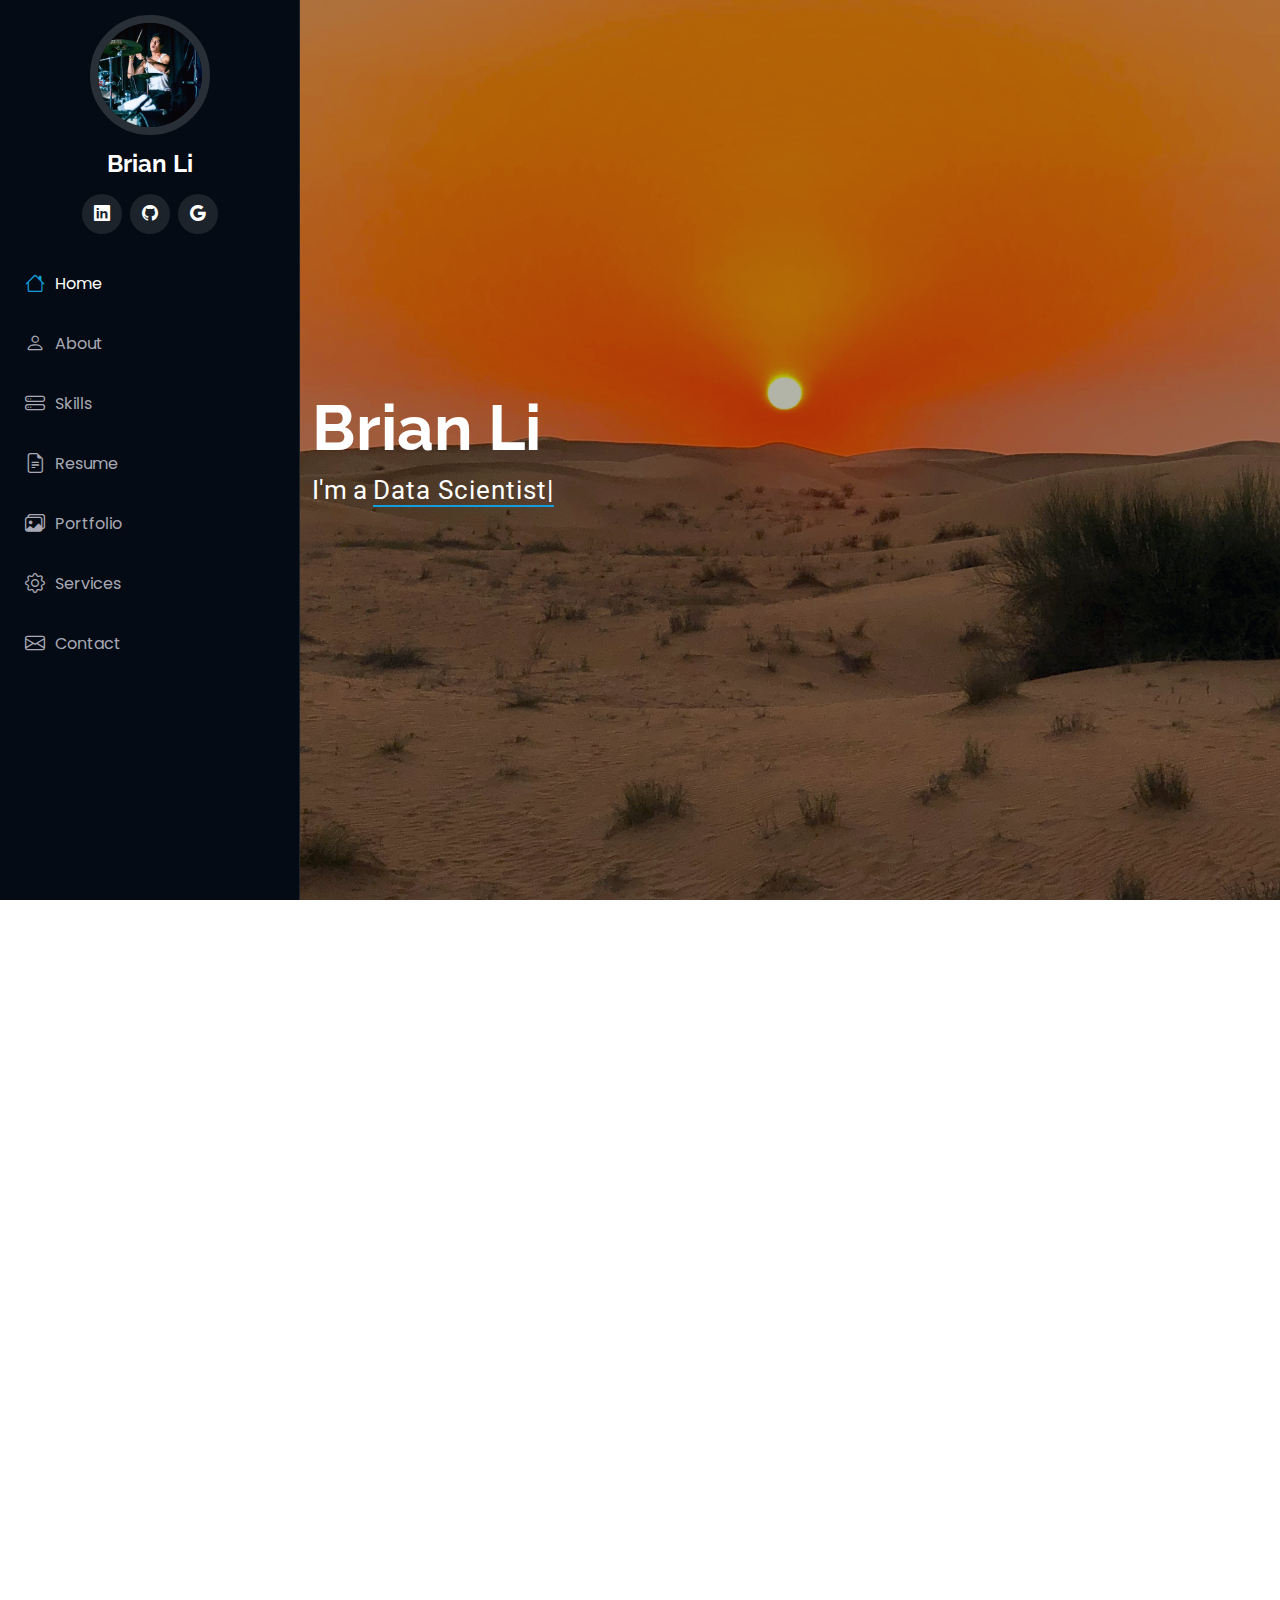
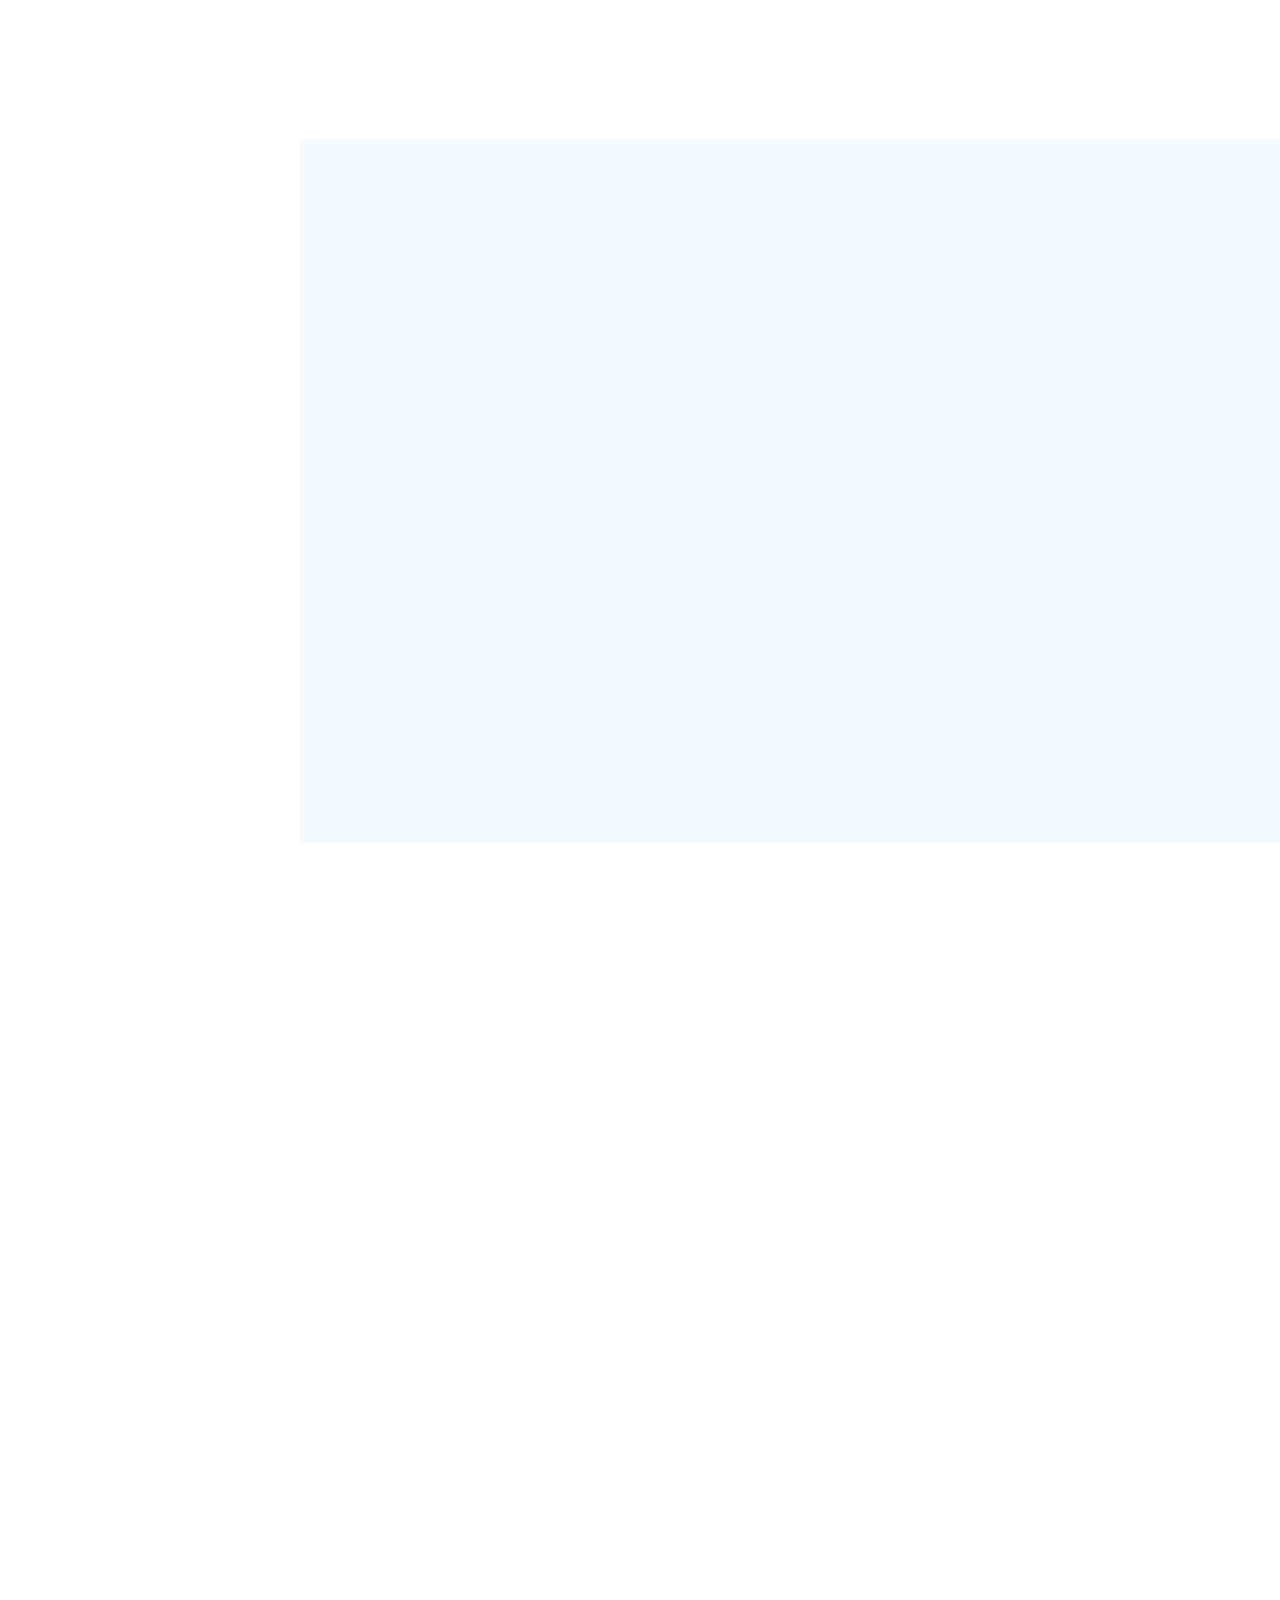
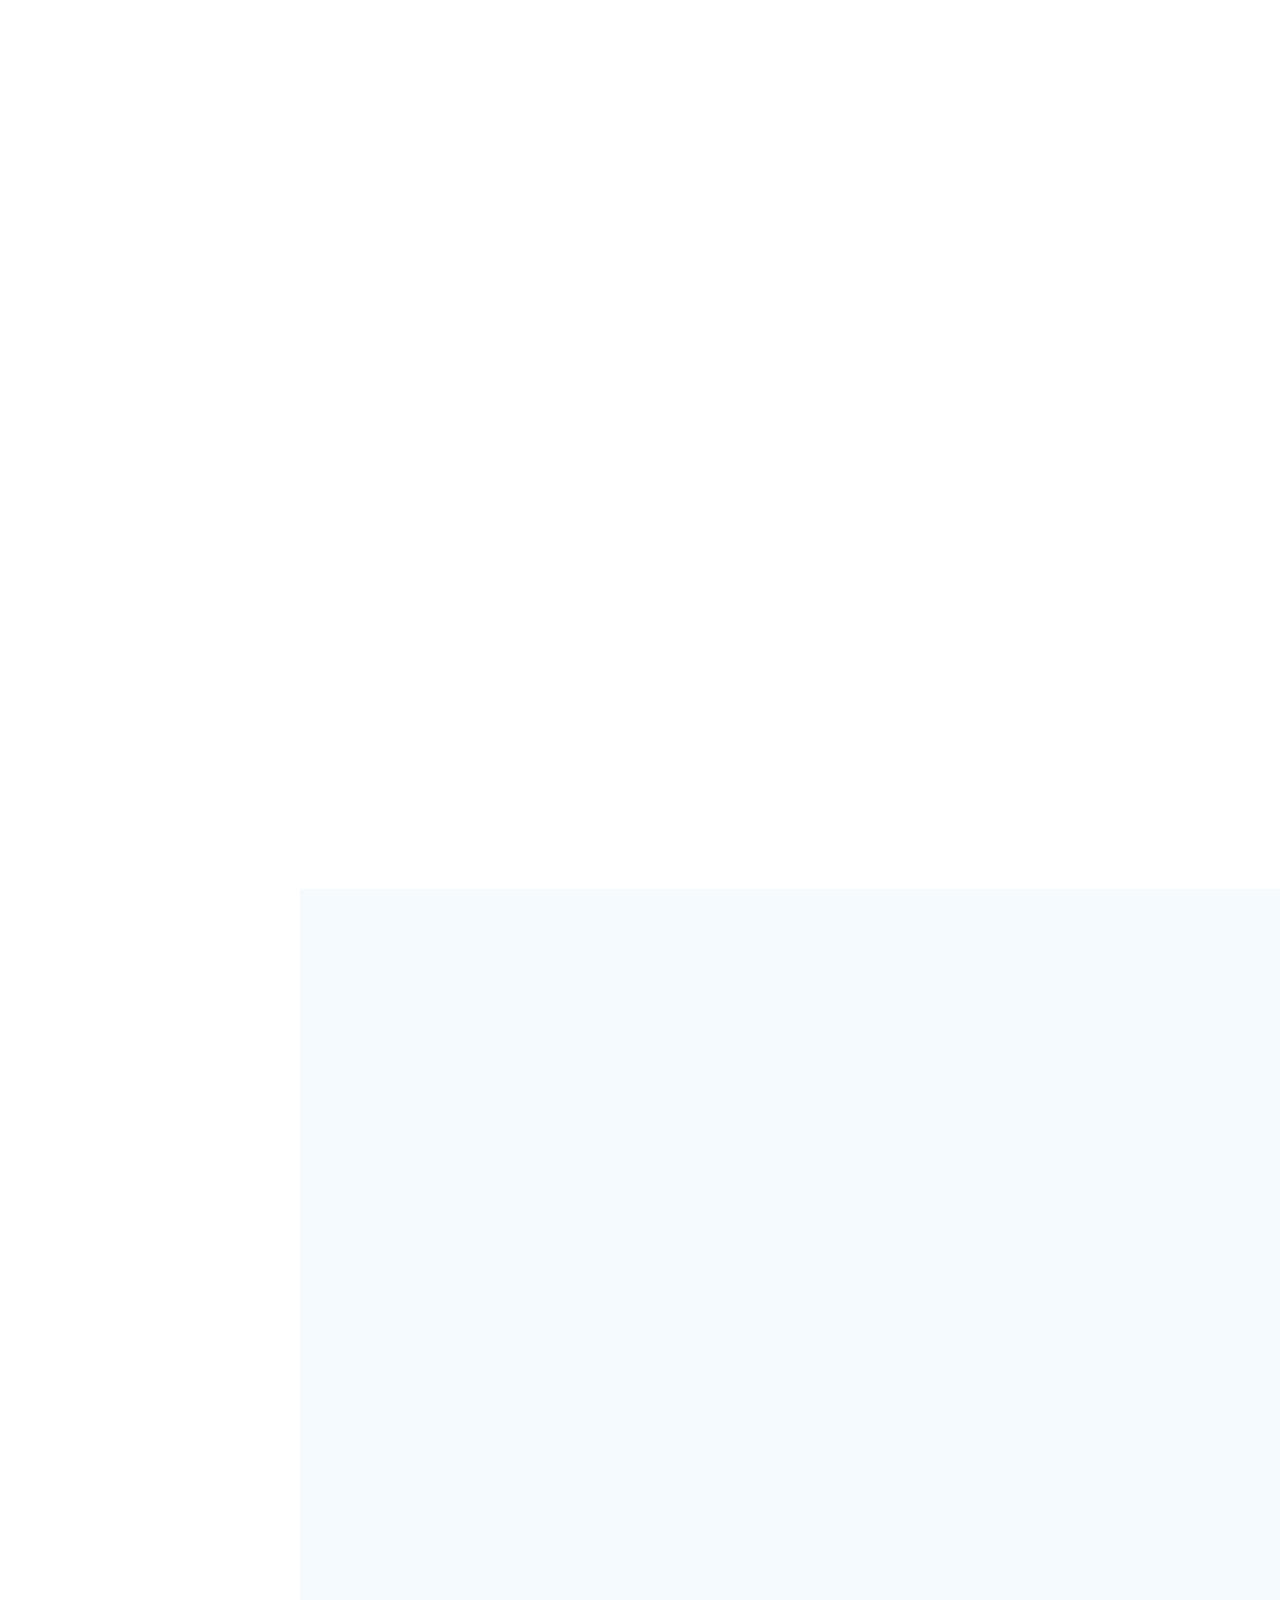
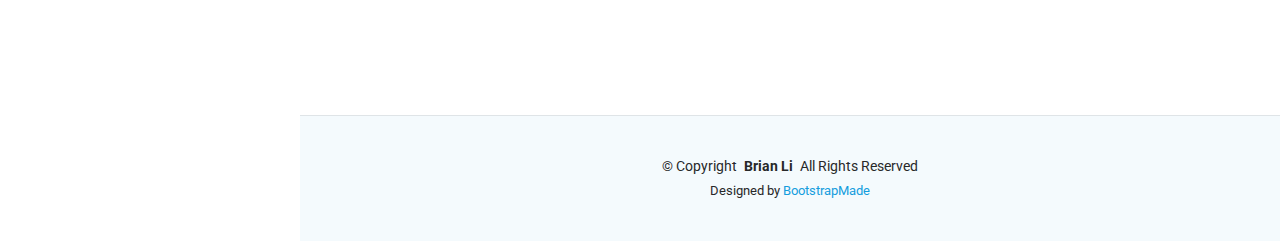
<file: index.html>
<!DOCTYPE html>
<html lang="en">

<head>
  <meta charset="utf-8">
  <meta content="width=device-width, initial-scale=1.0" name="viewport">
  <title>Brian's Portfolio</title>
  <meta content="" name="description">
  <meta content="" name="keywords">

  <!-- Favicons -->
  <link href="assets/img/favicon.png" rel="icon">
  <link href="assets/img/apple-touch-icon.png" rel="apple-touch-icon">

  <!-- Fonts -->
  <link href="https://fonts.googleapis.com" rel="preconnect">
  <link href="https://fonts.gstatic.com" rel="preconnect" crossorigin>
  <link href="https://fonts.googleapis.com/css2?family=Roboto:ital,wght@0,100;0,300;0,400;0,500;0,700;0,900;1,100;1,300;1,400;1,500;1,700;1,900&family=Poppins:ital,wght@0,100;0,200;0,300;0,400;0,500;0,600;0,700;0,800;0,900;1,100;1,200;1,300;1,400;1,500;1,600;1,700;1,800;1,900&family=Raleway:ital,wght@0,100;0,200;0,300;0,400;0,500;0,600;0,700;0,800;0,900;1,100;1,200;1,300;1,400;1,500;1,600;1,700;1,800;1,900&display=swap" rel="stylesheet">

  <!-- Vendor CSS Files -->
  <link href="assets/vendor/bootstrap/css/bootstrap.min.css" rel="stylesheet">
  <link href="assets/vendor/bootstrap-icons/bootstrap-icons.css" rel="stylesheet">
  <link href="assets/vendor/aos/aos.css" rel="stylesheet">
  <link href="assets/vendor/glightbox/css/glightbox.min.css" rel="stylesheet">
  <link href="assets/vendor/swiper/swiper-bundle.min.css" rel="stylesheet">

  <!-- Main CSS File -->
  <link href="assets/css/main.css" rel="stylesheet">

  <!-- =======================================================
  * Template Name: iPortfolio
  * Template URL: https://bootstrapmade.com/iportfolio-bootstrap-portfolio-websites-template/
  * Updated: Jun 29 2024 with Bootstrap v5.3.3
  * Author: BootstrapMade.com
  * License: https://bootstrapmade.com/license/
  ======================================================== -->
</head>

<body class="index-page">

  <header id="header" class="header dark-background d-flex flex-column">
    <i class="header-toggle d-xl-none bi bi-list"></i>

    <div class="profile-img">
      <img src="assets/img/my-profile-img.jpg" alt="" class="img-fluid rounded-circle">
    </div>

    <a href="index.html" class="logo d-flex align-items-center justify-content-center">
      <!-- Uncomment the line below if you also wish to use an image logo -->
      <!-- <img src="assets/img/logo.png" alt=""> -->
      <h1 class="sitename">Brian Li</h1>
    </a>

    <div class="social-links text-center">
      <a href="https://www.linkedin.com/in/bli99/" target = "_blank" class="linkedin"><i class="bi bi-linkedin"></i></a>
      <a href="https://github.com/brianli99" target = "_blank" class="github"><i class="bi bi-github"></i></a>
      <a href="mailto:brianli1999@gmail.com" target="_blank" class="google"><i class="bi bi-google"></i></a>
    </div>

    <nav id="navmenu" class="navmenu">
      <ul>
        <li><a href="#hero" class="active"><i class="bi bi-house navicon"></i>Home</a></li>
        <li><a href="#about"><i class="bi bi-person navicon"></i> About</a></li>
        <li><a href="#skills"><i class="bi bi-hdd-stack navicon"></i> Skills</a></li>
        <li><a href="#resume"><i class="bi bi-file-earmark-text navicon"></i> Resume</a></li>
        <li><a href="#portfolio"><i class="bi bi-images navicon"></i> Portfolio</a></li>
        <li><a href="#services"><i class="bi bi-gear navicon"></i> Services</a></li>
        <li><a href="#contact"><i class="bi bi-envelope navicon"></i> Contact</a></li>
      </ul>
    </nav>

  </header>

  <main class="main">

    <!-- Hero Section -->
    <section id="hero" class="hero section dark-background">
    <img src="assets/img/hero-bg4.jpg" alt="" data-aos="fade-in" class="">



      <div class="container" data-aos="fade-up" data-aos-delay="100">
        <h2>Brian Li</h2>
        <p>I'm a <span class="typed" data-typed-items="Data Scientist, Data Engineer, Developer, Musician">Data Scientist</span><span class="typed-cursor typed-cursor--blink" aria-hidden="true"></span><span class="typed-cursor typed-cursor--blink" aria-hidden="true"></span></p>
      </div>

    </section><!-- /Hero Section -->

    <!-- About Section -->
    <section id="about" class="about section">

      <!-- Section Title -->
      <div class="container section-title" data-aos="fade-up">
        <h2>About</h2>
        <p>As a Data Scientist and Engineer passionate about the intersection of business and predictive analytics, I leverage AI and machine learning to drive impactful, real-world solutions. 
          With a strong foundation in natural language processing, image classification, and advanced language models like Mistral and LLaMA, I am dedicated to developing innovative tools that empower informed decision-making and deliver measurable value.</p>



          <p class="py-3">
            I hold a Master of Science in Data Science and Analytics from Georgetown University (2023) and a Bachelor's degree in Data Science from Hamilton College (2021). My academic and professional journey has equipped me with deep expertise in machine learning algorithms, data engineering practices, model scalability, and solutions architecture. I thrive in environments that challenge me to solve complex problems and drive strategic initiatives, blending technical acumen with business insights.
          </p>
        </div><!-- End Section Title -->

      <div class="container" data-aos="fade-up" data-aos-delay="100">

        <div class="row gy-4 justify-content-center">
          <div class="col-lg-4">
            <img src="assets/img/my-profile-img.jpg" class="img-fluid" alt="">
          </div>
          <div class="col-lg-8 content">
            <h2>Data Scientist &amp; Data Engineer</h2>
            <p class="fst-italic py-3">
              Passionate about the intersection of business and predictive analytics, I leverage AI and machine learning to drive impactful, real-world solutions. With expertise in natural language processing, image classification, and advanced language models, I am dedicated to developing innovative tools that empower informed decision-making.
            </p>
            <div class="row">
              <div class="col-lg-6">
                <ul>
                  <li><i class="bi bi-chevron-right"></i> <strong>Location:</strong> <span>Washington D.C.</span></li>
                  <li><i class="bi bi-chevron-right"></i> <strong>Website:</strong> <span>brianli99.github.io</span></li>
                  <li><i class="bi bi-chevron-right"></i> <strong>Phone:</strong> <span>650-919-4071</span></li>
                  <li><i class="bi bi-chevron-right"></i> <strong>City:</strong> <span>Washington D.C.</span></li>
                </ul>
              </div>
              <div class="col-lg-6">
                <ul>
                  <li><i class="bi bi-chevron-right"></i> <strong>Degree:</strong> <span>Master of Science</span></li>
                  <li><i class="bi bi-chevron-right"></i> <strong>Email:</strong> <span>brian_li@me.com</span></li>
                  <li><i class="bi bi-chevron-right"></i> <strong>LinkedIn:</strong> <span>linkedin.com/in/bli99</span></li>
                  <li><i class="bi bi-chevron-right"></i> <strong>Freelance:</strong> <span>Available</span></li>
                </ul>
              </div>
            </div>
            
          </div>
        </div>

      </div>

    </section><!-- /About Section -->



    <!-- Skills Section -->
    <section id="skills" class="skills section light-background">

      <!-- Section Title -->
      <div class="container section-title" data-aos="fade-up">
        <h2>Skills</h2>
        <p>Technical expertise in data science, machine learning, and data engineering with proficiency in modern cloud platforms and development tools</p>
      </div><!-- End Section Title -->

      <div class="container" data-aos="fade-up" data-aos-delay="100">

        <div class="row skills-content">

          <div class="col-lg-6">
            <h4 class="mb-4">Programming & Technologies</h4>
            <div class="skills-list">
              <div class="skill-item">
                <i class="bi bi-code-slash"></i>
                <span>Python (Scikit-learn, NumPy, SciPy, Pandas)</span>
              </div>
              <div class="skill-item">
                <i class="bi bi-code-slash"></i>
                <span>R, SQL, C++, HTML, CSS, JavaScript</span>
              </div>
              <div class="skill-item">
                <i class="bi bi-cloud"></i>
                <span>AWS (RedShift, QuickSight), Azure, Databricks</span>
              </div>
              <div class="skill-item">
                <i class="bi bi-git"></i>
                <span>Git, GitLab, DevOps, Jira</span>
              </div>
              <div class="skill-item">
                <i class="bi bi-hdd-stack"></i>
                <span>Hadoop, Spark, Linux, TensorFlow</span>
              </div>
            </div>
          </div>

          <div class="col-lg-6">
            <h4 class="mb-4">Data Science & Analytics</h4>
            <div class="skills-list">
              <div class="skill-item">
                <i class="bi bi-graph-up"></i>
                <span>Machine Learning (Supervised/Unsupervised)</span>
              </div>
              <div class="skill-item">
                <i class="bi bi-brain"></i>
                <span>Deep Learning (ANN), Natural Language Processing</span>
              </div>
              <div class="skill-item">
                <i class="bi bi-bar-chart"></i>
                <span>Data Visualization (Tableau, Plotly, D3)</span>
              </div>
              <div class="skill-item">
                <i class="bi bi-database"></i>
                <span>Data Modeling, Digital Storytelling</span>
              </div>
              <div class="skill-item">
                <i class="bi bi-shield-check"></i>
                <span>Data Privacy, Statistical Analysis</span>
              </div>
            </div>
          </div>

        </div>

      </div>

    </section><!-- /Skills Section -->

    <!-- Resume Section -->
    <section id="resume" class="resume section">

      <!-- Section Title -->
      <div class="container section-title" data-aos="fade-up">
        <h2>Resume</h2>
        <p>Professional experience in data science and engineering with expertise in machine learning, data engineering, and cloud platforms. Passionate about leveraging AI and analytics to drive impactful solutions.</p>
      </div><!-- End Section Title -->

      <div class="container">

        <div class="row">

          <div class="col-lg-6" data-aos="fade-up" data-aos-delay="100">
            <h3 class="resume-title">Summary</h3>

            <div class="resume-item pb-0">
              <h4>Brian K. Li</h4>
              <p><em>Innovative and results-driven Data Scientist and Engineer with expertise in machine learning, data engineering, and cloud platforms. Specialized in developing AI solutions, data pipelines, and predictive models that drive business value and strategic decision-making.</em></p>
              <ul>
                <li>Washington D.C.</li>
                <li>650-919-4071</li>
                <li>brian_li@me.com</li>
              </ul>
            </div><!-- End Resume Item -->

            <h3 class="resume-title">Education</h3>
            <div class="resume-item">
              <h4>Master of Science in Data Science & Analytics</h4>
              <h5>2021 - 2023</h5>
              <p><em>Georgetown University, Washington DC</em></p>
              <p>4.0 GPA • Writing Center Tutor • Graduate TA • Scholarship Contest Winner • Student Academic Committee</p>
              <p><strong>Relevant Coursework:</strong> Big Data and Cloud Computing, Neural Networks and Deep Learning, Database Systems for SQL, Advanced Data Visualizations, Statistical Learning, Digital Storytelling, Data Structures and Algorithms</p>
            </div><!-- End Resume Item -->

            <div class="resume-item">
              <h4>Bachelor of Arts in Data Science</h4>
              <h5>2017 - 2021</h5>
              <p><em>Hamilton College, Clinton, NY</em></p>
              <p>Dean's List • Math, Statistics, and Computer Science Focus</p>
            </div><!-- End Resume Item -->

          </div>

          <div class="col-lg-6" data-aos="fade-up" data-aos-delay="200">
            <h3 class="resume-title">Professional Experience</h3>
            <div class="resume-item">
              <h4>Staff Data Engineer | Senior Consultant</h4>
              <h5>2023 - Present</h5>
              <p><em>Booz Allen Hamilton, Washington DC</em></p>
              <ul>
                <li>Data Engineer supporting the Advanced Data Analytics Platform (ADVANA) for the Chief Digital and Artificial Intelligence Office (CDAO)</li>
                <li>Employed VGGNet to reach 89% accuracy in detecting deep-fake AI images, using GradCAM for model interpretability and integrating with custom Streamlit front end</li>
                <li>Developed innovative data engineering pipeline on Databricks to effectively demote sensitive data, ensuring compliance with data privacy regulations</li>
                <li>Successfully migrated 20+ large tables from outdated database to secure, optimized storage solution, improving data accessibility and processing efficiency</li>
                <li>Currently leading client discussions as Engineering Lead, creating data flow diagrams and roadmaps through active stakeholder engagement</li>
              </ul>
            </div><!-- End Resume Item -->

            <div class="resume-item">
              <h4>Data Scientist</h4>
              <h5>2022 - 2023</h5>
              <p><em>PAAY, New York, NY</em></p>
              <ul>
                <li>Created 5+ custom datasets to analyze sales, transactions, and accounts based on users' privacy rights</li>
                <li>Revamped data dictionary and designed AWS training module for internal teams to understand and use data effectively</li>
                <li>Developed and presented multiple dashboards using AWS QuickSight and Redshift on customer and company performance</li>
                <li>Helped teams monitor, analyze, improve, and forecast data through comprehensive analytics solutions</li>
              </ul>
            </div><!-- End Resume Item -->

            <div class="resume-item">
              <h4>Digital Media and Data Science Tutor</h4>
              <h5>2018 - 2021</h5>
              <p><em>Hamilton College, Clinton, NY</em></p>
              <ul>
                <li>Established the Data Science Tutor position by raising concerns from peers to faculty</li>
                <li>Offered expert support in data preparation, visualization, and modeling to 50+ students/faculty</li>
                <li>Provided comprehensive guidance in statistical analysis, programming, and data science methodologies</li>
              </ul>
            </div><!-- End Resume Item -->

          </div>

        </div>

      </div>

    </section><!-- /Resume Section -->

    <!-- Portfolio Section -->
    <section id="portfolio" class="portfolio section light-background">

      <!-- Section Title -->
      <div class="container section-title" data-aos="fade-up">
        <h2>Portfolio</h2>
        <p>Showcase of data science projects, machine learning models, and analytics solutions demonstrating expertise in AI, data engineering, and business intelligence</p>
      </div><!-- End Section Title -->

      <div class="container">

        <div class="isotope-layout" data-default-filter="*" data-layout="masonry" data-sort="original-order">

          <ul class="portfolio-filters isotope-filters" data-aos="fade-up" data-aos-delay="100">
            <li data-filter="*" class="filter-active">All</li>
            <li data-filter=".filter-ml">Machine Learning</li>
            <li data-filter=".filter-data">Data Engineering</li>
            <li data-filter=".filter-viz">Visualization</li>
            <li data-filter=".filter-ai">AI/Deep Learning</li>
          </ul><!-- End Portfolio Filters -->

          <div class="row gy-4 isotope-container" data-aos="fade-up" data-aos-delay="200">

            <div class="col-lg-4 col-md-6 portfolio-item isotope-item filter-ai">
              <div class="portfolio-content h-100">
                <img src="assets/img/portfolio/app-1.jpg" class="img-fluid" alt="">
                <div class="portfolio-info">
                  <h4>Deep-Fake Detection Model</h4>
                  <p>VGGNet-based AI model achieving 89% accuracy in detecting deep-fake images with GradCAM interpretability</p>
                  <a href="assets/img/portfolio/app-1.jpg" title="Deep-Fake Detection Model" data-gallery="portfolio-gallery-ai" class="glightbox preview-link"><i class="bi bi-zoom-in"></i></a>
                  <a href="portfolio-details.html" title="More Details" class="details-link"><i class="bi bi-link-45deg"></i></a>
                </div>
              </div>
            </div><!-- End Portfolio Item -->



            <div class="col-lg-4 col-md-6 portfolio-item isotope-item filter-data">
              <div class="portfolio-content h-100">
                <img src="assets/img/portfolio/app-1.jpg" class="img-fluid" alt="">
                <div class="portfolio-info">
                  <h4>Data Engineering Pipeline</h4>
                  <p>Databricks-based pipeline for sensitive data demotion and compliance with privacy regulations</p>
                  <a href="assets/img/portfolio/app-1.jpg" title="Data Engineering Pipeline" data-gallery="portfolio-gallery-data" class="glightbox preview-link"><i class="bi bi-zoom-in"></i></a>
                  <a href="portfolio-details.html" title="More Details" class="details-link"><i class="bi bi-link-45deg"></i></a>
                </div>
              </div>
            </div><!-- End Portfolio Item -->

            <div class="col-lg-4 col-md-6 portfolio-item isotope-item filter-viz">
              <div class="portfolio-content h-100">
                <img src="assets/img/portfolio/app-1.jpg" class="img-fluid" alt="">
                <div class="portfolio-info">
                  <h4>AWS Analytics Dashboard</h4>
                  <p>Comprehensive dashboards using AWS QuickSight and Redshift for customer and company performance</p>
                  <a href="assets/img/portfolio/app-1.jpg" title="AWS Analytics Dashboard" data-gallery="portfolio-gallery-viz" class="glightbox preview-link"><i class="bi bi-zoom-in"></i></a>
                  <a href="portfolio-details.html" title="More Details" class="details-link"><i class="bi bi-link-45deg"></i></a>
                </div>
              </div>
            </div><!-- End Portfolio Item -->

            <div class="col-lg-4 col-md-6 portfolio-item isotope-item filter-ml">
              <div class="portfolio-content h-100">
                <img src="assets/img/portfolio/app-1.jpg" class="img-fluid" alt="">
                <div class="portfolio-info">
                  <h4>Sales Analytics Model</h4>
                  <p>Custom datasets and predictive models for sales, transactions, and account analysis</p>
                  <a href="assets/img/portfolio/app-1.jpg" title="Sales Analytics Model" data-gallery="portfolio-gallery-ml" class="glightbox preview-link"><i class="bi bi-zoom-in"></i></a>
                  <a href="portfolio-details.html" title="More Details" class="details-link"><i class="bi bi-link-45deg"></i></a>
                </div>
              </div>
            </div><!-- End Portfolio Item -->

          </div><!-- End Portfolio Container -->

        </div>

      </div>

    </section><!-- /Portfolio Section -->

    <!-- Services Section -->
    <section id="services" class="services section">

      <!-- Section Title -->
      <div class="container section-title" data-aos="fade-up">
        <h2>Services</h2>
        <p>Comprehensive data science and engineering solutions to help organizations leverage their data for strategic insights and operational efficiency</p>
      </div><!-- End Section Title -->

      <div class="container">

        <div class="row gy-4">

          <div class="col-lg-4 col-md-6 service-item d-flex" data-aos="fade-up" data-aos-delay="100">
            <div class="icon flex-shrink-0"><i class="bi bi-graph-up"></i></div>
            <div>
              <h4 class="title">Machine Learning & AI</h4>
              <p class="description">Development of predictive models, deep learning solutions, and AI applications including computer vision, natural language processing, and recommendation systems</p>
            </div>
          </div>
          <!-- End Service Item -->

          <div class="col-lg-4 col-md-6 service-item d-flex" data-aos="fade-up" data-aos-delay="200">
            <div class="icon flex-shrink-0"><i class="bi bi-database"></i></div>
            <div>
              <h4 class="title">Data Engineering</h4>
              <p class="description">Design and implementation of scalable data pipelines, ETL processes, and data infrastructure using cloud platforms like AWS, Azure, and Databricks</p>
            </div>
          </div><!-- End Service Item -->

          <div class="col-lg-4 col-md-6 service-item d-flex" data-aos="fade-up" data-aos-delay="300">
            <div class="icon flex-shrink-0"><i class="bi bi-bar-chart"></i></div>
            <div>
              <h4 class="title">Data Analytics & Visualization</h4>
              <p class="description">Comprehensive data analysis, statistical modeling, and interactive visualizations using tools like Tableau, PowerBI, and custom dashboards</p>
            </div>
          </div><!-- End Service Item -->

          <div class="col-lg-4 col-md-6 service-item d-flex" data-aos="fade-up" data-aos-delay="400">
            <div class="icon flex-shrink-0"><i class="bi bi-cloud"></i></div>
            <div>
              <h4 class="title">Cloud Solutions</h4>
              <p class="description">Migration and optimization of data systems to cloud platforms, implementation of serverless architectures, and cloud-native data solutions</p>
            </div>
          </div><!-- End Service Item -->

          <div class="col-lg-4 col-md-6 service-item d-flex" data-aos="fade-up" data-aos-delay="500">
            <div class="icon flex-shrink-0"><i class="bi bi-shield-check"></i></div>
            <div>
              <h4 class="title">Data Privacy & Security</h4>
              <p class="description">Implementation of data governance frameworks, privacy compliance solutions, and secure data handling practices for sensitive information</p>
            </div>
          </div><!-- End Service Item -->

          <div class="col-lg-4 col-md-6 service-item d-flex" data-aos="fade-up" data-aos-delay="600">
            <div class="icon flex-shrink-0"><i class="bi bi-people"></i></div>
            <div>
              <h4 class="title">Consulting & Training</h4>
              <p class="description">Strategic consulting on data initiatives, team training programs, and knowledge transfer to build internal data science capabilities</p>
            </div>
          </div><!-- End Service Item -->

        </div>

      </div>

        </section><!-- /Services Section -->

    <!-- Contact Section -->
    <section id="contact" class="contact section">

      <!-- Section Title -->
      <div class="container section-title" data-aos="fade-up">
        <h2>Contact</h2>
        <p>Interested in collaborating on data science projects, machine learning initiatives, or discussing opportunities? Let's connect and explore how we can work together to drive data-driven solutions.</p>
      </div><!-- End Section Title -->

      <div class="container" data-aos="fade-up" data-aos-delay="100">

        <div class="row gy-4">

          <div class="col-lg-5">

            <div class="info-wrap">
              <div class="info-item d-flex" data-aos="fade-up" data-aos-delay="200">
                <i class="bi bi-envelope flex-shrink-0"></i>
                <div>
                  <h3>Email Us</h3>
                  <p>brian_li@me.com</p>
                </div>
              </div><!-- End Info Item -->
            </div>
          </div>

          <div class="col-lg-7">
            <form action="forms/contact.php" method="post" class="php-email-form" data-aos="fade-up" data-aos-delay="200">
              <div class="row gy-4">

                <div class="col-md-6">
                  <label for="name-field" class="pb-2">Your Name</label>
                  <input type="text" name="name" id="name-field" class="form-control" required="">
                </div>

                <div class="col-md-6">
                  <label for="email-field" class="pb-2">Your Email</label>
                  <input type="email" class="form-control" name="email" id="email-field" required="">
                </div>

                <div class="col-md-12">
                  <label for="subject-field" class="pb-2">Subject</label>
                  <input type="text" class="form-control" name="subject" id="subject-field" required="">
                </div>

                <div class="col-md-12">
                  <label for="message-field" class="pb-2">Message</label>
                  <textarea class="form-control" name="message" rows="10" id="message-field" required=""></textarea>
                </div>

                <div class="col-md-12 text-center">
                  <div class="loading">Loading</div>
                  <div class="error-message"></div>
                  <div class="sent-message">Your message has been sent. Thank you!</div>

                  <button type="submit">Send Message</button>
                </div>

              </div>
            </form>
          </div><!-- End Contact Form -->

        </div>

      </div>

    </section><!-- /Contact Section -->

    </main>

  <footer id="footer" class="footer position-relative light-background">

    <div class="container">
      <div class="copyright text-center ">
        <p>© <span>Copyright</span> <strong class="px-1 sitename">Brian Li</strong> <span>All Rights Reserved</span></p>
      </div>
      <div class="credits">
        <!-- All the links in the footer should remain intact. -->
        <!-- You can delete the links only if you've purchased the pro version. -->
        <!-- Licensing information: https://bootstrapmade.com/license/ -->
        <!-- Purchase the pro version with working PHP/AJAX contact form: [buy-url] -->
        Designed by <a href="https://bootstrapmade.com/">BootstrapMade</a>
      </div>
    </div>

  </footer>

  <!-- Scroll Top -->
  <a href="#" id="scroll-top" class="scroll-top d-flex align-items-center justify-content-center"><i class="bi bi-arrow-up-short"></i></a>

  <!-- Preloader -->
  <div id="preloader"></div>

  <!-- Vendor JS Files -->
  <script src="assets/vendor/bootstrap/js/bootstrap.bundle.min.js"></script>
  <script src="assets/vendor/php-email-form/validate.js"></script>
  <script src="assets/vendor/aos/aos.js"></script>
  <script src="assets/vendor/typed.js/typed.umd.js"></script>
  <script src="assets/vendor/purecounter/purecounter_vanilla.js"></script>
  <script src="assets/vendor/waypoints/noframework.waypoints.js"></script>
  <script src="assets/vendor/glightbox/js/glightbox.min.js"></script>
  <script src="assets/vendor/imagesloaded/imagesloaded.pkgd.min.js"></script>
  <script src="assets/vendor/isotope-layout/isotope.pkgd.min.js"></script>
  <script src="assets/vendor/swiper/swiper-bundle.min.js"></script>

  <!-- Main JS File -->
  <script src="assets/js/main.js"></script>

</body>

</html>
</file>
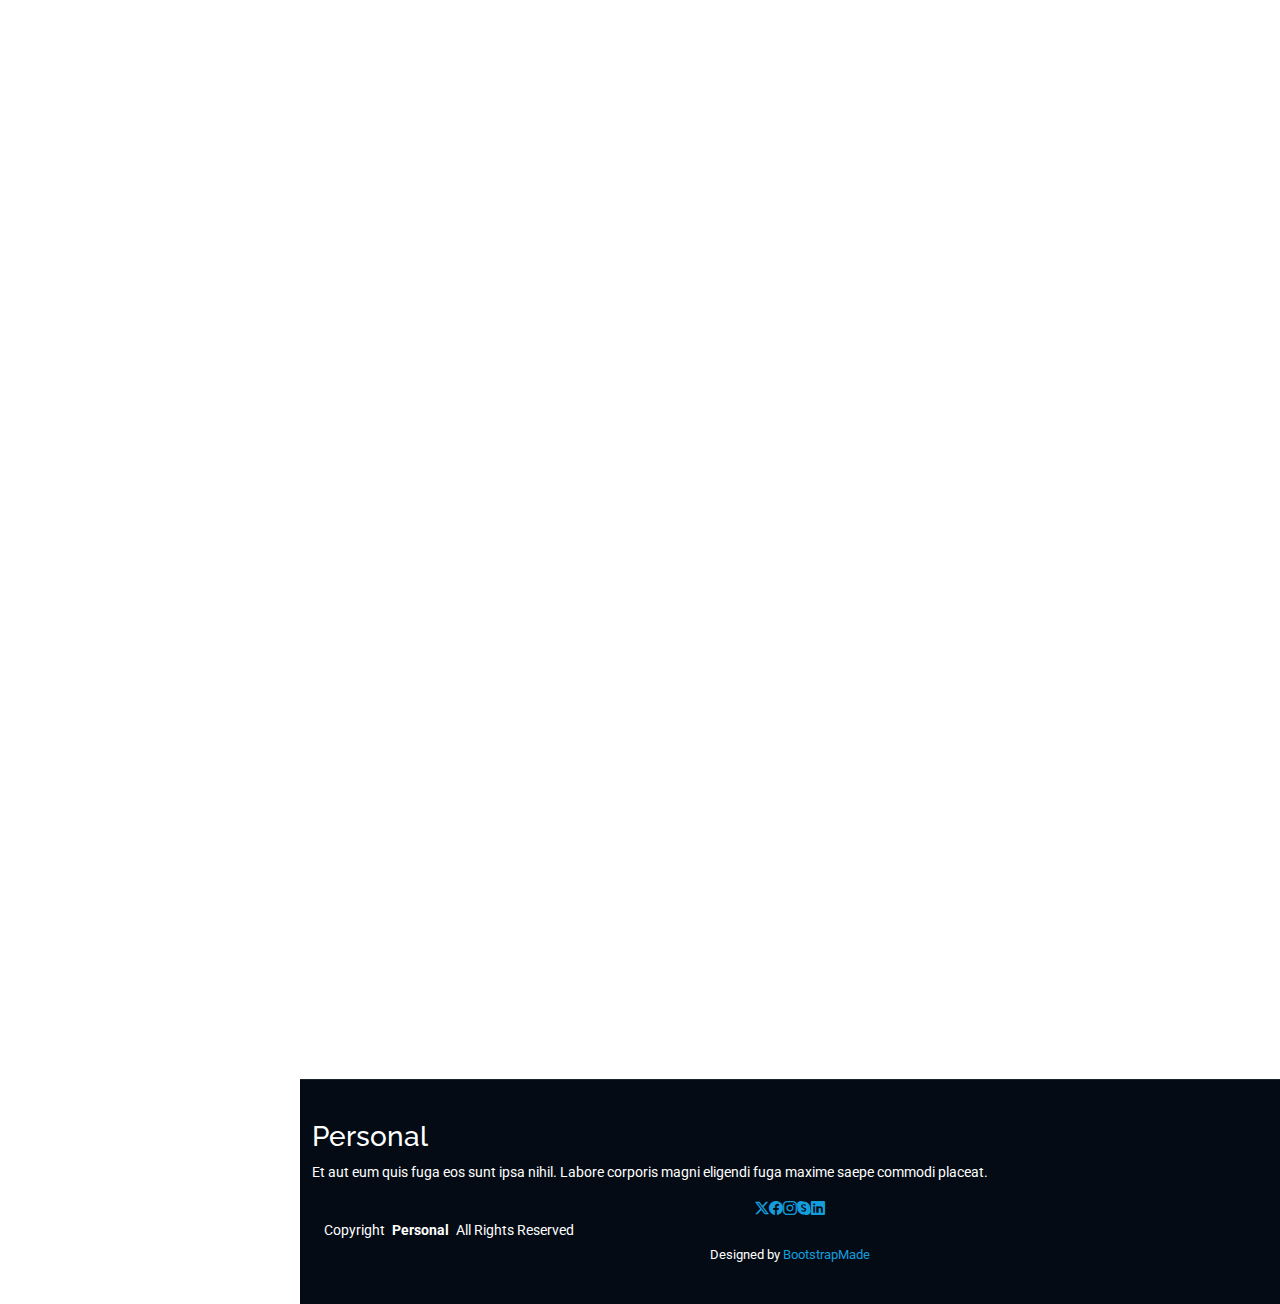
<file: about.html>
<!DOCTYPE html>
<html lang="en">

<head>
  <meta charset="utf-8">
  <meta content="width=device-width, initial-scale=1.0" name="viewport">
  <title>About - Personal Bootstrap Template</title>
  <meta name="description" content="">
  <meta name="keywords" content="">

  <!-- Favicons -->
  <link href="assets/img/favicon.png" rel="icon">
  <link href="assets/img/apple-touch-icon.png" rel="apple-touch-icon">

  <!-- Fonts -->
  <link href="https://fonts.googleapis.com" rel="preconnect">
  <link href="https://fonts.gstatic.com" rel="preconnect" crossorigin>
  <link href="https://fonts.googleapis.com/css2?family=Roboto:ital,wght@0,100;0,300;0,400;0,500;0,700;0,900;1,100;1,300;1,400;1,500;1,700;1,900&family=Poppins:ital,wght@0,100;0,200;0,300;0,400;0,500;0,600;0,700;0,800;0,900;1,100;1,200;1,300;1,400;1,500;1,600;1,700;1,800;1,900&family=Raleway:ital,wght@0,100;0,200;0,300;0,400;0,500;0,600;0,700;0,800;0,900;1,100;1,200;1,300;1,400;1,500;1,600;1,700;1,800;1,900&display=swap" rel="stylesheet">

  <!-- Vendor CSS Files -->
  <link href="assets/vendor/bootstrap/css/bootstrap.min.css" rel="stylesheet">
  <link href="assets/vendor/bootstrap-icons/bootstrap-icons.css" rel="stylesheet">
  <link href="assets/vendor/aos/aos.css" rel="stylesheet">
  <link href="assets/vendor/swiper/swiper-bundle.min.css" rel="stylesheet">
  <link href="assets/vendor/glightbox/css/glightbox.min.css" rel="stylesheet">

  <!-- Main CSS File -->
  <link href="assets/css/main.css" rel="stylesheet">

  <!-- =======================================================
  * Template Name: Personal
  * Template URL: https://bootstrapmade.com/personal-free-resume-bootstrap-template/
  * Updated: Mar 05 2025 with Bootstrap v5.3.3
  * Author: BootstrapMade.com
  * License: https://bootstrapmade.com/license/
  ======================================================== -->
</head>

<body class="about-page">

  <header id="header" class="header d-flex align-items-center fixed-top">
    <div class="container-fluid container-xl position-relative d-flex align-items-center justify-content-between">

      <a href="index.html" class="logo d-flex align-items-center">
        <!-- Uncomment the line below if you also wish to use an image logo -->
        <!-- <img src="assets/img/logo.webp" alt=""> -->
        <h1 class="sitename">Personal</h1>
      </a>

      <nav id="navmenu" class="navmenu">
        <ul>
          <li><a href="index.html">Home</a></li>
          <li><a href="about.html" class="active">About</a></li>
          <li><a href="resume.html">Resume</a></li>
          <li><a href="services.html">Services</a></li>
          <li><a href="portfolio.html">Portfolio</a></li>
          <li class="dropdown"><a href="#"><span>Dropdown</span> <i class="bi bi-chevron-down toggle-dropdown"></i></a>
            <ul>
              <li><a href="#">Dropdown 1</a></li>
              <li class="dropdown"><a href="#"><span>Deep Dropdown</span> <i class="bi bi-chevron-down toggle-dropdown"></i></a>
                <ul>
                  <li><a href="#">Deep Dropdown 1</a></li>
                  <li><a href="#">Deep Dropdown 2</a></li>
                  <li><a href="#">Deep Dropdown 3</a></li>
                  <li><a href="#">Deep Dropdown 4</a></li>
                  <li><a href="#">Deep Dropdown 5</a></li>
                </ul>
              </li>
              <li><a href="#">Dropdown 2</a></li>
              <li><a href="#">Dropdown 3</a></li>
              <li><a href="#">Dropdown 4</a></li>
            </ul>
          </li>
          <li><a href="contact.html">Contact</a></li>
        </ul>
        <i class="mobile-nav-toggle d-xl-none bi bi-list"></i>
      </nav>

    </div>
  </header>

  <main class="main">

    <!-- Page Title -->
    <div class="page-title" data-aos="fade">
      <div class="heading">
        <div class="container">
          <div class="row d-flex justify-content-center text-center">
            <div class="col-lg-8">
              <h1>About</h1>
              <p class="mb-0">Odio et unde deleniti. Deserunt numquam exercitationem. Officiis quo odio sint voluptas consequatur ut a odio voluptatem. Sit dolorum debitis veritatis natus dolores. Quasi ratione sint. Sit quaerat ipsum dolorem.</p>
            </div>
          </div>
        </div>
      </div>
      <nav class="breadcrumbs">
        <div class="container">
          <ol>
            <li><a href="index.html">Home</a></li>
            <li class="current">About</li>
          </ol>
        </div>
      </nav>
    </div><!-- End Page Title -->

    <!-- About Section -->
    <section id="about" class="about section">

      <div class="container" data-aos="fade-up" data-aos-delay="100">

        <div class="row gy-4 justify-content-center">
          <div class="col-lg-4">
            <img src="assets/img/profile-img.jpg" class="img-fluid" alt="">
          </div>
          <div class="col-lg-8 content">
            <h2>UI/UX Designer &amp; Web Developer.</h2>
            <p class="fst-italic py-3">
              Lorem ipsum dolor sit amet, consectetur adipiscing elit, sed do eiusmod tempor incididunt ut labore et dolore
              magna aliqua.
            </p>
            <div class="row">
              <div class="col-lg-6">
                <ul>
                  <li><i class="bi bi-chevron-right"></i> <strong>Birthday:</strong> <span>1 May 1995</span></li>
                  <li><i class="bi bi-chevron-right"></i> <strong>Website:</strong> <span>www.example.com</span></li>
                  <li><i class="bi bi-chevron-right"></i> <strong>Phone:</strong> <span>+123 456 7890</span></li>
                  <li><i class="bi bi-chevron-right"></i> <strong>City:</strong> <span>New York, USA</span></li>
                </ul>
              </div>
              <div class="col-lg-6">
                <ul>
                  <li><i class="bi bi-chevron-right"></i> <strong>Age:</strong> <span>30</span></li>
                  <li><i class="bi bi-chevron-right"></i> <strong>Degree:</strong> <span>Master</span></li>
                  <li><i class="bi bi-chevron-right"></i> <strong>Email:</strong> <span>email@example.com</span></li>
                  <li><i class="bi bi-chevron-right"></i> <strong>Freelance:</strong> <span>Available</span></li>
                </ul>
              </div>
            </div>
            <p class="py-3">
              Officiis eligendi itaque labore et dolorum mollitia officiis optio vero. Quisquam sunt adipisci omnis et ut. Nulla accusantium dolor incidunt officia tempore. Et eius omnis.
              Cupiditate ut dicta maxime officiis quidem quia. Sed et consectetur qui quia repellendus itaque neque.
            </p>
          </div>
        </div>

      </div>

    </section><!-- /About Section -->

    <!-- Stats Section -->
    <section id="stats" class="stats section">

      <div class="container" data-aos="fade-up" data-aos-delay="100">

        <div class="row gy-4">

          <div class="col-lg-3 col-md-6 d-flex flex-column align-items-center">
            <i class="bi bi-emoji-smile"></i>
            <div class="stats-item">
              <span data-purecounter-start="0" data-purecounter-end="232" data-purecounter-duration="1" class="purecounter"></span>
              <p>Happy Clients</p>
            </div>
          </div><!-- End Stats Item -->

          <div class="col-lg-3 col-md-6 d-flex flex-column align-items-center">
            <i class="bi bi-journal-richtext"></i>
            <div class="stats-item">
              <span data-purecounter-start="0" data-purecounter-end="521" data-purecounter-duration="1" class="purecounter"></span>
              <p>Projects</p>
            </div>
          </div><!-- End Stats Item -->

          <div class="col-lg-3 col-md-6 d-flex flex-column align-items-center">
            <i class="bi bi-headset"></i>
            <div class="stats-item">
              <span data-purecounter-start="0" data-purecounter-end="1463" data-purecounter-duration="1" class="purecounter"></span>
              <p>Hours Of Support</p>
            </div>
          </div><!-- End Stats Item -->

          <div class="col-lg-3 col-md-6 d-flex flex-column align-items-center">
            <i class="bi bi-people"></i>
            <div class="stats-item">
              <span data-purecounter-start="0" data-purecounter-end="15" data-purecounter-duration="1" class="purecounter"></span>
              <p>Hard Workers</p>
            </div>
          </div><!-- End Stats Item -->

        </div>

      </div>

    </section><!-- /Stats Section -->

    <!-- Skills Section -->
    <section id="skills" class="skills section">

      <!-- Section Title -->
      <div class="container section-title" data-aos="fade-up">
        <h2>Skills</h2>
        <div><span>My</span> <span class="description-title">Skills</span></div>
      </div><!-- End Section Title -->

      <div class="container" data-aos="fade-up" data-aos-delay="100">

        <div class="row skills-content skills-animation">

          <div class="col-lg-6">

            <div class="progress">
              <span class="skill"><span>HTML</span> <i class="val">100%</i></span>
              <div class="progress-bar-wrap">
                <div class="progress-bar" role="progressbar" aria-valuenow="100" aria-valuemin="0" aria-valuemax="100"></div>
              </div>
            </div><!-- End Skills Item -->

            <div class="progress">
              <span class="skill"><span>CSS</span> <i class="val">90%</i></span>
              <div class="progress-bar-wrap">
                <div class="progress-bar" role="progressbar" aria-valuenow="90" aria-valuemin="0" aria-valuemax="100"></div>
              </div>
            </div><!-- End Skills Item -->

            <div class="progress">
              <span class="skill"><span>JavaScript</span> <i class="val">75%</i></span>
              <div class="progress-bar-wrap">
                <div class="progress-bar" role="progressbar" aria-valuenow="75" aria-valuemin="0" aria-valuemax="100"></div>
              </div>
            </div><!-- End Skills Item -->

          </div>

          <div class="col-lg-6">

            <div class="progress">
              <span class="skill"><span>PHP</span> <i class="val">80%</i></span>
              <div class="progress-bar-wrap">
                <div class="progress-bar" role="progressbar" aria-valuenow="80" aria-valuemin="0" aria-valuemax="100"></div>
              </div>
            </div><!-- End Skills Item -->

            <div class="progress">
              <span class="skill"><span>WordPress/CMS</span> <i class="val">90%</i></span>
              <div class="progress-bar-wrap">
                <div class="progress-bar" role="progressbar" aria-valuenow="90" aria-valuemin="0" aria-valuemax="100"></div>
              </div>
            </div><!-- End Skills Item -->

            <div class="progress">
              <span class="skill"><span>Photoshop</span> <i class="val">55%</i></span>
              <div class="progress-bar-wrap">
                <div class="progress-bar" role="progressbar" aria-valuenow="55" aria-valuemin="0" aria-valuemax="100"></div>
              </div>
            </div><!-- End Skills Item -->

          </div>

        </div>

      </div>

    </section><!-- /Skills Section -->

    <!-- Interests Section -->
    <section id="interests" class="interests section">

      <!-- Section Title -->
      <div class="container section-title" data-aos="fade-up">
        <h2>Features</h2>
        <div><span>I'm</span> <span class="description-title">interested in</span></div>
      </div><!-- End Section Title -->

      <div class="container">

        <div class="row gy-4">

          <div class="col-lg-3 col-md-4" data-aos="fade-up" data-aos-delay="100">
            <div class="features-item">
              <i class="bi bi-eye" style="color: #ffbb2c;"></i>
              <h3><a href="" class="stretched-link">Lorem Ipsum</a></h3>
            </div>
          </div><!-- End Feature Item -->

          <div class="col-lg-3 col-md-4" data-aos="fade-up" data-aos-delay="200">
            <div class="features-item">
              <i class="bi bi-infinity" style="color: #5578ff;"></i>
              <h3><a href="" class="stretched-link">Dolor Sitema</a></h3>
            </div>
          </div><!-- End Feature Item -->

          <div class="col-lg-3 col-md-4" data-aos="fade-up" data-aos-delay="300">
            <div class="features-item">
              <i class="bi bi-mortarboard" style="color: #e80368;"></i>
              <h3><a href="" class="stretched-link">Sed perspiciatis</a></h3>
            </div>
          </div><!-- End Feature Item -->

          <div class="col-lg-3 col-md-4" data-aos="fade-up" data-aos-delay="400">
            <div class="features-item">
              <i class="bi bi-nut" style="color: #e361ff;"></i>
              <h3><a href="" class="stretched-link">Magni Dolores</a></h3>
            </div>
          </div><!-- End Feature Item -->

          <div class="col-lg-3 col-md-4" data-aos="fade-up" data-aos-delay="500">
            <div class="features-item">
              <i class="bi bi-shuffle" style="color: #47aeff;"></i>
              <h3><a href="" class="stretched-link">Nemo Enim</a></h3>
            </div>
          </div><!-- End Feature Item -->

          <div class="col-lg-3 col-md-4" data-aos="fade-up" data-aos-delay="600">
            <div class="features-item">
              <i class="bi bi-star" style="color: #ffa76e;"></i>
              <h3><a href="" class="stretched-link">Eiusmod Tempor</a></h3>
            </div>
          </div><!-- End Feature Item -->

          <div class="col-lg-3 col-md-4" data-aos="fade-up" data-aos-delay="700">
            <div class="features-item">
              <i class="bi bi-x-diamond" style="color: #11dbcf;"></i>
              <h3><a href="" class="stretched-link">Midela Teren</a></h3>
            </div>
          </div><!-- End Feature Item -->

          <div class="col-lg-3 col-md-4" data-aos="fade-up" data-aos-delay="800">
            <div class="features-item">
              <i class="bi bi-camera-video" style="color: #4233ff;"></i>
              <h3><a href="" class="stretched-link">Pira Neve</a></h3>
            </div>
          </div><!-- End Feature Item -->

          <div class="col-lg-3 col-md-4" data-aos="fade-up" data-aos-delay="900">
            <div class="features-item">
              <i class="bi bi-command" style="color: #b2904f;"></i>
              <h3><a href="" class="stretched-link">Dirada Pack</a></h3>
            </div>
          </div><!-- End Feature Item -->

          <div class="col-lg-3 col-md-4" data-aos="fade-up" data-aos-delay="1000">
            <div class="features-item">
              <i class="bi bi-dribbble" style="color: #b20969;"></i>
              <h3><a href="" class="stretched-link">Moton Ideal</a></h3>
            </div>
          </div><!-- End Feature Item -->

          <div class="col-lg-3 col-md-4" data-aos="fade-up" data-aos-delay="1100">
            <div class="features-item">
              <i class="bi bi-activity" style="color: #ff5828;"></i>
              <h3><a href="" class="stretched-link">Verdo Park</a></h3>
            </div>
          </div><!-- End Feature Item -->

          <div class="col-lg-3 col-md-4" data-aos="fade-up" data-aos-delay="1200">
            <div class="features-item">
              <i class="bi bi-brightness-high" style="color: #29cc61;"></i>
              <h3><a href="" class="stretched-link">Flavor Nivelanda</a></h3>
            </div>
          </div><!-- End Feature Item -->

        </div>

      </div>

    </section><!-- /Interests Section -->

    <!-- Testimonials Section -->
    <section id="testimonials" class="testimonials section">

      <!-- Section Title -->
      <div class="container section-title" data-aos="fade-up">
        <h2>Testimonials</h2>
        <div><span>Check my</span> <span class="description-title">Testimonials</span></div>
      </div><!-- End Section Title -->

      <div class="container" data-aos="fade-up" data-aos-delay="100">

        <div class="swiper init-swiper" data-speed="600" data-delay="5000">
          <script type="application/json" class="swiper-config">
            {
              "loop": true,
              "speed": 600,
              "autoplay": {
                "delay": 5000
              },
              "slidesPerView": "auto",
              "pagination": {
                "el": ".swiper-pagination",
                "type": "bullets",
                "clickable": true
              },
              "breakpoints": {
                "320": {
                  "slidesPerView": 1,
                  "spaceBetween": 40
                },
                "1200": {
                  "slidesPerView": 3,
                  "spaceBetween": 20
                }
              }
            }
          </script>
          <div class="swiper-wrapper">

            <div class="swiper-slide">
              <div class="testimonial-item" "="">
            <p>
              <i class=" bi bi-quote quote-icon-left"></i>
                <span>Proin iaculis purus consequat sem cure digni ssim donec porttitora entum suscipit rhoncus. Accusantium quam, ultricies eget id, aliquam eget nibh et. Maecen aliquam, risus at semper.</span>
                <i class="bi bi-quote quote-icon-right"></i>
                </p>
                <img src="assets/img/person/person-m-9.webp" class="testimonial-img" alt="">
                <h3>Saul Goodman</h3>
                <h4>Ceo &amp; Founder</h4>
              </div>
            </div><!-- End testimonial item -->

            <div class="swiper-slide">
              <div class="testimonial-item">
                <p>
                  <i class="bi bi-quote quote-icon-left"></i>
                  <span>Export tempor illum tamen malis malis eram quae irure esse labore quem cillum quid malis quorum velit fore eram velit sunt aliqua noster fugiat irure amet legam anim culpa.</span>
                  <i class="bi bi-quote quote-icon-right"></i>
                </p>
                <img src="assets/img/person/person-f-5.webp" class="testimonial-img" alt="">
                <h3>Sara Wilsson</h3>
                <h4>Designer</h4>
              </div>
            </div><!-- End testimonial item -->

            <div class="swiper-slide">
              <div class="testimonial-item">
                <p>
                  <i class="bi bi-quote quote-icon-left"></i>
                  <span>Enim nisi quem export duis labore cillum quae magna enim sint quorum nulla quem veniam duis minim tempor labore quem eram duis noster aute amet eram fore quis sint minim.</span>
                  <i class="bi bi-quote quote-icon-right"></i>
                </p>
                <img src="assets/img/person/person-f-12.webp" class="testimonial-img" alt="">
                <h3>Jena Karlis</h3>
                <h4>Store Owner</h4>
              </div>
            </div><!-- End testimonial item -->

            <div class="swiper-slide">
              <div class="testimonial-item">
                <p>
                  <i class="bi bi-quote quote-icon-left"></i>
                  <span>Fugiat enim eram quae cillum dolore dolor amet nulla culpa multos export minim fugiat dolor enim duis veniam ipsum anim magna sunt elit fore quem dolore labore illum veniam.</span>
                  <i class="bi bi-quote quote-icon-right"></i>
                </p>
                <img src="assets/img/person/person-m-12.webp" class="testimonial-img" alt="">
                <h3>Matt Brandon</h3>
                <h4>Freelancer</h4>
              </div>
            </div><!-- End testimonial item -->

            <div class="swiper-slide">
              <div class="testimonial-item">
                <p>
                  <i class="bi bi-quote quote-icon-left"></i>
                  <span>Quis quorum aliqua sint quem legam fore sunt eram irure aliqua veniam tempor noster veniam sunt culpa nulla illum cillum fugiat legam esse veniam culpa fore nisi cillum quid.</span>
                  <i class="bi bi-quote quote-icon-right"></i>
                </p>
                <img src="assets/img/person/person-m-13.webp" class="testimonial-img" alt="">
                <h3>John Larson</h3>
                <h4>Entrepreneur</h4>
              </div>
            </div><!-- End testimonial item -->

          </div>
          <div class="swiper-pagination"></div>
        </div>

      </div>

    </section><!-- /Testimonials Section -->

  </main>

  <footer id="footer" class="footer dark-background">
    <div class="container">
      <h3 class="sitename">Personal</h3>
      <p>Et aut eum quis fuga eos sunt ipsa nihil. Labore corporis magni eligendi fuga maxime saepe commodi placeat.</p>
      <div class="social-links d-flex justify-content-center">
        <a href=""><i class="bi bi-twitter-x"></i></a>
        <a href=""><i class="bi bi-facebook"></i></a>
        <a href=""><i class="bi bi-instagram"></i></a>
        <a href=""><i class="bi bi-skype"></i></a>
        <a href=""><i class="bi bi-linkedin"></i></a>
      </div>
      <div class="container">
        <div class="copyright">
          <span>Copyright</span> <strong class="px-1 sitename">Personal</strong> <span>All Rights Reserved</span>
        </div>
        <div class="credits">
          <!-- All the links in the footer should remain intact. -->
          <!-- You can delete the links only if you've purchased the pro version. -->
          <!-- Licensing information: https://bootstrapmade.com/license/ -->
          <!-- Purchase the pro version with working PHP/AJAX contact form: [buy-url] -->
          Designed by <a href="https://bootstrapmade.com/">BootstrapMade</a>
        </div>
      </div>
    </div>
  </footer>

  <!-- Scroll Top -->
  <a href="#" id="scroll-top" class="scroll-top d-flex align-items-center justify-content-center"><i class="bi bi-arrow-up-short"></i></a>

  <!-- Preloader -->
  <div id="preloader"></div>

  <!-- Vendor JS Files -->
  <script src="assets/vendor/bootstrap/js/bootstrap.bundle.min.js"></script>
  <script src="assets/vendor/php-email-form/validate.js"></script>
  <script src="assets/vendor/aos/aos.js"></script>
  <script src="assets/vendor/typed.js/typed.umd.js"></script>
  <script src="assets/vendor/purecounter/purecounter_vanilla.js"></script>
  <script src="assets/vendor/waypoints/noframework.waypoints.js"></script>
  <script src="assets/vendor/swiper/swiper-bundle.min.js"></script>
  <script src="assets/vendor/glightbox/js/glightbox.min.js"></script>
  <script src="assets/vendor/imagesloaded/imagesloaded.pkgd.min.js"></script>
  <script src="assets/vendor/isotope-layout/isotope.pkgd.min.js"></script>

  <!-- Main JS File -->
  <script src="assets/js/main.js"></script>

</body>

</html>
</file>
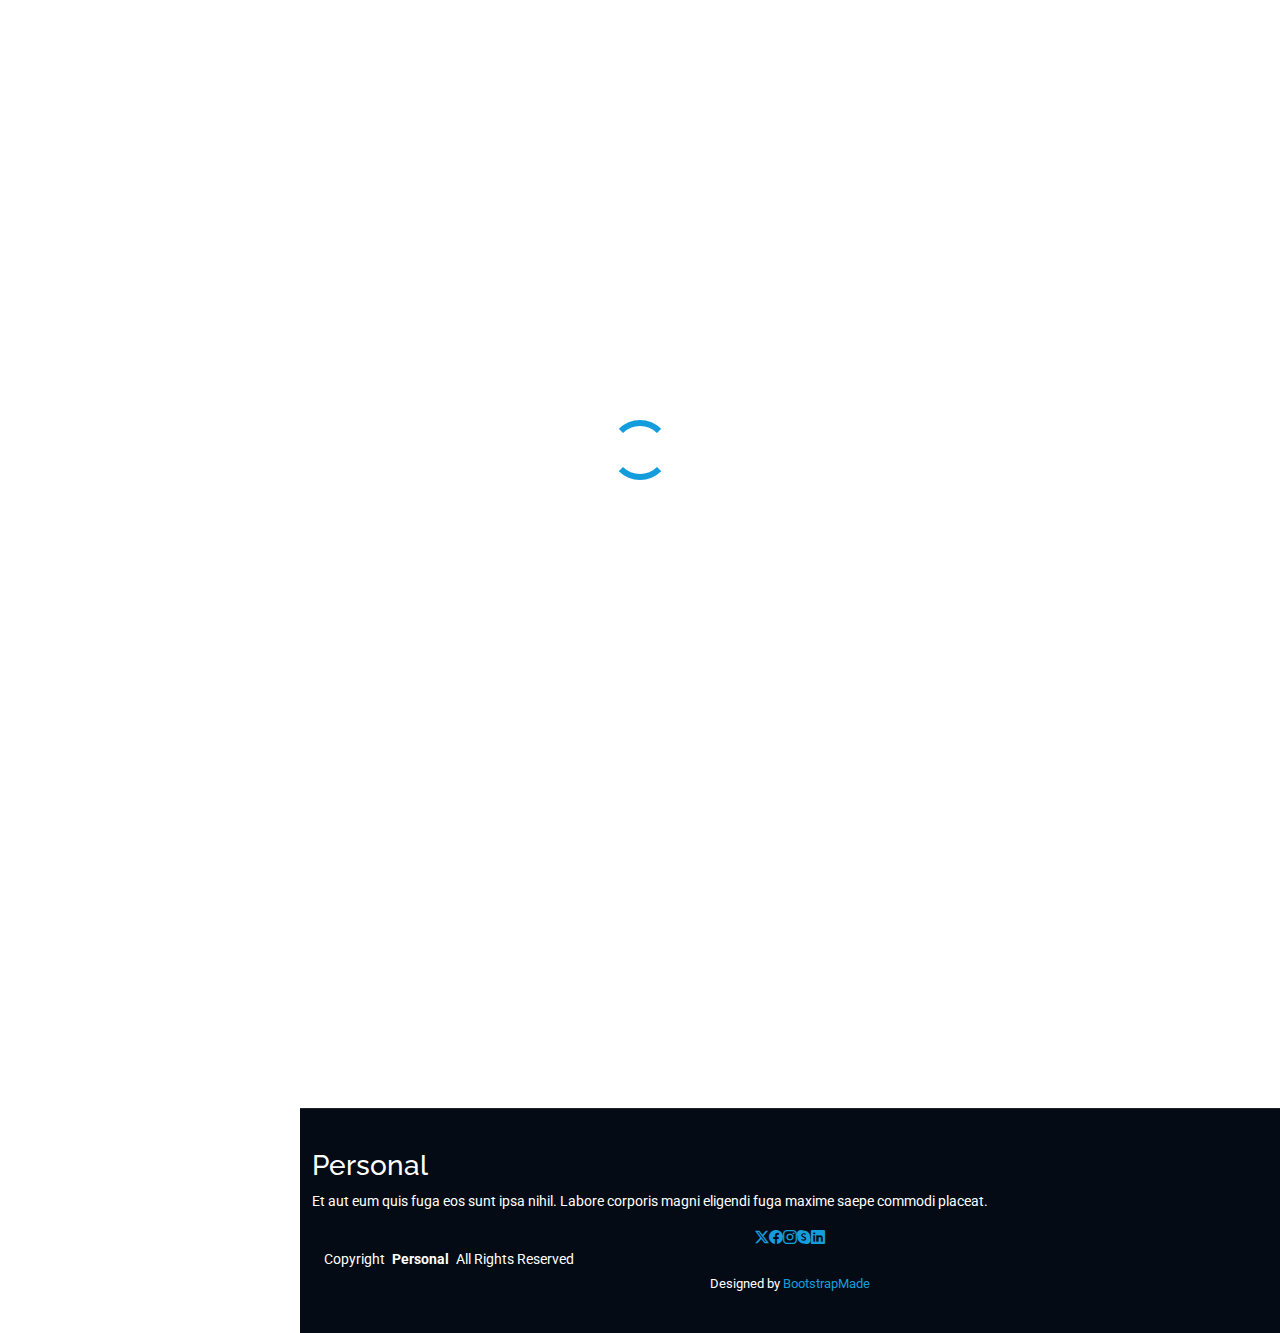
<file: contact.html>
<!DOCTYPE html>
<html lang="en">

<head>
  <meta charset="utf-8">
  <meta content="width=device-width, initial-scale=1.0" name="viewport">
  <title>Contact - Personal Bootstrap Template</title>
  <meta name="description" content="">
  <meta name="keywords" content="">

  <!-- Favicons -->
  <link href="assets/img/favicon.png" rel="icon">
  <link href="assets/img/apple-touch-icon.png" rel="apple-touch-icon">

  <!-- Fonts -->
  <link href="https://fonts.googleapis.com" rel="preconnect">
  <link href="https://fonts.gstatic.com" rel="preconnect" crossorigin>
  <link href="https://fonts.googleapis.com/css2?family=Roboto:ital,wght@0,100;0,300;0,400;0,500;0,700;0,900;1,100;1,300;1,400;1,500;1,700;1,900&family=Poppins:ital,wght@0,100;0,200;0,300;0,400;0,500;0,600;0,700;0,800;0,900;1,100;1,200;1,300;1,400;1,500;1,600;1,700;1,800;1,900&family=Raleway:ital,wght@0,100;0,200;0,300;0,400;0,500;0,600;0,700;0,800;0,900;1,100;1,200;1,300;1,400;1,500;1,600;1,700;1,800;1,900&display=swap" rel="stylesheet">

  <!-- Vendor CSS Files -->
  <link href="assets/vendor/bootstrap/css/bootstrap.min.css" rel="stylesheet">
  <link href="assets/vendor/bootstrap-icons/bootstrap-icons.css" rel="stylesheet">
  <link href="assets/vendor/aos/aos.css" rel="stylesheet">
  <link href="assets/vendor/swiper/swiper-bundle.min.css" rel="stylesheet">
  <link href="assets/vendor/glightbox/css/glightbox.min.css" rel="stylesheet">

  <!-- Main CSS File -->
  <link href="assets/css/main.css" rel="stylesheet">

  <!-- =======================================================
  * Template Name: Personal
  * Template URL: https://bootstrapmade.com/personal-free-resume-bootstrap-template/
  * Updated: Mar 05 2025 with Bootstrap v5.3.3
  * Author: BootstrapMade.com
  * License: https://bootstrapmade.com/license/
  ======================================================== -->
</head>

<body class="contact-page">

  <header id="header" class="header d-flex align-items-center fixed-top">
    <div class="container-fluid container-xl position-relative d-flex align-items-center justify-content-between">

      <a href="index.html" class="logo d-flex align-items-center">
        <!-- Uncomment the line below if you also wish to use an image logo -->
        <!-- <img src="assets/img/logo.webp" alt=""> -->
        <h1 class="sitename">Personal</h1>
      </a>

      <nav id="navmenu" class="navmenu">
        <ul>
          <li><a href="index.html">Home</a></li>
          <li><a href="about.html">About</a></li>
          <li><a href="resume.html">Resume</a></li>
          <li><a href="services.html">Services</a></li>
          <li><a href="portfolio.html">Portfolio</a></li>
          <li class="dropdown"><a href="#"><span>Dropdown</span> <i class="bi bi-chevron-down toggle-dropdown"></i></a>
            <ul>
              <li><a href="#">Dropdown 1</a></li>
              <li class="dropdown"><a href="#"><span>Deep Dropdown</span> <i class="bi bi-chevron-down toggle-dropdown"></i></a>
                <ul>
                  <li><a href="#">Deep Dropdown 1</a></li>
                  <li><a href="#">Deep Dropdown 2</a></li>
                  <li><a href="#">Deep Dropdown 3</a></li>
                  <li><a href="#">Deep Dropdown 4</a></li>
                  <li><a href="#">Deep Dropdown 5</a></li>
                </ul>
              </li>
              <li><a href="#">Dropdown 2</a></li>
              <li><a href="#">Dropdown 3</a></li>
              <li><a href="#">Dropdown 4</a></li>
            </ul>
          </li>
          <li><a href="contact.html" class="active">Contact</a></li>
        </ul>
        <i class="mobile-nav-toggle d-xl-none bi bi-list"></i>
      </nav>

    </div>
  </header>

  <main class="main">

    <!-- Page Title -->
    <div class="page-title" data-aos="fade">
      <div class="heading">
        <div class="container">
          <div class="row d-flex justify-content-center text-center">
            <div class="col-lg-8">
              <h1>Contact</h1>
              <p class="mb-0">Odio et unde deleniti. Deserunt numquam exercitationem. Officiis quo odio sint voluptas consequatur ut a odio voluptatem. Sit dolorum debitis veritatis natus dolores. Quasi ratione sint. Sit quaerat ipsum dolorem.</p>
            </div>
          </div>
        </div>
      </div>
      <nav class="breadcrumbs">
        <div class="container">
          <ol>
            <li><a href="index.html">Home</a></li>
            <li class="current">Contact</li>
          </ol>
        </div>
      </nav>
    </div><!-- End Page Title -->

    <!-- Contact Section -->
    <section id="contact" class="contact section">

      <div class="container" data-aos="fade-up" data-aos-delay="100">

        <div class="row gy-4">

          <div class="col-md-6">
            <div class="info-item d-flex align-items-center" data-aos="fade-up" data-aos-delay="200">
              <i class="icon bi bi-geo-alt flex-shrink-0"></i>
              <div>
                <h3>Address</h3>
                <p>A108 Adam Street, New York, NY 535022</p>
              </div>
            </div>
          </div><!-- End Info Item -->

          <div class="col-md-6">
            <div class="info-item d-flex align-items-center" data-aos="fade-up" data-aos-delay="300">
              <i class="icon bi bi-telephone flex-shrink-0"></i>
              <div>
                <h3>Call Me</h3>
                <p>+1 5589 55488 55</p>
              </div>
            </div>
          </div><!-- End Info Item -->

          <div class="col-md-6">
            <div class="info-item d-flex align-items-center" data-aos="fade-up" data-aos-delay="400">
              <i class="icon bi bi-envelope flex-shrink-0"></i>
              <div>
                <h3>Email Us</h3>
                <p>info@example.com</p>
              </div>
            </div>
          </div><!-- End Info Item -->

          <div class="col-md-6">
            <div class="info-item d-flex align-items-center" data-aos="fade-up" data-aos-delay="500">
              <i class="icon bi bi-share flex-shrink-0"></i>
              <div>
                <h3>Social Profiles</h3>
                <div class="social-links">
                  <a href="#"><i class="bi bi-twitter-x"></i></a>
                  <a href="#"><i class="bi bi-facebook"></i></a>
                  <a href="#"><i class="bi bi-instagram"></i></a>
                  <a href="#"><i class="bi bi-skype"></i></a>
                  <a href="#"><i class="bi bi-linkedin"></i></a>
                </div>
              </div>
            </div>
          </div><!-- End Info Item -->

        </div>

        <form action="forms/contact.php" method="post" class="php-email-form" data-aos="fade-up" data-aos-delay="600">
          <div class="row gy-4">

            <div class="col-md-6">
              <input type="text" name="name" class="form-control" placeholder="Your Name" required="">
            </div>

            <div class="col-md-6 ">
              <input type="email" class="form-control" name="email" placeholder="Your Email" required="">
            </div>

            <div class="col-md-12">
              <input type="text" class="form-control" name="subject" placeholder="Subject" required="">
            </div>

            <div class="col-md-12">
              <textarea class="form-control" name="message" rows="6" placeholder="Message" required=""></textarea>
            </div>

            <div class="col-md-12 text-center">
              <div class="loading">Loading</div>
              <div class="error-message"></div>
              <div class="sent-message">Your message has been sent. Thank you!</div>

              <button type="submit">Send Message</button>
            </div>

          </div>
        </form><!-- End Contact Form -->

      </div>

    </section><!-- /Contact Section -->

  </main>

  <footer id="footer" class="footer dark-background">
    <div class="container">
      <h3 class="sitename">Personal</h3>
      <p>Et aut eum quis fuga eos sunt ipsa nihil. Labore corporis magni eligendi fuga maxime saepe commodi placeat.</p>
      <div class="social-links d-flex justify-content-center">
        <a href=""><i class="bi bi-twitter-x"></i></a>
        <a href=""><i class="bi bi-facebook"></i></a>
        <a href=""><i class="bi bi-instagram"></i></a>
        <a href=""><i class="bi bi-skype"></i></a>
        <a href=""><i class="bi bi-linkedin"></i></a>
      </div>
      <div class="container">
        <div class="copyright">
          <span>Copyright</span> <strong class="px-1 sitename">Personal</strong> <span>All Rights Reserved</span>
        </div>
        <div class="credits">
          <!-- All the links in the footer should remain intact. -->
          <!-- You can delete the links only if you've purchased the pro version. -->
          <!-- Licensing information: https://bootstrapmade.com/license/ -->
          <!-- Purchase the pro version with working PHP/AJAX contact form: [buy-url] -->
          Designed by <a href="https://bootstrapmade.com/">BootstrapMade</a>
        </div>
      </div>
    </div>
  </footer>

  <!-- Scroll Top -->
  <a href="#" id="scroll-top" class="scroll-top d-flex align-items-center justify-content-center"><i class="bi bi-arrow-up-short"></i></a>

  <!-- Preloader -->
  <div id="preloader"></div>

  <!-- Vendor JS Files -->
  <script src="assets/vendor/bootstrap/js/bootstrap.bundle.min.js"></script>
  <script src="assets/vendor/php-email-form/validate.js"></script>
  <script src="assets/vendor/aos/aos.js"></script>
  <script src="assets/vendor/typed.js/typed.umd.js"></script>
  <script src="assets/vendor/purecounter/purecounter_vanilla.js"></script>
  <script src="assets/vendor/waypoints/noframework.waypoints.js"></script>
  <script src="assets/vendor/swiper/swiper-bundle.min.js"></script>
  <script src="assets/vendor/glightbox/js/glightbox.min.js"></script>
  <script src="assets/vendor/imagesloaded/imagesloaded.pkgd.min.js"></script>
  <script src="assets/vendor/isotope-layout/isotope.pkgd.min.js"></script>

  <!-- Main JS File -->
  <script src="assets/js/main.js"></script>

</body>

</html>
</file>
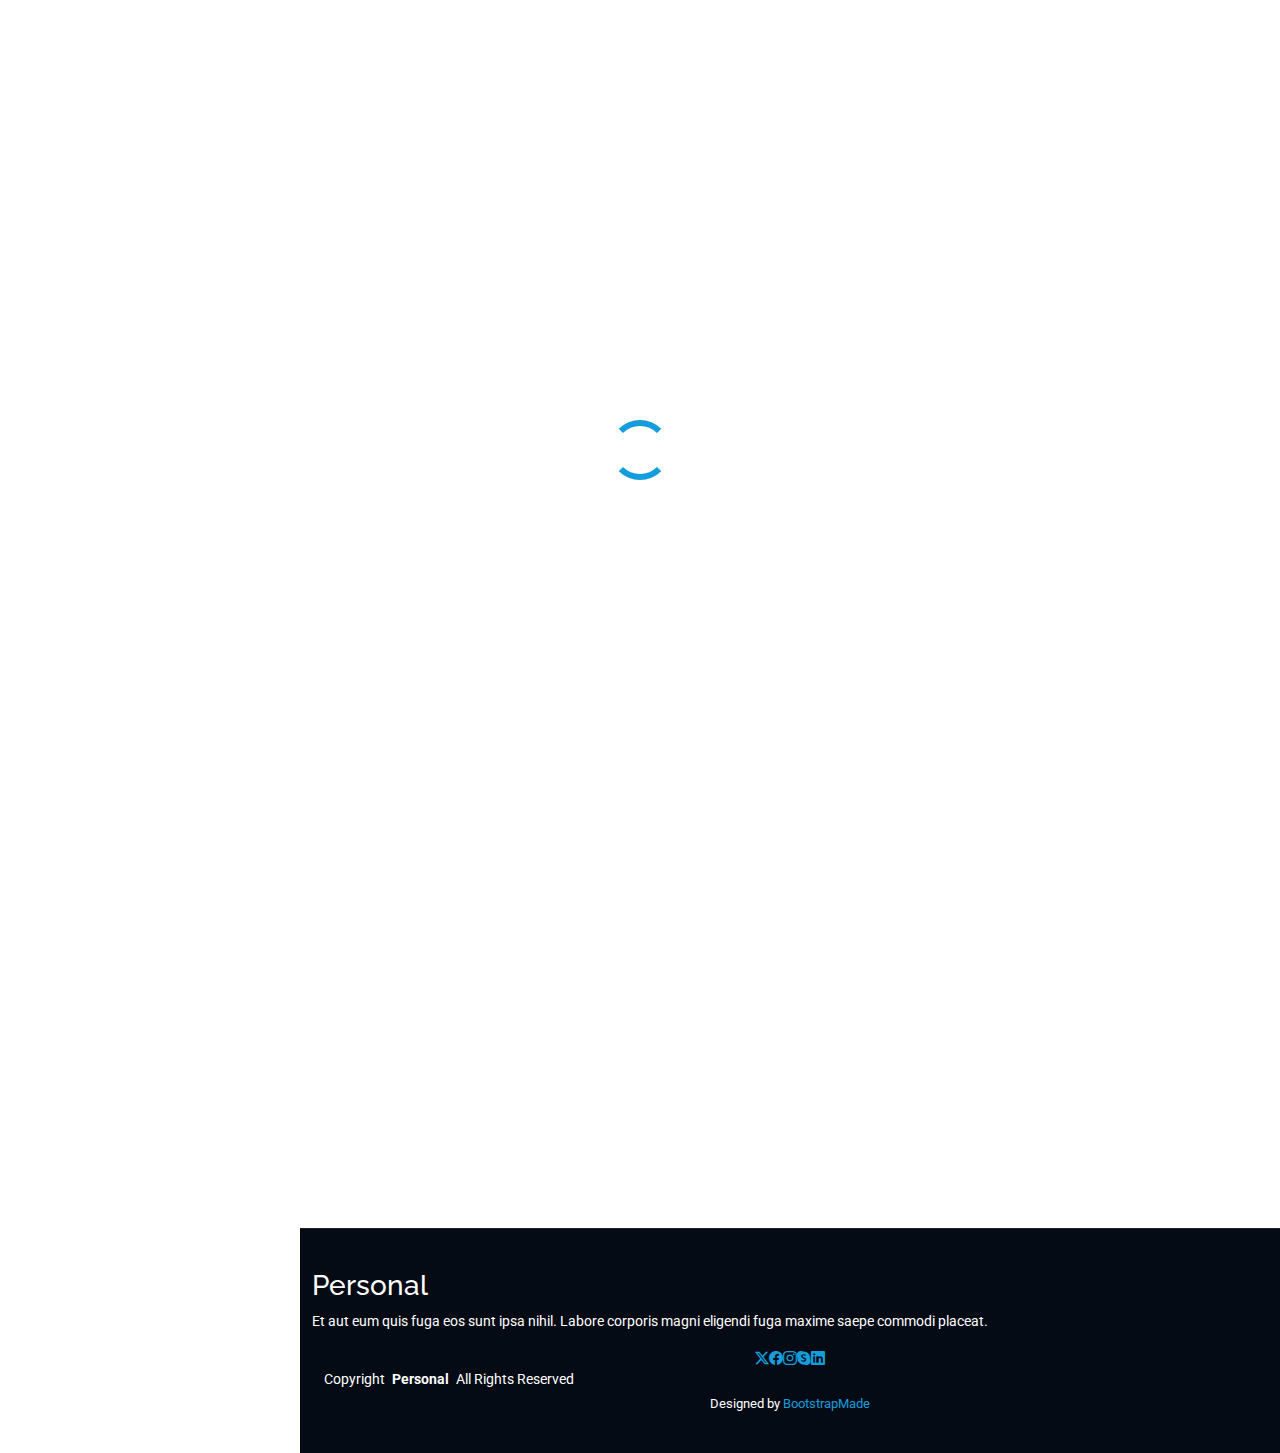
<file: portfolio.html>
<!DOCTYPE html>
<html lang="en">

<head>
  <meta charset="utf-8">
  <meta content="width=device-width, initial-scale=1.0" name="viewport">
  <title>Portfolio - Personal Bootstrap Template</title>
  <meta name="description" content="">
  <meta name="keywords" content="">

  <!-- Favicons -->
  <link href="assets/img/favicon.png" rel="icon">
  <link href="assets/img/apple-touch-icon.png" rel="apple-touch-icon">

  <!-- Fonts -->
  <link href="https://fonts.googleapis.com" rel="preconnect">
  <link href="https://fonts.gstatic.com" rel="preconnect" crossorigin>
  <link href="https://fonts.googleapis.com/css2?family=Roboto:ital,wght@0,100;0,300;0,400;0,500;0,700;0,900;1,100;1,300;1,400;1,500;1,700;1,900&family=Poppins:ital,wght@0,100;0,200;0,300;0,400;0,500;0,600;0,700;0,800;0,900;1,100;1,200;1,300;1,400;1,500;1,600;1,700;1,800;1,900&family=Raleway:ital,wght@0,100;0,200;0,300;0,400;0,500;0,600;0,700;0,800;0,900;1,100;1,200;1,300;1,400;1,500;1,600;1,700;1,800;1,900&display=swap" rel="stylesheet">

  <!-- Vendor CSS Files -->
  <link href="assets/vendor/bootstrap/css/bootstrap.min.css" rel="stylesheet">
  <link href="assets/vendor/bootstrap-icons/bootstrap-icons.css" rel="stylesheet">
  <link href="assets/vendor/aos/aos.css" rel="stylesheet">
  <link href="assets/vendor/swiper/swiper-bundle.min.css" rel="stylesheet">
  <link href="assets/vendor/glightbox/css/glightbox.min.css" rel="stylesheet">

  <!-- Main CSS File -->
  <link href="assets/css/main.css" rel="stylesheet">

  <!-- =======================================================
  * Template Name: Personal
  * Template URL: https://bootstrapmade.com/personal-free-resume-bootstrap-template/
  * Updated: Mar 05 2025 with Bootstrap v5.3.3
  * Author: BootstrapMade.com
  * License: https://bootstrapmade.com/license/
  ======================================================== -->
</head>

<body class="portfolio-page">

  <header id="header" class="header d-flex align-items-center fixed-top">
    <div class="container-fluid container-xl position-relative d-flex align-items-center justify-content-between">

      <a href="index.html" class="logo d-flex align-items-center">
        <!-- Uncomment the line below if you also wish to use an image logo -->
        <!-- <img src="assets/img/logo.webp" alt=""> -->
        <h1 class="sitename">Personal</h1>
      </a>

      <nav id="navmenu" class="navmenu">
        <ul>
          <li><a href="index.html">Home</a></li>
          <li><a href="about.html">About</a></li>
          <li><a href="resume.html">Resume</a></li>
          <li><a href="services.html">Services</a></li>
          <li><a href="portfolio.html" class="active">Portfolio</a></li>
          <li class="dropdown"><a href="#"><span>Dropdown</span> <i class="bi bi-chevron-down toggle-dropdown"></i></a>
            <ul>
              <li><a href="#">Dropdown 1</a></li>
              <li class="dropdown"><a href="#"><span>Deep Dropdown</span> <i class="bi bi-chevron-down toggle-dropdown"></i></a>
                <ul>
                  <li><a href="#">Deep Dropdown 1</a></li>
                  <li><a href="#">Deep Dropdown 2</a></li>
                  <li><a href="#">Deep Dropdown 3</a></li>
                  <li><a href="#">Deep Dropdown 4</a></li>
                  <li><a href="#">Deep Dropdown 5</a></li>
                </ul>
              </li>
              <li><a href="#">Dropdown 2</a></li>
              <li><a href="#">Dropdown 3</a></li>
              <li><a href="#">Dropdown 4</a></li>
            </ul>
          </li>
          <li><a href="contact.html">Contact</a></li>
        </ul>
        <i class="mobile-nav-toggle d-xl-none bi bi-list"></i>
      </nav>

    </div>
  </header>

  <main class="main">

    <!-- Page Title -->
    <div class="page-title" data-aos="fade">
      <div class="heading">
        <div class="container">
          <div class="row d-flex justify-content-center text-center">
            <div class="col-lg-8">
              <h1>Portfolio</h1>
              <p class="mb-0">Odio et unde deleniti. Deserunt numquam exercitationem. Officiis quo odio sint voluptas consequatur ut a odio voluptatem. Sit dolorum debitis veritatis natus dolores. Quasi ratione sint. Sit quaerat ipsum dolorem.</p>
            </div>
          </div>
        </div>
      </div>
      <nav class="breadcrumbs">
        <div class="container">
          <ol>
            <li><a href="index.html">Home</a></li>
            <li class="current">Portfolio</li>
          </ol>
        </div>
      </nav>
    </div><!-- End Page Title -->

    <!-- Portfolio Section -->
    <section id="portfolio" class="portfolio section">

      <div class="container">

        <div class="isotope-layout" data-default-filter="*" data-layout="masonry" data-sort="original-order">

          <ul class="portfolio-filters isotope-filters" data-aos="fade-up" data-aos-delay="100">
            <li data-filter="*" class="filter-active">All</li>
            <li data-filter=".filter-app">App</li>
            <li data-filter=".filter-product">Product</li>
            <li data-filter=".filter-branding">Branding</li>
            <li data-filter=".filter-books">Books</li>
          </ul><!-- End Portfolio Filters -->

          <div class="row gy-4 isotope-container" data-aos="fade-up" data-aos-delay="200">

            <div class="col-lg-4 col-md-6 portfolio-item isotope-item filter-app">
              <div class="portfolio-content h-100">
                <img src="assets/img/portfolio/portfolio-1.webp" class="img-fluid" alt="">
                <div class="portfolio-info">
                  <h4>App 1</h4>
                  <p>Lorem ipsum, dolor sit amet consectetur</p>
                  <a href="assets/img/portfolio/portfolio-1.webp" title="App 1" data-gallery="portfolio-gallery-app" class="glightbox preview-link"><i class="bi bi-zoom-in"></i></a>
                  <a href="portfolio-details.html" title="More Details" class="details-link"><i class="bi bi-link-45deg"></i></a>
                </div>
              </div>
            </div><!-- End Portfolio Item -->

            <div class="col-lg-4 col-md-6 portfolio-item isotope-item filter-product">
              <div class="portfolio-content h-100">
                <img src="assets/img/portfolio/portfolio-10.webp" class="img-fluid" alt="">
                <div class="portfolio-info">
                  <h4>Product 1</h4>
                  <p>Lorem ipsum, dolor sit amet consectetur</p>
                  <a href="assets/img/portfolio/portfolio-10.webp" title="Product 1" data-gallery="portfolio-gallery-product" class="glightbox preview-link"><i class="bi bi-zoom-in"></i></a>
                  <a href="portfolio-details.html" title="More Details" class="details-link"><i class="bi bi-link-45deg"></i></a>
                </div>
              </div>
            </div><!-- End Portfolio Item -->

            <div class="col-lg-4 col-md-6 portfolio-item isotope-item filter-branding">
              <div class="portfolio-content h-100">
                <img src="assets/img/portfolio/portfolio-7.webp" class="img-fluid" alt="">
                <div class="portfolio-info">
                  <h4>Branding 1</h4>
                  <p>Lorem ipsum, dolor sit amet consectetur</p>
                  <a href="assets/img/portfolio/portfolio-7.webp" title="Branding 1" data-gallery="portfolio-gallery-branding" class="glightbox preview-link"><i class="bi bi-zoom-in"></i></a>
                  <a href="portfolio-details.html" title="More Details" class="details-link"><i class="bi bi-link-45deg"></i></a>
                </div>
              </div>
            </div><!-- End Portfolio Item -->

            <div class="col-lg-4 col-md-6 portfolio-item isotope-item filter-books">
              <div class="portfolio-content h-100">
                <img src="assets/img/portfolio/portfolio-4.webp" class="img-fluid" alt="">
                <div class="portfolio-info">
                  <h4>Books 1</h4>
                  <p>Lorem ipsum, dolor sit amet consectetur</p>
                  <a href="assets/img/portfolio/portfolio-4.webp" title="Branding 1" data-gallery="portfolio-gallery-book" class="glightbox preview-link"><i class="bi bi-zoom-in"></i></a>
                  <a href="portfolio-details.html" title="More Details" class="details-link"><i class="bi bi-link-45deg"></i></a>
                </div>
              </div>
            </div><!-- End Portfolio Item -->

            <div class="col-lg-4 col-md-6 portfolio-item isotope-item filter-app">
              <div class="portfolio-content h-100">
                <img src="assets/img/portfolio/portfolio-2.webp" class="img-fluid" alt="">
                <div class="portfolio-info">
                  <h4>App 2</h4>
                  <p>Lorem ipsum, dolor sit amet consectetur</p>
                  <a href="assets/img/portfolio/portfolio-2.webp" title="App 2" data-gallery="portfolio-gallery-app" class="glightbox preview-link"><i class="bi bi-zoom-in"></i></a>
                  <a href="portfolio-details.html" title="More Details" class="details-link"><i class="bi bi-link-45deg"></i></a>
                </div>
              </div>
            </div><!-- End Portfolio Item -->

            <div class="col-lg-4 col-md-6 portfolio-item isotope-item filter-product">
              <div class="portfolio-content h-100">
                <img src="assets/img/portfolio/portfolio-11.webp" class="img-fluid" alt="">
                <div class="portfolio-info">
                  <h4>Product 2</h4>
                  <p>Lorem ipsum, dolor sit amet consectetur</p>
                  <a href="assets/img/portfolio/portfolio-11.webp" title="Product 2" data-gallery="portfolio-gallery-product" class="glightbox preview-link"><i class="bi bi-zoom-in"></i></a>
                  <a href="portfolio-details.html" title="More Details" class="details-link"><i class="bi bi-link-45deg"></i></a>
                </div>
              </div>
            </div><!-- End Portfolio Item -->

            <div class="col-lg-4 col-md-6 portfolio-item isotope-item filter-branding">
              <div class="portfolio-content h-100">
                <img src="assets/img/portfolio/portfolio-8.webp" class="img-fluid" alt="">
                <div class="portfolio-info">
                  <h4>Branding 2</h4>
                  <p>Lorem ipsum, dolor sit amet consectetur</p>
                  <a href="assets/img/portfolio/portfolio-8.webp" title="Branding 2" data-gallery="portfolio-gallery-branding" class="glightbox preview-link"><i class="bi bi-zoom-in"></i></a>
                  <a href="portfolio-details.html" title="More Details" class="details-link"><i class="bi bi-link-45deg"></i></a>
                </div>
              </div>
            </div><!-- End Portfolio Item -->

            <div class="col-lg-4 col-md-6 portfolio-item isotope-item filter-books">
              <div class="portfolio-content h-100">
                <img src="assets/img/portfolio/portfolio-5.webp" class="img-fluid" alt="">
                <div class="portfolio-info">
                  <h4>Books 2</h4>
                  <p>Lorem ipsum, dolor sit amet consectetur</p>
                  <a href="assets/img/portfolio/portfolio-5.webp" title="Branding 2" data-gallery="portfolio-gallery-book" class="glightbox preview-link"><i class="bi bi-zoom-in"></i></a>
                  <a href="portfolio-details.html" title="More Details" class="details-link"><i class="bi bi-link-45deg"></i></a>
                </div>
              </div>
            </div><!-- End Portfolio Item -->

            <div class="col-lg-4 col-md-6 portfolio-item isotope-item filter-app">
              <div class="portfolio-content h-100">
                <img src="assets/img/portfolio/portfolio-3.webp" class="img-fluid" alt="">
                <div class="portfolio-info">
                  <h4>App 3</h4>
                  <p>Lorem ipsum, dolor sit amet consectetur</p>
                  <a href="assets/img/portfolio/portfolio-3.webp" title="App 3" data-gallery="portfolio-gallery-app" class="glightbox preview-link"><i class="bi bi-zoom-in"></i></a>
                  <a href="portfolio-details.html" title="More Details" class="details-link"><i class="bi bi-link-45deg"></i></a>
                </div>
              </div>
            </div><!-- End Portfolio Item -->

            <div class="col-lg-4 col-md-6 portfolio-item isotope-item filter-product">
              <div class="portfolio-content h-100">
                <img src="assets/img/portfolio/portfolio-12.webp" class="img-fluid" alt="">
                <div class="portfolio-info">
                  <h4>Product 3</h4>
                  <p>Lorem ipsum, dolor sit amet consectetur</p>
                  <a href="assets/img/portfolio/portfolio-12.webp" title="Product 3" data-gallery="portfolio-gallery-product" class="glightbox preview-link"><i class="bi bi-zoom-in"></i></a>
                  <a href="portfolio-details.html" title="More Details" class="details-link"><i class="bi bi-link-45deg"></i></a>
                </div>
              </div>
            </div><!-- End Portfolio Item -->

            <div class="col-lg-4 col-md-6 portfolio-item isotope-item filter-branding">
              <div class="portfolio-content h-100">
                <img src="assets/img/portfolio/portfolio-9.webp" class="img-fluid" alt="">
                <div class="portfolio-info">
                  <h4>Branding 3</h4>
                  <p>Lorem ipsum, dolor sit amet consectetur</p>
                  <a href="assets/img/portfolio/portfolio-9.webp" title="Branding 2" data-gallery="portfolio-gallery-branding" class="glightbox preview-link"><i class="bi bi-zoom-in"></i></a>
                  <a href="portfolio-details.html" title="More Details" class="details-link"><i class="bi bi-link-45deg"></i></a>
                </div>
              </div>
            </div><!-- End Portfolio Item -->

            <div class="col-lg-4 col-md-6 portfolio-item isotope-item filter-books">
              <div class="portfolio-content h-100">
                <img src="assets/img/portfolio/portfolio-6.webp" class="img-fluid" alt="">
                <div class="portfolio-info">
                  <h4>Books 3</h4>
                  <p>Lorem ipsum, dolor sit amet consectetur</p>
                  <a href="assets/img/portfolio/portfolio-6.webp" title="Branding 3" data-gallery="portfolio-gallery-book" class="glightbox preview-link"><i class="bi bi-zoom-in"></i></a>
                  <a href="portfolio-details.html" title="More Details" class="details-link"><i class="bi bi-link-45deg"></i></a>
                </div>
              </div>
            </div><!-- End Portfolio Item -->

          </div><!-- End Portfolio Container -->

        </div>

      </div>

    </section><!-- /Portfolio Section -->

  </main>

  <footer id="footer" class="footer dark-background">
    <div class="container">
      <h3 class="sitename">Personal</h3>
      <p>Et aut eum quis fuga eos sunt ipsa nihil. Labore corporis magni eligendi fuga maxime saepe commodi placeat.</p>
      <div class="social-links d-flex justify-content-center">
        <a href=""><i class="bi bi-twitter-x"></i></a>
        <a href=""><i class="bi bi-facebook"></i></a>
        <a href=""><i class="bi bi-instagram"></i></a>
        <a href=""><i class="bi bi-skype"></i></a>
        <a href=""><i class="bi bi-linkedin"></i></a>
      </div>
      <div class="container">
        <div class="copyright">
          <span>Copyright</span> <strong class="px-1 sitename">Personal</strong> <span>All Rights Reserved</span>
        </div>
        <div class="credits">
          <!-- All the links in the footer should remain intact. -->
          <!-- You can delete the links only if you've purchased the pro version. -->
          <!-- Licensing information: https://bootstrapmade.com/license/ -->
          <!-- Purchase the pro version with working PHP/AJAX contact form: [buy-url] -->
          Designed by <a href="https://bootstrapmade.com/">BootstrapMade</a>
        </div>
      </div>
    </div>
  </footer>

  <!-- Scroll Top -->
  <a href="#" id="scroll-top" class="scroll-top d-flex align-items-center justify-content-center"><i class="bi bi-arrow-up-short"></i></a>

  <!-- Preloader -->
  <div id="preloader"></div>

  <!-- Vendor JS Files -->
  <script src="assets/vendor/bootstrap/js/bootstrap.bundle.min.js"></script>
  <script src="assets/vendor/php-email-form/validate.js"></script>
  <script src="assets/vendor/aos/aos.js"></script>
  <script src="assets/vendor/typed.js/typed.umd.js"></script>
  <script src="assets/vendor/purecounter/purecounter_vanilla.js"></script>
  <script src="assets/vendor/waypoints/noframework.waypoints.js"></script>
  <script src="assets/vendor/swiper/swiper-bundle.min.js"></script>
  <script src="assets/vendor/glightbox/js/glightbox.min.js"></script>
  <script src="assets/vendor/imagesloaded/imagesloaded.pkgd.min.js"></script>
  <script src="assets/vendor/isotope-layout/isotope.pkgd.min.js"></script>

  <!-- Main JS File -->
  <script src="assets/js/main.js"></script>

</body>

</html>
</file>
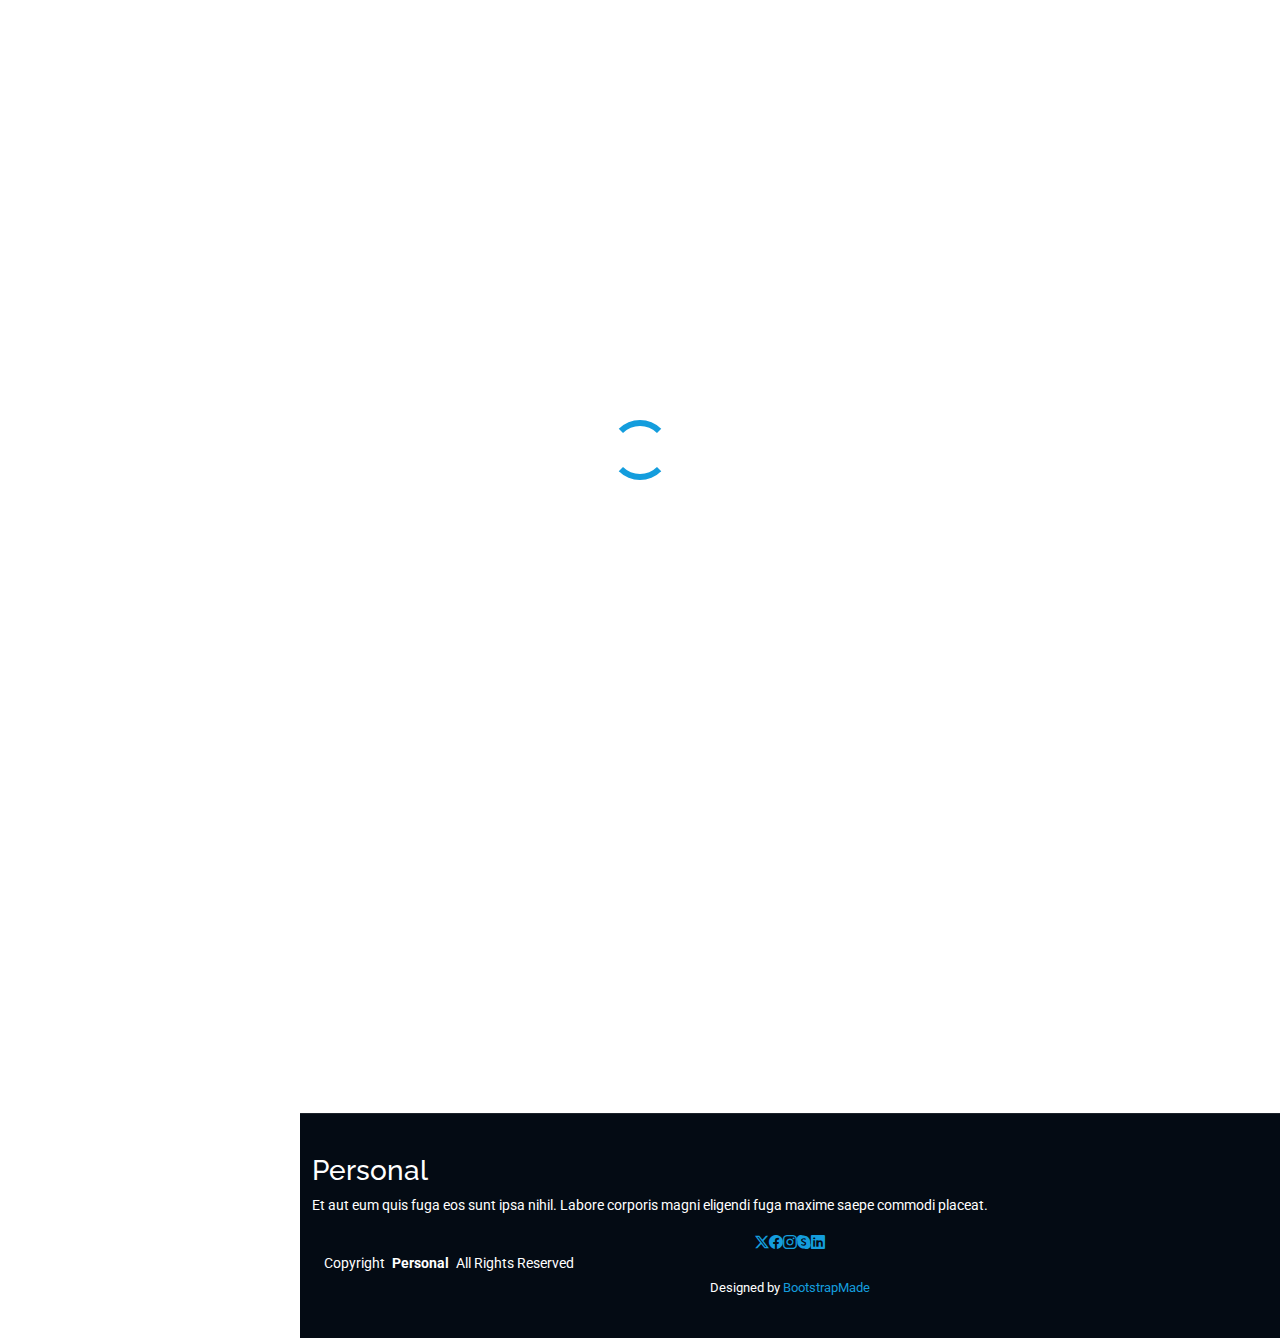
<file: resume.html>
<!DOCTYPE html>
<html lang="en">

<head>
  <meta charset="utf-8">
  <meta content="width=device-width, initial-scale=1.0" name="viewport">
  <title>Resume - Personal Bootstrap Template</title>
  <meta name="description" content="">
  <meta name="keywords" content="">

  <!-- Favicons -->
  <link href="assets/img/favicon.png" rel="icon">
  <link href="assets/img/apple-touch-icon.png" rel="apple-touch-icon">

  <!-- Fonts -->
  <link href="https://fonts.googleapis.com" rel="preconnect">
  <link href="https://fonts.gstatic.com" rel="preconnect" crossorigin>
  <link href="https://fonts.googleapis.com/css2?family=Roboto:ital,wght@0,100;0,300;0,400;0,500;0,700;0,900;1,100;1,300;1,400;1,500;1,700;1,900&family=Poppins:ital,wght@0,100;0,200;0,300;0,400;0,500;0,600;0,700;0,800;0,900;1,100;1,200;1,300;1,400;1,500;1,600;1,700;1,800;1,900&family=Raleway:ital,wght@0,100;0,200;0,300;0,400;0,500;0,600;0,700;0,800;0,900;1,100;1,200;1,300;1,400;1,500;1,600;1,700;1,800;1,900&display=swap" rel="stylesheet">

  <!-- Vendor CSS Files -->
  <link href="assets/vendor/bootstrap/css/bootstrap.min.css" rel="stylesheet">
  <link href="assets/vendor/bootstrap-icons/bootstrap-icons.css" rel="stylesheet">
  <link href="assets/vendor/aos/aos.css" rel="stylesheet">
  <link href="assets/vendor/swiper/swiper-bundle.min.css" rel="stylesheet">
  <link href="assets/vendor/glightbox/css/glightbox.min.css" rel="stylesheet">

  <!-- Main CSS File -->
  <link href="assets/css/main.css" rel="stylesheet">

  <!-- =======================================================
  * Template Name: Personal
  * Template URL: https://bootstrapmade.com/personal-free-resume-bootstrap-template/
  * Updated: Mar 05 2025 with Bootstrap v5.3.3
  * Author: BootstrapMade.com
  * License: https://bootstrapmade.com/license/
  ======================================================== -->
</head>

<body class="resume-page">

  <header id="header" class="header d-flex align-items-center fixed-top">
    <div class="container-fluid container-xl position-relative d-flex align-items-center justify-content-between">

      <a href="index.html" class="logo d-flex align-items-center">
        <!-- Uncomment the line below if you also wish to use an image logo -->
        <!-- <img src="assets/img/logo.webp" alt=""> -->
        <h1 class="sitename">Personal</h1>
      </a>

      <nav id="navmenu" class="navmenu">
        <ul>
          <li><a href="index.html">Home</a></li>
          <li><a href="about.html">About</a></li>
          <li><a href="resume.html" class="active">Resume</a></li>
          <li><a href="services.html">Services</a></li>
          <li><a href="portfolio.html">Portfolio</a></li>
          <li class="dropdown"><a href="#"><span>Dropdown</span> <i class="bi bi-chevron-down toggle-dropdown"></i></a>
            <ul>
              <li><a href="#">Dropdown 1</a></li>
              <li class="dropdown"><a href="#"><span>Deep Dropdown</span> <i class="bi bi-chevron-down toggle-dropdown"></i></a>
                <ul>
                  <li><a href="#">Deep Dropdown 1</a></li>
                  <li><a href="#">Deep Dropdown 2</a></li>
                  <li><a href="#">Deep Dropdown 3</a></li>
                  <li><a href="#">Deep Dropdown 4</a></li>
                  <li><a href="#">Deep Dropdown 5</a></li>
                </ul>
              </li>
              <li><a href="#">Dropdown 2</a></li>
              <li><a href="#">Dropdown 3</a></li>
              <li><a href="#">Dropdown 4</a></li>
            </ul>
          </li>
          <li><a href="contact.html">Contact</a></li>
        </ul>
        <i class="mobile-nav-toggle d-xl-none bi bi-list"></i>
      </nav>

    </div>
  </header>

  <main class="main">

    <!-- Page Title -->
    <div class="page-title" data-aos="fade">
      <div class="heading">
        <div class="container">
          <div class="row d-flex justify-content-center text-center">
            <div class="col-lg-8">
              <h1>Resume</h1>
              <p class="mb-0">Odio et unde deleniti. Deserunt numquam exercitationem. Officiis quo odio sint voluptas consequatur ut a odio voluptatem. Sit dolorum debitis veritatis natus dolores. Quasi ratione sint. Sit quaerat ipsum dolorem.</p>
            </div>
          </div>
        </div>
      </div>
      <nav class="breadcrumbs">
        <div class="container">
          <ol>
            <li><a href="index.html">Home</a></li>
            <li class="current">Resume</li>
          </ol>
        </div>
      </nav>
    </div><!-- End Page Title -->

    <!-- Resume Section -->
    <section id="resume" class="resume section">

      <div class="container">

        <div class="row">

          <div class="col-lg-6" data-aos="fade-up" data-aos-delay="100">
            <h3 class="resume-title">Sumary</h3>

            <div class="resume-item pb-0">
              <h4>Brandon Johnson</h4>
              <p><em>Innovative and deadline-driven Graphic Designer with 3+ years of experience designing and developing user-centered digital/print marketing material from initial concept to final, polished deliverable.</em></p>
              <ul>
                <li>Portland par 127,Orlando, FL</li>
                <li>(123) 456-7891</li>
                <li>alice.barkley@example.com</li>
              </ul>
            </div><!-- Edn Resume Item -->

            <h3 class="resume-title">Education</h3>
            <div class="resume-item">
              <h4>Master of Fine Arts &amp; Graphic Design</h4>
              <h5>2015 - 2016</h5>
              <p><em>Rochester Institute of Technology, Rochester, NY</em></p>
              <p>Qui deserunt veniam. Et sed aliquam labore tempore sed quisquam iusto autem sit. Ea vero voluptatum qui ut dignissimos deleniti nerada porti sand markend</p>
            </div><!-- Edn Resume Item -->

            <div class="resume-item">
              <h4>Bachelor of Fine Arts &amp; Graphic Design</h4>
              <h5>2010 - 2014</h5>
              <p><em>Rochester Institute of Technology, Rochester, NY</em></p>
              <p>Quia nobis sequi est occaecati aut. Repudiandae et iusto quae reiciendis et quis Eius vel ratione eius unde vitae rerum voluptates asperiores voluptatem Earum molestiae consequatur neque etlon sader mart dila</p>
            </div><!-- Edn Resume Item -->

          </div>

          <div class="col-lg-6" data-aos="fade-up" data-aos-delay="200">
            <h3 class="resume-title">Professional Experience</h3>
            <div class="resume-item">
              <h4>Senior graphic design specialist</h4>
              <h5>2019 - Present</h5>
              <p><em>Experion, New York, NY </em></p>
              <ul>
                <li>Lead in the design, development, and implementation of the graphic, layout, and production communication materials</li>
                <li>Delegate tasks to the 7 members of the design team and provide counsel on all aspects of the project. </li>
                <li>Supervise the assessment of all graphic materials in order to ensure quality and accuracy of the design</li>
                <li>Oversee the efficient use of production project budgets ranging from $2,000 - $25,000</li>
              </ul>
            </div><!-- Edn Resume Item -->

            <div class="resume-item">
              <h4>Graphic design specialist</h4>
              <h5>2017 - 2018</h5>
              <p><em>Stepping Stone Advertising, New York, NY</em></p>
              <ul>
                <li>Developed numerous marketing programs (logos, brochures,infographics, presentations, and advertisements).</li>
                <li>Managed up to 5 projects or tasks at a given time while under pressure</li>
                <li>Recommended and consulted with clients on the most appropriate graphic design</li>
                <li>Created 4+ design presentations and proposals a month for clients and account managers</li>
              </ul>
            </div><!-- Edn Resume Item -->

          </div>

        </div>

      </div>

    </section><!-- /Resume Section -->

  </main>

  <footer id="footer" class="footer dark-background">
    <div class="container">
      <h3 class="sitename">Personal</h3>
      <p>Et aut eum quis fuga eos sunt ipsa nihil. Labore corporis magni eligendi fuga maxime saepe commodi placeat.</p>
      <div class="social-links d-flex justify-content-center">
        <a href=""><i class="bi bi-twitter-x"></i></a>
        <a href=""><i class="bi bi-facebook"></i></a>
        <a href=""><i class="bi bi-instagram"></i></a>
        <a href=""><i class="bi bi-skype"></i></a>
        <a href=""><i class="bi bi-linkedin"></i></a>
      </div>
      <div class="container">
        <div class="copyright">
          <span>Copyright</span> <strong class="px-1 sitename">Personal</strong> <span>All Rights Reserved</span>
        </div>
        <div class="credits">
          <!-- All the links in the footer should remain intact. -->
          <!-- You can delete the links only if you've purchased the pro version. -->
          <!-- Licensing information: https://bootstrapmade.com/license/ -->
          <!-- Purchase the pro version with working PHP/AJAX contact form: [buy-url] -->
          Designed by <a href="https://bootstrapmade.com/">BootstrapMade</a>
        </div>
      </div>
    </div>
  </footer>

  <!-- Scroll Top -->
  <a href="#" id="scroll-top" class="scroll-top d-flex align-items-center justify-content-center"><i class="bi bi-arrow-up-short"></i></a>

  <!-- Preloader -->
  <div id="preloader"></div>

  <!-- Vendor JS Files -->
  <script src="assets/vendor/bootstrap/js/bootstrap.bundle.min.js"></script>
  <script src="assets/vendor/php-email-form/validate.js"></script>
  <script src="assets/vendor/aos/aos.js"></script>
  <script src="assets/vendor/typed.js/typed.umd.js"></script>
  <script src="assets/vendor/purecounter/purecounter_vanilla.js"></script>
  <script src="assets/vendor/waypoints/noframework.waypoints.js"></script>
  <script src="assets/vendor/swiper/swiper-bundle.min.js"></script>
  <script src="assets/vendor/glightbox/js/glightbox.min.js"></script>
  <script src="assets/vendor/imagesloaded/imagesloaded.pkgd.min.js"></script>
  <script src="assets/vendor/isotope-layout/isotope.pkgd.min.js"></script>

  <!-- Main JS File -->
  <script src="assets/js/main.js"></script>

</body>

</html>
</file>
<file: services.html>
<!DOCTYPE html>
<html lang="en">

<head>
  <meta charset="utf-8">
  <meta content="width=device-width, initial-scale=1.0" name="viewport">
  <title>Services - Personal Bootstrap Template</title>
  <meta name="description" content="">
  <meta name="keywords" content="">

  <!-- Favicons -->
  <link href="assets/img/favicon.png" rel="icon">
  <link href="assets/img/apple-touch-icon.png" rel="apple-touch-icon">

  <!-- Fonts -->
  <link href="https://fonts.googleapis.com" rel="preconnect">
  <link href="https://fonts.gstatic.com" rel="preconnect" crossorigin>
  <link href="https://fonts.googleapis.com/css2?family=Roboto:ital,wght@0,100;0,300;0,400;0,500;0,700;0,900;1,100;1,300;1,400;1,500;1,700;1,900&family=Poppins:ital,wght@0,100;0,200;0,300;0,400;0,500;0,600;0,700;0,800;0,900;1,100;1,200;1,300;1,400;1,500;1,600;1,700;1,800;1,900&family=Raleway:ital,wght@0,100;0,200;0,300;0,400;0,500;0,600;0,700;0,800;0,900;1,100;1,200;1,300;1,400;1,500;1,600;1,700;1,800;1,900&display=swap" rel="stylesheet">

  <!-- Vendor CSS Files -->
  <link href="assets/vendor/bootstrap/css/bootstrap.min.css" rel="stylesheet">
  <link href="assets/vendor/bootstrap-icons/bootstrap-icons.css" rel="stylesheet">
  <link href="assets/vendor/aos/aos.css" rel="stylesheet">
  <link href="assets/vendor/swiper/swiper-bundle.min.css" rel="stylesheet">
  <link href="assets/vendor/glightbox/css/glightbox.min.css" rel="stylesheet">

  <!-- Main CSS File -->
  <link href="assets/css/main.css" rel="stylesheet">

  <!-- =======================================================
  * Template Name: Personal
  * Template URL: https://bootstrapmade.com/personal-free-resume-bootstrap-template/
  * Updated: Mar 05 2025 with Bootstrap v5.3.3
  * Author: BootstrapMade.com
  * License: https://bootstrapmade.com/license/
  ======================================================== -->
</head>

<body class="services-page">

  <header id="header" class="header d-flex align-items-center fixed-top">
    <div class="container-fluid container-xl position-relative d-flex align-items-center justify-content-between">

      <a href="index.html" class="logo d-flex align-items-center">
        <!-- Uncomment the line below if you also wish to use an image logo -->
        <!-- <img src="assets/img/logo.webp" alt=""> -->
        <h1 class="sitename">Personal</h1>
      </a>

      <nav id="navmenu" class="navmenu">
        <ul>
          <li><a href="index.html">Home</a></li>
          <li><a href="about.html">About</a></li>
          <li><a href="resume.html">Resume</a></li>
          <li><a href="services.html" class="active">Services</a></li>
          <li><a href="portfolio.html">Portfolio</a></li>
          <li class="dropdown"><a href="#"><span>Dropdown</span> <i class="bi bi-chevron-down toggle-dropdown"></i></a>
            <ul>
              <li><a href="#">Dropdown 1</a></li>
              <li class="dropdown"><a href="#"><span>Deep Dropdown</span> <i class="bi bi-chevron-down toggle-dropdown"></i></a>
                <ul>
                  <li><a href="#">Deep Dropdown 1</a></li>
                  <li><a href="#">Deep Dropdown 2</a></li>
                  <li><a href="#">Deep Dropdown 3</a></li>
                  <li><a href="#">Deep Dropdown 4</a></li>
                  <li><a href="#">Deep Dropdown 5</a></li>
                </ul>
              </li>
              <li><a href="#">Dropdown 2</a></li>
              <li><a href="#">Dropdown 3</a></li>
              <li><a href="#">Dropdown 4</a></li>
            </ul>
          </li>
          <li><a href="contact.html">Contact</a></li>
        </ul>
        <i class="mobile-nav-toggle d-xl-none bi bi-list"></i>
      </nav>

    </div>
  </header>

  <main class="main">

    <!-- Page Title -->
    <div class="page-title" data-aos="fade">
      <div class="heading">
        <div class="container">
          <div class="row d-flex justify-content-center text-center">
            <div class="col-lg-8">
              <h1>Services</h1>
              <p class="mb-0">Odio et unde deleniti. Deserunt numquam exercitationem. Officiis quo odio sint voluptas consequatur ut a odio voluptatem. Sit dolorum debitis veritatis natus dolores. Quasi ratione sint. Sit quaerat ipsum dolorem.</p>
            </div>
          </div>
        </div>
      </div>
      <nav class="breadcrumbs">
        <div class="container">
          <ol>
            <li><a href="index.html">Home</a></li>
            <li class="current">Services</li>
          </ol>
        </div>
      </nav>
    </div><!-- End Page Title -->

    <!-- Services Section -->
    <section id="services" class="services section">

      <div class="container">

        <div class="row gy-4">

          <div class="col-lg-4 col-md-6" data-aos="fade-up" data-aos-delay="100">
            <div class="service-item  position-relative">
              <div class="icon">
                <i class="bi bi-activity"></i>
              </div>
              <a href="service-details.html" class="stretched-link">
                <h3>Nesciunt Mete</h3>
              </a>
              <p>Provident nihil minus qui consequatur non omnis maiores. Eos accusantium minus dolores iure perferendis tempore et consequatur.</p>
            </div>
          </div><!-- End Service Item -->

          <div class="col-lg-4 col-md-6" data-aos="fade-up" data-aos-delay="200">
            <div class="service-item position-relative">
              <div class="icon">
                <i class="bi bi-broadcast"></i>
              </div>
              <a href="service-details.html" class="stretched-link">
                <h3>Eosle Commodi</h3>
              </a>
              <p>Ut autem aut autem non a. Sint sint sit facilis nam iusto sint. Libero corrupti neque eum hic non ut nesciunt dolorem.</p>
            </div>
          </div><!-- End Service Item -->

          <div class="col-lg-4 col-md-6" data-aos="fade-up" data-aos-delay="300">
            <div class="service-item position-relative">
              <div class="icon">
                <i class="bi bi-easel"></i>
              </div>
              <a href="service-details.html" class="stretched-link">
                <h3>Ledo Markt</h3>
              </a>
              <p>Ut excepturi voluptatem nisi sed. Quidem fuga consequatur. Minus ea aut. Vel qui id voluptas adipisci eos earum corrupti.</p>
            </div>
          </div><!-- End Service Item -->

          <div class="col-lg-4 col-md-6" data-aos="fade-up" data-aos-delay="400">
            <div class="service-item position-relative">
              <div class="icon">
                <i class="bi bi-bounding-box-circles"></i>
              </div>
              <a href="service-details.html" class="stretched-link">
                <h3>Asperiores Commodit</h3>
              </a>
              <p>Non et temporibus minus omnis sed dolor esse consequatur. Cupiditate sed error ea fuga sit provident adipisci neque.</p>
              <a href="service-details.html" class="stretched-link"></a>
            </div>
          </div><!-- End Service Item -->

          <div class="col-lg-4 col-md-6" data-aos="fade-up" data-aos-delay="500">
            <div class="service-item position-relative">
              <div class="icon">
                <i class="bi bi-calendar4-week"></i>
              </div>
              <a href="service-details.html" class="stretched-link">
                <h3>Velit Doloremque</h3>
              </a>
              <p>Cumque et suscipit saepe. Est maiores autem enim facilis ut aut ipsam corporis aut. Sed animi at autem alias eius labore.</p>
              <a href="service-details.html" class="stretched-link"></a>
            </div>
          </div><!-- End Service Item -->

          <div class="col-lg-4 col-md-6" data-aos="fade-up" data-aos-delay="600">
            <div class="service-item position-relative">
              <div class="icon">
                <i class="bi bi-chat-square-text"></i>
              </div>
              <a href="service-details.html" class="stretched-link">
                <h3>Dolori Architecto</h3>
              </a>
              <p>Hic molestias ea quibusdam eos. Fugiat enim doloremque aut neque non et debitis iure. Corrupti recusandae ducimus enim.</p>
              <a href="service-details.html" class="stretched-link"></a>
            </div>
          </div><!-- End Service Item -->

        </div>

      </div>

    </section><!-- /Services Section -->

  </main>

  <footer id="footer" class="footer dark-background">
    <div class="container">
      <h3 class="sitename">Personal</h3>
      <p>Et aut eum quis fuga eos sunt ipsa nihil. Labore corporis magni eligendi fuga maxime saepe commodi placeat.</p>
      <div class="social-links d-flex justify-content-center">
        <a href=""><i class="bi bi-twitter-x"></i></a>
        <a href=""><i class="bi bi-facebook"></i></a>
        <a href=""><i class="bi bi-instagram"></i></a>
        <a href=""><i class="bi bi-skype"></i></a>
        <a href=""><i class="bi bi-linkedin"></i></a>
      </div>
      <div class="container">
        <div class="copyright">
          <span>Copyright</span> <strong class="px-1 sitename">Personal</strong> <span>All Rights Reserved</span>
        </div>
        <div class="credits">
          <!-- All the links in the footer should remain intact. -->
          <!-- You can delete the links only if you've purchased the pro version. -->
          <!-- Licensing information: https://bootstrapmade.com/license/ -->
          <!-- Purchase the pro version with working PHP/AJAX contact form: [buy-url] -->
          Designed by <a href="https://bootstrapmade.com/">BootstrapMade</a>
        </div>
      </div>
    </div>
  </footer>

  <!-- Scroll Top -->
  <a href="#" id="scroll-top" class="scroll-top d-flex align-items-center justify-content-center"><i class="bi bi-arrow-up-short"></i></a>

  <!-- Preloader -->
  <div id="preloader"></div>

  <!-- Vendor JS Files -->
  <script src="assets/vendor/bootstrap/js/bootstrap.bundle.min.js"></script>
  <script src="assets/vendor/php-email-form/validate.js"></script>
  <script src="assets/vendor/aos/aos.js"></script>
  <script src="assets/vendor/typed.js/typed.umd.js"></script>
  <script src="assets/vendor/purecounter/purecounter_vanilla.js"></script>
  <script src="assets/vendor/waypoints/noframework.waypoints.js"></script>
  <script src="assets/vendor/swiper/swiper-bundle.min.js"></script>
  <script src="assets/vendor/glightbox/js/glightbox.min.js"></script>
  <script src="assets/vendor/imagesloaded/imagesloaded.pkgd.min.js"></script>
  <script src="assets/vendor/isotope-layout/isotope.pkgd.min.js"></script>

  <!-- Main JS File -->
  <script src="assets/js/main.js"></script>

</body>

</html>
</file>
<file: starter-page.html>
<!DOCTYPE html>
<html lang="en">

<head>
  <meta charset="utf-8">
  <meta content="width=device-width, initial-scale=1.0" name="viewport">
  <title>Starter Page - Personal Bootstrap Template</title>
  <meta name="description" content="">
  <meta name="keywords" content="">

  <!-- Favicons -->
  <link href="assets/img/favicon.png" rel="icon">
  <link href="assets/img/apple-touch-icon.png" rel="apple-touch-icon">

  <!-- Fonts -->
  <link href="https://fonts.googleapis.com" rel="preconnect">
  <link href="https://fonts.gstatic.com" rel="preconnect" crossorigin>
  <link href="https://fonts.googleapis.com/css2?family=Roboto:ital,wght@0,100;0,300;0,400;0,500;0,700;0,900;1,100;1,300;1,400;1,500;1,700;1,900&family=Poppins:ital,wght@0,100;0,200;0,300;0,400;0,500;0,600;0,700;0,800;0,900;1,100;1,200;1,300;1,400;1,500;1,600;1,700;1,800;1,900&family=Raleway:ital,wght@0,100;0,200;0,300;0,400;0,500;0,600;0,700;0,800;0,900;1,100;1,200;1,300;1,400;1,500;1,600;1,700;1,800;1,900&display=swap" rel="stylesheet">

  <!-- Vendor CSS Files -->
  <link href="assets/vendor/bootstrap/css/bootstrap.min.css" rel="stylesheet">
  <link href="assets/vendor/bootstrap-icons/bootstrap-icons.css" rel="stylesheet">
  <link href="assets/vendor/aos/aos.css" rel="stylesheet">
  <link href="assets/vendor/swiper/swiper-bundle.min.css" rel="stylesheet">
  <link href="assets/vendor/glightbox/css/glightbox.min.css" rel="stylesheet">

  <!-- Main CSS File -->
  <link href="assets/css/main.css" rel="stylesheet">

  <!-- =======================================================
  * Template Name: Personal
  * Template URL: https://bootstrapmade.com/personal-free-resume-bootstrap-template/
  * Updated: Mar 05 2025 with Bootstrap v5.3.3
  * Author: BootstrapMade.com
  * License: https://bootstrapmade.com/license/
  ======================================================== -->
</head>

<body class="starter-page-page">

  <header id="header" class="header d-flex align-items-center fixed-top">
    <div class="container-fluid container-xl position-relative d-flex align-items-center justify-content-between">

      <a href="index.html" class="logo d-flex align-items-center">
        <!-- Uncomment the line below if you also wish to use an image logo -->
        <!-- <img src="assets/img/logo.webp" alt=""> -->
        <h1 class="sitename">Personal</h1>
      </a>

      <nav id="navmenu" class="navmenu">
        <ul>
          <li><a href="index.html">Home</a></li>
          <li><a href="about.html">About</a></li>
          <li><a href="resume.html">Resume</a></li>
          <li><a href="services.html">Services</a></li>
          <li><a href="portfolio.html">Portfolio</a></li>
          <li class="dropdown"><a href="#"><span>Dropdown</span> <i class="bi bi-chevron-down toggle-dropdown"></i></a>
            <ul>
              <li><a href="#">Dropdown 1</a></li>
              <li class="dropdown"><a href="#"><span>Deep Dropdown</span> <i class="bi bi-chevron-down toggle-dropdown"></i></a>
                <ul>
                  <li><a href="#">Deep Dropdown 1</a></li>
                  <li><a href="#">Deep Dropdown 2</a></li>
                  <li><a href="#">Deep Dropdown 3</a></li>
                  <li><a href="#">Deep Dropdown 4</a></li>
                  <li><a href="#">Deep Dropdown 5</a></li>
                </ul>
              </li>
              <li><a href="#">Dropdown 2</a></li>
              <li><a href="#">Dropdown 3</a></li>
              <li><a href="#">Dropdown 4</a></li>
            </ul>
          </li>
          <li><a href="contact.html">Contact</a></li>
        </ul>
        <i class="mobile-nav-toggle d-xl-none bi bi-list"></i>
      </nav>

    </div>
  </header>

  <main class="main">

    <!-- Page Title -->
    <div class="page-title" data-aos="fade">
      <div class="heading">
        <div class="container">
          <div class="row d-flex justify-content-center text-center">
            <div class="col-lg-8">
              <h1>Starter Page</h1>
              <p class="mb-0">Odio et unde deleniti. Deserunt numquam exercitationem. Officiis quo odio sint voluptas consequatur ut a odio voluptatem. Sit dolorum debitis veritatis natus dolores. Quasi ratione sint. Sit quaerat ipsum dolorem.</p>
            </div>
          </div>
        </div>
      </div>
      <nav class="breadcrumbs">
        <div class="container">
          <ol>
            <li><a href="index.html">Home</a></li>
            <li class="current">Starter Page</li>
          </ol>
        </div>
      </nav>
    </div><!-- End Page Title -->

    <!-- Starter Section Section -->
    <section id="starter-section" class="starter-section section">

      <!-- Section Title -->
      <div class="container section-title" data-aos="fade-up">
        <h2>Starter Section</h2>
        <div><span>Check Our</span> <span class="description-title">Starter Section</span></div>
      </div><!-- End Section Title -->

      <div class="container" data-aos="fade-up">
        <p>Use this page as a starter for your own custom pages.</p>
      </div>

    </section><!-- /Starter Section Section -->

  </main>

  <footer id="footer" class="footer dark-background">
    <div class="container">
      <h3 class="sitename">Personal</h3>
      <p>Et aut eum quis fuga eos sunt ipsa nihil. Labore corporis magni eligendi fuga maxime saepe commodi placeat.</p>
      <div class="social-links d-flex justify-content-center">
        <a href=""><i class="bi bi-twitter-x"></i></a>
        <a href=""><i class="bi bi-facebook"></i></a>
        <a href=""><i class="bi bi-instagram"></i></a>
        <a href=""><i class="bi bi-skype"></i></a>
        <a href=""><i class="bi bi-linkedin"></i></a>
      </div>
      <div class="container">
        <div class="copyright">
          <span>Copyright</span> <strong class="px-1 sitename">Personal</strong> <span>All Rights Reserved</span>
        </div>
        <div class="credits">
          <!-- All the links in the footer should remain intact. -->
          <!-- You can delete the links only if you've purchased the pro version. -->
          <!-- Licensing information: https://bootstrapmade.com/license/ -->
          <!-- Purchase the pro version with working PHP/AJAX contact form: [buy-url] -->
          Designed by <a href="https://bootstrapmade.com/">BootstrapMade</a>
        </div>
      </div>
    </div>
  </footer>

  <!-- Scroll Top -->
  <a href="#" id="scroll-top" class="scroll-top d-flex align-items-center justify-content-center"><i class="bi bi-arrow-up-short"></i></a>

  <!-- Preloader -->
  <div id="preloader"></div>

  <!-- Vendor JS Files -->
  <script src="assets/vendor/bootstrap/js/bootstrap.bundle.min.js"></script>
  <script src="assets/vendor/php-email-form/validate.js"></script>
  <script src="assets/vendor/aos/aos.js"></script>
  <script src="assets/vendor/typed.js/typed.umd.js"></script>
  <script src="assets/vendor/purecounter/purecounter_vanilla.js"></script>
  <script src="assets/vendor/waypoints/noframework.waypoints.js"></script>
  <script src="assets/vendor/swiper/swiper-bundle.min.js"></script>
  <script src="assets/vendor/glightbox/js/glightbox.min.js"></script>
  <script src="assets/vendor/imagesloaded/imagesloaded.pkgd.min.js"></script>
  <script src="assets/vendor/isotope-layout/isotope.pkgd.min.js"></script>

  <!-- Main JS File -->
  <script src="assets/js/main.js"></script>

</body>

</html>
</file>
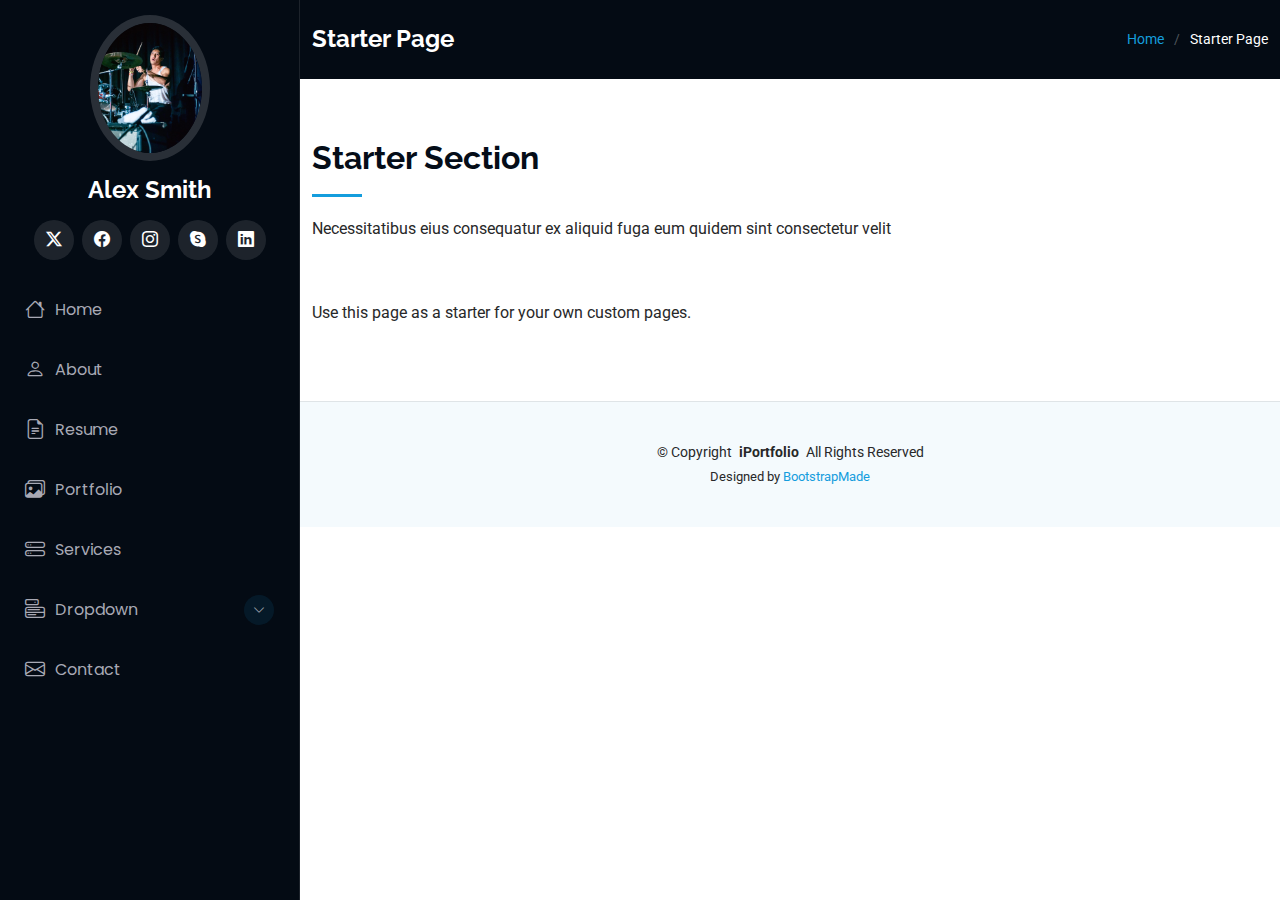
<file: iPortfolio/starter-page.html>
<!DOCTYPE html>
<html lang="en">

<head>
  <meta charset="utf-8">
  <meta content="width=device-width, initial-scale=1.0" name="viewport">
  <title>Starter Page - iPortfolio Bootstrap Template</title>
  <meta content="" name="description">
  <meta content="" name="keywords">

  <!-- Favicons -->
  <link href="assets/img/favicon.png" rel="icon">
  <link href="assets/img/apple-touch-icon.png" rel="apple-touch-icon">

  <!-- Fonts -->
  <link href="https://fonts.googleapis.com" rel="preconnect">
  <link href="https://fonts.gstatic.com" rel="preconnect" crossorigin>
  <link href="https://fonts.googleapis.com/css2?family=Roboto:ital,wght@0,100;0,300;0,400;0,500;0,700;0,900;1,100;1,300;1,400;1,500;1,700;1,900&family=Poppins:ital,wght@0,100;0,200;0,300;0,400;0,500;0,600;0,700;0,800;0,900;1,100;1,200;1,300;1,400;1,500;1,600;1,700;1,800;1,900&family=Raleway:ital,wght@0,100;0,200;0,300;0,400;0,500;0,600;0,700;0,800;0,900;1,100;1,200;1,300;1,400;1,500;1,600;1,700;1,800;1,900&display=swap" rel="stylesheet">

  <!-- Vendor CSS Files -->
  <link href="assets/vendor/bootstrap/css/bootstrap.min.css" rel="stylesheet">
  <link href="assets/vendor/bootstrap-icons/bootstrap-icons.css" rel="stylesheet">
  <link href="assets/vendor/aos/aos.css" rel="stylesheet">
  <link href="assets/vendor/glightbox/css/glightbox.min.css" rel="stylesheet">
  <link href="assets/vendor/swiper/swiper-bundle.min.css" rel="stylesheet">

  <!-- Main CSS File -->
  <link href="assets/css/main.css" rel="stylesheet">

  <!-- =======================================================
  * Template Name: iPortfolio
  * Template URL: https://bootstrapmade.com/iportfolio-bootstrap-portfolio-websites-template/
  * Updated: Jun 29 2024 with Bootstrap v5.3.3
  * Author: BootstrapMade.com
  * License: https://bootstrapmade.com/license/
  ======================================================== -->
</head>

<body class="starter-page-page">

  <header id="header" class="header dark-background d-flex flex-column">
    <i class="header-toggle d-xl-none bi bi-list"></i>

    <div class="profile-img">
      <img src="assets/img/my-profile-img.jpg" alt="" class="img-fluid rounded-circle">
    </div>

    <a href="index.html" class="logo d-flex align-items-center justify-content-center">
      <!-- Uncomment the line below if you also wish to use an image logo -->
      <!-- <img src="assets/img/logo.png" alt=""> -->
      <h1 class="sitename">Alex Smith</h1>
    </a>

    <div class="social-links text-center">
      <a href="#" class="twitter"><i class="bi bi-twitter-x"></i></a>
      <a href="#" class="facebook"><i class="bi bi-facebook"></i></a>
      <a href="#" class="instagram"><i class="bi bi-instagram"></i></a>
      <a href="#" class="google-plus"><i class="bi bi-skype"></i></a>
      <a href="#" class="linkedin"><i class="bi bi-linkedin"></i></a>
    </div>

    <nav id="navmenu" class="navmenu">
      <ul>
        <li><a href="#hero"><i class="bi bi-house navicon"></i>Home</a></li>
        <li><a href="#about"><i class="bi bi-person navicon"></i> About</a></li>
        <li><a href="#resume"><i class="bi bi-file-earmark-text navicon"></i> Resume</a></li>
        <li><a href="#portfolio"><i class="bi bi-images navicon"></i> Portfolio</a></li>
        <li><a href="#services"><i class="bi bi-hdd-stack navicon"></i> Services</a></li>
        <li class="dropdown"><a href="#"><i class="bi bi-menu-button navicon"></i> <span>Dropdown</span> <i class="bi bi-chevron-down toggle-dropdown"></i></a>
          <ul>
            <li><a href="#">Dropdown 1</a></li>
            <li class="dropdown"><a href="#"><span>Deep Dropdown</span> <i class="bi bi-chevron-down toggle-dropdown"></i></a>
              <ul>
                <li><a href="#">Deep Dropdown 1</a></li>
                <li><a href="#">Deep Dropdown 2</a></li>
                <li><a href="#">Deep Dropdown 3</a></li>
                <li><a href="#">Deep Dropdown 4</a></li>
                <li><a href="#">Deep Dropdown 5</a></li>
              </ul>
            </li>
            <li><a href="#">Dropdown 2</a></li>
            <li><a href="#">Dropdown 3</a></li>
            <li><a href="#">Dropdown 4</a></li>
          </ul>
        </li>
        <li><a href="#contact"><i class="bi bi-envelope navicon"></i> Contact</a></li>
      </ul>
    </nav>

  </header>

  <main class="main">

    <!-- Page Title -->
    <div class="page-title dark-background">
      <div class="container d-lg-flex justify-content-between align-items-center">
        <h1 class="mb-2 mb-lg-0">Starter Page</h1>
        <nav class="breadcrumbs">
          <ol>
            <li><a href="index.html">Home</a></li>
            <li class="current">Starter Page</li>
          </ol>
        </nav>
      </div>
    </div><!-- End Page Title -->

    <!-- Starter Section Section -->
    <section id="starter-section" class="starter-section section">

      <!-- Section Title -->
      <div class="container section-title" data-aos="fade-up">
        <h2>Starter Section</h2>
        <p>Necessitatibus eius consequatur ex aliquid fuga eum quidem sint consectetur velit</p>
      </div><!-- End Section Title -->

      <div class="container" data-aos="fade-up">
        <p>Use this page as a starter for your own custom pages.</p>
      </div>

    </section><!-- /Starter Section Section -->

  </main>

  <footer id="footer" class="footer position-relative light-background">

    <div class="container">
      <div class="copyright text-center ">
        <p>© <span>Copyright</span> <strong class="px-1 sitename">iPortfolio</strong> <span>All Rights Reserved</span></p>
      </div>
      <div class="credits">
        <!-- All the links in the footer should remain intact. -->
        <!-- You can delete the links only if you've purchased the pro version. -->
        <!-- Licensing information: https://bootstrapmade.com/license/ -->
        <!-- Purchase the pro version with working PHP/AJAX contact form: [buy-url] -->
        Designed by <a href="https://bootstrapmade.com/">BootstrapMade</a>
      </div>
    </div>

  </footer>

  <!-- Scroll Top -->
  <a href="#" id="scroll-top" class="scroll-top d-flex align-items-center justify-content-center"><i class="bi bi-arrow-up-short"></i></a>

  <!-- Preloader -->
  <div id="preloader"></div>

  <!-- Vendor JS Files -->
  <script src="assets/vendor/bootstrap/js/bootstrap.bundle.min.js"></script>
  <script src="assets/vendor/php-email-form/validate.js"></script>
  <script src="assets/vendor/aos/aos.js"></script>
  <script src="assets/vendor/typed.js/typed.umd.js"></script>
  <script src="assets/vendor/purecounter/purecounter_vanilla.js"></script>
  <script src="assets/vendor/waypoints/noframework.waypoints.js"></script>
  <script src="assets/vendor/glightbox/js/glightbox.min.js"></script>
  <script src="assets/vendor/imagesloaded/imagesloaded.pkgd.min.js"></script>
  <script src="assets/vendor/isotope-layout/isotope.pkgd.min.js"></script>
  <script src="assets/vendor/swiper/swiper-bundle.min.js"></script>

  <!-- Main JS File -->
  <script src="assets/js/main.js"></script>

</body>

</html>
</file>
<file: assets/css/main.css>
/**
* Template Name: iPortfolio
* Template URL: https://bootstrapmade.com/iportfolio-bootstrap-portfolio-websites-template/
* Updated: Jun 29 2024 with Bootstrap v5.3.3
* Author: BootstrapMade.com
* License: https://bootstrapmade.com/license/
*/

/*--------------------------------------------------------------
# Font & Color Variables
# Help: https://bootstrapmade.com/color-system/
--------------------------------------------------------------*/
/* Fonts */
:root {
  --default-font: "Roboto",  system-ui, -apple-system, "Segoe UI", Roboto, "Helvetica Neue", Arial, "Noto Sans", "Liberation Sans", sans-serif, "Apple Color Emoji", "Segoe UI Emoji", "Segoe UI Symbol", "Noto Color Emoji";
  --heading-font: "Raleway",  sans-serif;
  --nav-font: "Poppins",  sans-serif;
}

/* Global Colors - The following color variables are used throughout the website. Updating them here will change the color scheme of the entire website */
:root { 
  --background-color: #ffffff; /* Background color for the entire website, including individual sections */
  --default-color: #272829; /* Default color used for the majority of the text content across the entire website */
  --heading-color: #050d18; /* Color for headings, subheadings and title throughout the website */
  --accent-color: #149ddd; /* Accent color that represents your brand on the website. It's used for buttons, links, and other elements that need to stand out */
  --surface-color: #ffffff; /* The surface color is used as a background of boxed elements within sections, such as cards, icon boxes, or other elements that require a visual separation from the global background. */
  --contrast-color: #ffffff; /* Contrast color for text, ensuring readability against backgrounds of accent, heading, or default colors. */
}

/* Nav Menu Colors - The following color variables are used specifically for the navigation menu. They are separate from the global colors to allow for more customization options */
:root {
  --nav-color: #a8a9b4;  /* The default color of the main navmenu links */
  --nav-hover-color: #ffffff; /* Applied to main navmenu links when they are hovered over or active */
  --nav-mobile-background-color: #040b14; /* Used as the background color for mobile navigation menu */
  --nav-dropdown-background-color: #040b14; /* Used as the background color for dropdown items that appear when hovering over primary navigation items */
  --nav-dropdown-color: #a8a9b4; /* Used for navigation links of the dropdown items in the navigation menu. */
  --nav-dropdown-hover-color: #ffffff; /* Similar to --nav-hover-color, this color is applied to dropdown navigation links when they are hovered over. */
}

/* Color Presets - These classes override global colors when applied to any section or element, providing reuse of the sam color scheme. */

.light-background {
  --background-color: #f4fafd;
  --surface-color: #ffffff;
}

.dark-background {
  --background-color: #040b14;
  --default-color: #ffffff;
  --heading-color: #ffffff;
  --surface-color: #151f2b;
  --contrast-color: #ffffff;
}

/* Smooth scroll */
:root {
  scroll-behavior: smooth;
}

/*--------------------------------------------------------------
# General Styling & Shared Classes
--------------------------------------------------------------*/
body {
  color: var(--default-color);
  background-color: var(--background-color);
  font-family: var(--default-font);
}

a {
  color: var(--accent-color);
  text-decoration: none;
  transition: 0.3s;
}

a:hover {
  color: color-mix(in srgb, var(--accent-color), transparent 25%);
  text-decoration: none;
}

h1,
h2,
h3,
h4,
h5,
h6 {
  color: var(--heading-color);
  font-family: var(--heading-font);
}

/* PHP Email Form Messages
------------------------------*/
.php-email-form .error-message {
  display: none;
  background: #df1529;
  color: #ffffff;
  text-align: left;
  padding: 15px;
  margin-bottom: 24px;
  font-weight: 600;
}

.php-email-form .sent-message {
  display: none;
  color: #ffffff;
  background: #059652;
  text-align: center;
  padding: 15px;
  margin-bottom: 24px;
  font-weight: 600;
}

.php-email-form .loading {
  display: none;
  background: var(--surface-color);
  text-align: center;
  padding: 15px;
  margin-bottom: 24px;
}

.php-email-form .loading:before {
  content: "";
  display: inline-block;
  border-radius: 50%;
  width: 24px;
  height: 24px;
  margin: 0 10px -6px 0;
  border: 3px solid var(--accent-color);
  border-top-color: var(--surface-color);
  animation: php-email-form-loading 1s linear infinite;
}

@keyframes php-email-form-loading {
  0% {
    transform: rotate(0deg);
  }

  100% {
    transform: rotate(360deg);
  }
}

/*--------------------------------------------------------------
# Global Header
--------------------------------------------------------------*/
.header {
  color: var(--default-color);
  background-color: var(--background-color);
  position: fixed;
  top: 0;
  left: 0;
  bottom: 0;
  padding: 0 15px;
  width: 300px;
  transition: all ease-in-out 0.3s;
  overflow-y: auto;
  z-index: 997;
  border-right: 1px solid color-mix(in srgb, var(--default-color), transparent 90%);
}

.header .profile-img img {
  margin: 15px auto;
  display: block;
  width: 120px;
  border: 8px solid color-mix(in srgb, var(--default-color), transparent 85%);
}

.header .logo {
  line-height: 1;
  margin-bottom: 15px;
}

.header .logo img {
  max-height: 32px;
  margin-right: 8px;
}

.header .logo h1 {
  font-size: 24px;
  margin: 0;
  font-weight: 700;
  color: var(--heading-color);
}

.header .social-links {
  margin: 0 0 20px 0;
}

.header .social-links a {
  font-size: 16px;
  display: inline-flex;
  align-items: center;
  justify-content: center;
  background: color-mix(in srgb, var(--default-color), transparent 90%);
  color: var(--default-color);
  margin: 0 2px;
  border-radius: 50%;
  text-align: center;
  width: 40px;
  height: 40px;
  transition: 0.3s;
}

.header .social-links a:hover {
  color: var(--contrast-color);
  background: var(--accent-color);
}

@media (min-width: 1200px) {

  .header~main,
  .header~#footer {
    margin-left: 300px;
  }
}

@media (max-width: 1199px) {
  .header {
    left: -100%;
  }
}

.header.header-show {
  left: 0;
}

.header .header-toggle {
  color: var(--contrast-color);
  background-color: var(--accent-color);
  font-size: 22px;
  display: flex;
  align-items: center;
  justify-content: center;
  width: 40px;
  height: 40px;
  border-radius: 50%;
  cursor: pointer;
  position: fixed;
  top: 15px;
  right: 15px;
  z-index: 9999;
  transition: background-color 0.3s;
}

.header .header-toggle:hover {
  color: var(--contrast-color);
  background-color: color-mix(in srgb, var(--accent-color) 90%, white 15%);
}

/*--------------------------------------------------------------
# Navigation Menu
--------------------------------------------------------------*/
.mobile-nav-toggle {
  display: none;
}

.navmenu {
  padding: 0;
  z-index: 9997;
}

.navmenu ul {
  list-style: none;
  padding: 0 0 20px 0;
  margin: 0;
}

.navmenu a,
.navmenu a:focus {
  color: var(--nav-color);
  padding: 15px 10px;
  font-family: var(--nav-font);
  font-size: 16px;
  font-weight: 400;
  display: flex;
  align-items: center;
  white-space: nowrap;
  transition: 0.3s;
  width: 100%;
}

.navmenu a .navicon,
.navmenu a:focus .navicon {
  font-size: 20px;
  margin-right: 10px;
}

.navmenu a .toggle-dropdown,
.navmenu a:focus .toggle-dropdown {
  font-size: 12px;
  line-height: 0;
  margin-left: auto;
  width: 30px;
  height: 30px;
  display: flex;
  align-items: center;
  justify-content: center;
  border-radius: 50%;
  transition: 0.3s;
  flex-shrink: 0;
  background-color: color-mix(in srgb, var(--accent-color), transparent 90%);
}

.navmenu a .toggle-dropdown:hover,
.navmenu a:focus .toggle-dropdown:hover {
  background-color: var(--accent-color);
  color: var(--contrast-color);
}

.navmenu a:hover,
.navmenu .active,
.navmenu .active:focus {
  color: var(--nav-hover-color);
}

.navmenu a:hover .navicon,
.navmenu .active .navicon,
.navmenu .active:focus .navicon {
  color: var(--accent-color);
}

.navmenu .active .toggle-dropdown,
.navmenu .active:focus .toggle-dropdown {
  background-color: var(--accent-color);
  color: var(--contrast-color);
  transform: rotate(180deg);
}

.navmenu .dropdown {
  display: block;
}

.navmenu .dropdown a,
.navmenu .dropdown a:focus {
  color: --nav-dropdown-color;
}

.navmenu .dropdown a:hover,
.navmenu .dropdown .active,
.navmenu .dropdown .active:focus {
  color: var(--nav-dropdown-hover-color);
}

.navmenu .dropdown ul {
  position: static;
  display: none;
  z-index: 99;
  padding: 5px 10px;
  margin: 5px 10px;
  background-color: var(--nav-dropdown-background-color);
  border: 1px solid color-mix(in srgb, var(--default-color), transparent 90%);
  box-shadow: none;
  transition: all 0.5s ease-in-out;
}

.navmenu .dropdown ul ul {
  background-color: rgba(33, 37, 41, 0.1);
}

.navmenu .dropdown>.dropdown-active {
  display: block;
  background-color: rgba(33, 37, 41, 0.03);
}

/*--------------------------------------------------------------
# Global Footer
--------------------------------------------------------------*/
.footer {
  color: var(--default-color);
  background-color: var(--background-color);
  font-size: 14px;
  padding: 40px 0;
  position: relative;
  border-top: 1px solid color-mix(in srgb, var(--default-color), transparent 90%);
}

.footer .copyright p {
  margin-bottom: 0;
}

.footer .credits {
  margin-top: 4px;
  font-size: 13px;
  text-align: center;
}

/*--------------------------------------------------------------
# Preloader
--------------------------------------------------------------*/
#preloader {
  position: fixed;
  inset: 0;
  z-index: 999999;
  overflow: hidden;
  background: var(--background-color);
  transition: all 0.6s ease-out;
}

#preloader:before {
  content: "";
  position: fixed;
  top: calc(50% - 30px);
  left: calc(50% - 30px);
  border: 6px solid #ffffff;
  border-color: var(--accent-color) transparent var(--accent-color) transparent;
  border-radius: 50%;
  width: 60px;
  height: 60px;
  animation: animate-preloader 1.5s linear infinite;
}

@keyframes animate-preloader {
  0% {
    transform: rotate(0deg);
  }

  100% {
    transform: rotate(360deg);
  }
}

/*--------------------------------------------------------------
# Scroll Top Button
--------------------------------------------------------------*/
.scroll-top {
  position: fixed;
  visibility: hidden;
  opacity: 0;
  right: 15px;
  bottom: -15px;
  z-index: 99999;
  background-color: var(--accent-color);
  width: 44px;
  height: 44px;
  border-radius: 50px;
  transition: all 0.4s;
}

.scroll-top i {
  font-size: 24px;
  color: var(--contrast-color);
  line-height: 0;
}

.scroll-top:hover {
  background-color: color-mix(in srgb, var(--accent-color), transparent 20%);
  color: var(--contrast-color);
}

.scroll-top.active {
  visibility: visible;
  opacity: 1;
  bottom: 15px;
}

/*--------------------------------------------------------------
# Disable aos animation delay on mobile devices
--------------------------------------------------------------*/
@media screen and (max-width: 768px) {
  [data-aos-delay] {
    transition-delay: 0 !important;
  }
}

/*--------------------------------------------------------------
# Global Page Titles & Breadcrumbs
--------------------------------------------------------------*/
.page-title {
  color: var(--default-color);
  background-color: var(--background-color);
  padding: 25px 0;
  position: relative;
}

.page-title h1 {
  font-size: 24px;
  font-weight: 700;
}

.page-title .breadcrumbs ol {
  display: flex;
  flex-wrap: wrap;
  list-style: none;
  padding: 0;
  margin: 0;
  font-size: 14px;
  font-weight: 400;
}

.page-title .breadcrumbs ol li+li {
  padding-left: 10px;
}

.page-title .breadcrumbs ol li+li::before {
  content: "/";
  display: inline-block;
  padding-right: 10px;
  color: color-mix(in srgb, var(--default-color), transparent 70%);
}

/*--------------------------------------------------------------
# Global Sections
--------------------------------------------------------------*/
section,
.section {
  color: var(--default-color);
  background-color: var(--background-color);
  padding: 60px 0;
  overflow: clip;
}

/*--------------------------------------------------------------
# Global Section Titles
--------------------------------------------------------------*/
.section-title {
  padding-bottom: 60px;
  position: relative;
}

.section-title h2 {
  font-size: 32px;
  font-weight: 700;
  margin-bottom: 20px;
  padding-bottom: 20px;
  position: relative;
}

.section-title h2:after {
  content: "";
  position: absolute;
  display: block;
  width: 50px;
  height: 3px;
  background: var(--accent-color);
  left: 0;
  bottom: 0;
}

.section-title p {
  margin-bottom: 0;
}

/*--------------------------------------------------------------
# Hero Section
--------------------------------------------------------------*/
.hero {
  width: 100%;
  min-height: 100vh;
  position: relative;
  padding: 80px 0;
  display: flex;
  align-items: center;
  justify-content: center;
}

.hero img {
  position: absolute;
  inset: 0;
  display: block;
  width: 100%;
  height: 100%;
  object-fit: cover;
  z-index: 1;
}

.hero:before {
  content: "";
  background: color-mix(in srgb, var(--background-color), transparent 70%);
  position: absolute;
  inset: 0;
  z-index: 2;
}

.hero .container {
  position: relative;
  z-index: 3;
}

.hero h2 {
  margin: 0;
  font-size: 64px;
  font-weight: 700;
}

.hero p {
  margin: 5px 0 0 0;
  font-size: 26px;
}

.hero p span {
  letter-spacing: 1px;
  border-bottom: 2px solid var(--accent-color);
}

.hero .social-links {
  margin-top: 25px;
}

.hero .social-links a {
  font-size: 24px;
  display: inline-block;
  color: color-mix(in srgb, var(--default-color), transparent 50%);
  line-height: 1;
  margin-right: 20px;
  transition: 0.3s;
}

.hero .social-links a:hover {
  color: var(--accent-color);
}

@media (max-width: 768px) {
  .hero h2 {
    font-size: 32px;
  }

  .hero p {
    font-size: 20px;
  }
}

/*--------------------------------------------------------------
# About Section
--------------------------------------------------------------*/
.about .content h2 {
  font-weight: 700;
  font-size: 24px;
}

.about .content ul {
  list-style: none;
  padding: 0;
}

.about .content ul li {
  margin-bottom: 20px;
  display: flex;
  align-items: center;
}

.about .content ul strong {
  margin-right: 10px;
}

.about .content ul i {
  font-size: 16px;
  margin-right: 5px;
  color: var(--accent-color);
  line-height: 0;
}

/*--------------------------------------------------------------
# Stats Section
--------------------------------------------------------------*/
.stats .stats-item {
  padding: 30px;
  width: 100%;
}

.stats .stats-item i {
  color: var(--accent-color);
  display: block;
  font-size: 44px;
  float: left;
  line-height: 0;
}

.stats .stats-item .purecounter {
  color: var(--heading-color);
  font-size: 48px;
  line-height: 40px;
  display: block;
  font-weight: 700;
  margin-left: 60px;
}

.stats .stats-item p {
  color: color-mix(in srgb, var(--default-color), transparent 40%);
  padding: 15px 0 0 0;
  margin: 0 0 0 60px;
  font-family: var(--heading-font);
  font-size: 14px;
}

/*--------------------------------------------------------------
# Skills Section
--------------------------------------------------------------*/
.skills .progress {
  height: 60px;
  display: block;
  background: none;
  border-radius: 0;
}

.skills .progress .skill {
  color: var(--heading-color);
  padding: 0;
  margin: 0 0 6px 0;
  text-transform: uppercase;
  display: block;
  font-weight: 600;
  font-family: var(--heading-font);
}

.skills .progress .skill .val {
  float: right;
  font-style: normal;
}

.skills .progress-bar-wrap {
  background: color-mix(in srgb, var(--default-color), transparent 90%);
  height: 10px;
}

.skills .progress-bar {
  width: 1px;
  height: 10px;
  transition: 0.9s;
  background-color: var(--accent-color);
}

/* New Skills List Styling */
.skills .skills-list {
  margin-top: 20px;
}

.skills .skill-item {
  display: flex;
  align-items: center;
  margin-bottom: 15px;
  padding: 12px 15px;
  background: var(--surface-color);
  border-radius: 8px;
  box-shadow: 0 2px 4px rgba(0, 0, 0, 0.1);
  transition: all 0.3s ease;
}

.skills .skill-item:hover {
  transform: translateY(-2px);
  box-shadow: 0 4px 8px rgba(0, 0, 0, 0.15);
}

.skills .skill-item i {
  font-size: 20px;
  color: var(--accent-color);
  margin-right: 12px;
  min-width: 24px;
}

.skills .skill-item span {
  font-size: 14px;
  font-weight: 500;
  color: var(--default-color);
  line-height: 1.4;
}

/*--------------------------------------------------------------
# Resume Section
--------------------------------------------------------------*/
.resume .resume-title {
  color: var(--heading-color);
  font-size: 26px;
  font-weight: 700;
  margin-top: 20px;
  margin-bottom: 20px;
}

.resume .resume-item {
  padding: 0 0 20px 20px;
  margin-top: -2px;
  border-left: 2px solid var(--accent-color);
  position: relative;
}

.resume .resume-item h4 {
  line-height: 18px;
  font-size: 18px;
  font-weight: 600;
  text-transform: uppercase;
  color: color-mix(in srgb, var(--default-color), transparent 20%);
  margin-bottom: 10px;
}

.resume .resume-item h5 {
  font-size: 16px;
  padding: 5px 15px;
  display: inline-block;
  font-weight: 600;
  margin-bottom: 10px;
}

.resume .resume-item ul {
  padding-left: 20px;
}

.resume .resume-item ul li {
  padding-bottom: 10px;
}

.resume .resume-item:last-child {
  padding-bottom: 0;
}

.resume .resume-item::before {
  content: "";
  position: absolute;
  width: 16px;
  height: 16px;
  border-radius: 50px;
  left: -9px;
  top: 0;
  background: var(--background-color);
  border: 2px solid var(--accent-color);
}

/*--------------------------------------------------------------
# Portfolio Section
--------------------------------------------------------------*/
.portfolio .portfolio-filters {
  padding: 0;
  margin: 0 auto 20px auto;
  list-style: none;
  text-align: center;
}

.portfolio .portfolio-filters li {
  cursor: pointer;
  display: inline-block;
  padding: 0;
  font-size: 14px;
  font-weight: 400;
  margin: 0 10px;
  line-height: 1;
  text-transform: uppercase;
  margin-bottom: 10px;
  transition: all 0.3s ease-in-out;
}

.portfolio .portfolio-filters li:hover,
.portfolio .portfolio-filters li.filter-active {
  color: var(--accent-color);
}

.portfolio .portfolio-filters li:first-child {
  margin-left: 0;
}

.portfolio .portfolio-filters li:last-child {
  margin-right: 0;
}

@media (max-width: 575px) {
  .portfolio .portfolio-filters li {
    font-size: 14px;
    margin: 0 5px;
  }
}

.portfolio .portfolio-content {
  position: relative;
  overflow: hidden;
}

.portfolio .portfolio-content img {
  transition: 0.3s;
}

.portfolio .portfolio-content .portfolio-info {
  opacity: 0;
  position: absolute;
  inset: 0;
  z-index: 3;
  transition: all ease-in-out 0.3s;
  background: rgba(0, 0, 0, 0.6);
  padding: 15px;
}

.portfolio .portfolio-content .portfolio-info h4 {
  font-size: 14px;
  padding: 5px 10px;
  font-weight: 400;
  color: #ffffff;
  display: inline-block;
  background-color: var(--accent-color);
}

.portfolio .portfolio-content .portfolio-info p {
  position: absolute;
  bottom: 10px;
  text-align: center;
  display: inline-block;
  left: 0;
  right: 0;
  font-size: 16px;
  font-weight: 600;
  color: rgba(255, 255, 255, 0.8);
}

.portfolio .portfolio-content .portfolio-info .preview-link,
.portfolio .portfolio-content .portfolio-info .details-link {
  position: absolute;
  left: calc(50% - 40px);
  font-size: 26px;
  top: calc(50% - 14px);
  color: #fff;
  transition: 0.3s;
  line-height: 1.2;
}

.portfolio .portfolio-content .portfolio-info .preview-link:hover,
.portfolio .portfolio-content .portfolio-info .details-link:hover {
  color: var(--accent-color);
}

.portfolio .portfolio-content .portfolio-info .details-link {
  left: 50%;
  font-size: 34px;
  line-height: 0;
}

.portfolio .portfolio-content:hover .portfolio-info {
  opacity: 1;
}

.portfolio .portfolio-content:hover img {
  transform: scale(1.1);
}

/*--------------------------------------------------------------
# Services Section
--------------------------------------------------------------*/
.services .service-item {
  position: relative;
}

.services .service-item .icon {
  background: var(--accent-color);
  display: flex;
  align-items: center;
  justify-content: center;
  width: 54px;
  height: 54px;
  border-radius: 50%;
  transition: 0.5s;
  border: 1px solid var(--accent-color);
  margin-right: 20px;
}

.services .service-item .icon i {
  color: var(--contrast-color);
  font-size: 24px;
  line-height: 0;
}

.services .service-item:hover .icon {
  background: var(--surface-color);
}

.services .service-item:hover .icon i {
  color: var(--accent-color);
}

.services .service-item .title {
  font-weight: 700;
  margin-bottom: 15px;
  font-size: 18px;
}

.services .service-item .title a {
  color: var(--heading-color);
}

.services .service-item .title a:hover {
  color: var(--accent-color);
}

.services .service-item .description {
  line-height: 24px;
  font-size: 14px;
}

/*--------------------------------------------------------------
# Testimonials Section
--------------------------------------------------------------*/
.testimonials .testimonials-carousel,
.testimonials .testimonials-slider {
  overflow: hidden;
}

.testimonials .testimonial-item {
  box-sizing: content-box;
  text-align: center;
  min-height: 320px;
}

.testimonials .testimonial-item .testimonial-img {
  width: 90px;
  border-radius: 50%;
  margin: 0 auto;
}

.testimonials .testimonial-item h3 {
  font-size: 18px;
  font-weight: bold;
  margin: 10px 0 5px 0;
}

.testimonials .testimonial-item h4 {
  font-size: 14px;
  color: color-mix(in srgb, var(--default-color), transparent 20%);
  margin: 0;
}

.testimonials .testimonial-item .quote-icon-left,
.testimonials .testimonial-item .quote-icon-right {
  color: color-mix(in srgb, var(--accent-color), transparent 40%);
  font-size: 26px;
  line-height: 0;
}

.testimonials .testimonial-item .quote-icon-left {
  display: inline-block;
  left: -5px;
  position: relative;
}

.testimonials .testimonial-item .quote-icon-right {
  display: inline-block;
  right: -5px;
  position: relative;
  top: 10px;
  transform: scale(-1, -1);
}

.testimonials .testimonial-item p {
  font-style: italic;
  margin: 0 15px 15px 15px;
  padding: 20px;
  background-color: var(--surface-color);
  position: relative;
  margin-bottom: 35px;
  border-radius: 6px;
  box-shadow: 0px 2px 15px rgba(0, 0, 0, 0.1);
}

.testimonials .testimonial-item p::after {
  content: "";
  width: 0;
  height: 0;
  border-top: 20px solid var(--surface-color);
  border-right: 20px solid transparent;
  border-left: 20px solid transparent;
  position: absolute;
  bottom: -20px;
  left: calc(50% - 20px);
}

.testimonials .swiper-wrapper {
  height: auto;
}

.testimonials .swiper-pagination {
  margin-top: 40px;
  position: relative;
}

.testimonials .swiper-pagination .swiper-pagination-bullet {
  width: 12px;
  height: 12px;
  background-color: var(--background-color);
  opacity: 1;
  border: 1px solid var(--accent-color);
}

.testimonials .swiper-pagination .swiper-pagination-bullet-active {
  background-color: var(--accent-color);
}

/*--------------------------------------------------------------
# Contact Section
--------------------------------------------------------------*/
.contact .info-wrap {
  background-color: var(--surface-color);
  box-shadow: 0px 0px 20px rgba(0, 0, 0, 0.1);
  padding: 30px;
}

@media (max-width: 575px) {
  .contact .info-wrap {
    padding: 20px;
  }
}

.contact .info-item {
  margin-bottom: 40px;
}

.contact .info-item i {
  font-size: 20px;
  color: var(--accent-color);
  background: color-mix(in srgb, var(--accent-color), transparent 92%);
  width: 44px;
  height: 44px;
  display: flex;
  justify-content: center;
  align-items: center;
  border-radius: 50px;
  transition: all 0.3s ease-in-out;
  margin-right: 15px;
}

.contact .info-item h3 {
  padding: 0;
  font-size: 18px;
  font-weight: 700;
  margin-bottom: 5px;
}

.contact .info-item p {
  padding: 0;
  margin-bottom: 0;
  font-size: 14px;
}

.contact .info-item:hover i {
  background: var(--accent-color);
  color: var(--contrast-color);
}

.contact .php-email-form {
  background-color: var(--surface-color);
  height: 100%;
  padding: 30px;
  box-shadow: 0px 0px 20px rgba(0, 0, 0, 0.1);
}

@media (max-width: 575px) {
  .contact .php-email-form {
    padding: 20px;
  }
}

.contact .php-email-form input[type=text],
.contact .php-email-form input[type=email],
.contact .php-email-form textarea {
  font-size: 14px;
  padding: 10px 15px;
  box-shadow: none;
  border-radius: 0;
  color: var(--default-color);
  background-color: var(--surface-color);
  border-color: color-mix(in srgb, var(--default-color), transparent 80%);
}

.contact .php-email-form input[type=text]:focus,
.contact .php-email-form input[type=email]:focus,
.contact .php-email-form textarea:focus {
  border-color: var(--accent-color);
}

.contact .php-email-form input[type=text]::placeholder,
.contact .php-email-form input[type=email]::placeholder,
.contact .php-email-form textarea::placeholder {
  color: color-mix(in srgb, var(--default-color), transparent 70%);
}

.contact .php-email-form button[type=submit] {
  color: var(--contrast-color);
  background: var(--accent-color);
  border: 0;
  padding: 10px 30px;
  transition: 0.4s;
  border-radius: 50px;
}

.contact .php-email-form button[type=submit]:hover {
  background: color-mix(in srgb, var(--accent-color), transparent 25%);
}

/*--------------------------------------------------------------
# Portfolio Details Section
--------------------------------------------------------------*/
.portfolio-details .portfolio-details-slider img {
  width: 100%;
}

.portfolio-details .portfolio-details-slider .swiper-pagination {
  margin-top: 20px;
  position: relative;
}

.portfolio-details .portfolio-details-slider .swiper-pagination .swiper-pagination-bullet {
  width: 12px;
  height: 12px;
  background-color: color-mix(in srgb, var(--default-color), transparent 85%);
  opacity: 1;
}

.portfolio-details .portfolio-details-slider .swiper-pagination .swiper-pagination-bullet-active {
  background-color: var(--accent-color);
}

.portfolio-details .portfolio-info {
  padding: 30px;
  box-shadow: 0px 0 30px rgba(0, 0, 0, 0.1);
}

.portfolio-details .portfolio-info h3 {
  font-size: 22px;
  font-weight: 700;
  margin-bottom: 20px;
  padding-bottom: 20px;
  border-bottom: 1px solid color-mix(in srgb, var(--default-color), transparent 85%);
}

.portfolio-details .portfolio-info ul {
  list-style: none;
  padding: 0;
  font-size: 15px;
}

.portfolio-details .portfolio-info ul li+li {
  margin-top: 10px;
}

.portfolio-details .portfolio-description {
  padding-top: 30px;
}

.portfolio-details .portfolio-description h2 {
  font-size: 26px;
  font-weight: 700;
  margin-bottom: 20px;
}

.portfolio-details .portfolio-description p {
  padding: 0;
  color: color-mix(in srgb, var(--default-color), transparent 30%);
}

/*--------------------------------------------------------------
# Service Details Section
--------------------------------------------------------------*/
.service-details .services-list {
  padding: 10px 30px;
  border: 1px solid color-mix(in srgb, var(--default-color), transparent 90%);
  margin-bottom: 20px;
}

.service-details .services-list a {
  display: block;
  line-height: 1;
  padding: 8px 0 8px 15px;
  border-left: 3px solid color-mix(in srgb, var(--default-color), transparent 70%);
  margin: 20px 0;
  color: color-mix(in srgb, var(--default-color), transparent 20%);
  transition: 0.3s;
}

.service-details .services-list a.active {
  color: var(--heading-color);
  font-weight: 700;
  border-color: var(--accent-color);
}

.service-details .services-list a:hover {
  border-color: var(--accent-color);
}

.service-details .services-img {
  margin-bottom: 20px;
}

.service-details h3 {
  font-size: 26px;
  font-weight: 700;
}

.service-details h4 {
  font-size: 20px;
  font-weight: 700;
}

.service-details p {
  font-size: 15px;
}

.service-details ul {
  list-style: none;
  padding: 0;
  font-size: 15px;
}

.service-details ul li {
  padding: 5px 0;
  display: flex;
  align-items: center;
}

.service-details ul i {
  font-size: 20px;
  margin-right: 8px;
  color: var(--accent-color);
}

/*--------------------------------------------------------------
# Starter Section Section
--------------------------------------------------------------*/
.starter-section {
  /* Add your styles here */
}
</file>
<file: iPortfolio/assets/css/main.css>
/**
* Template Name: iPortfolio
* Template URL: https://bootstrapmade.com/iportfolio-bootstrap-portfolio-websites-template/
* Updated: Jun 29 2024 with Bootstrap v5.3.3
* Author: BootstrapMade.com
* License: https://bootstrapmade.com/license/
*/

/*--------------------------------------------------------------
# Font & Color Variables
# Help: https://bootstrapmade.com/color-system/
--------------------------------------------------------------*/
/* Fonts */
:root {
  --default-font: "Roboto",  system-ui, -apple-system, "Segoe UI", Roboto, "Helvetica Neue", Arial, "Noto Sans", "Liberation Sans", sans-serif, "Apple Color Emoji", "Segoe UI Emoji", "Segoe UI Symbol", "Noto Color Emoji";
  --heading-font: "Raleway",  sans-serif;
  --nav-font: "Poppins",  sans-serif;
}

/* Global Colors - The following color variables are used throughout the website. Updating them here will change the color scheme of the entire website */
:root { 
  --background-color: #ffffff; /* Background color for the entire website, including individual sections */
  --default-color: #272829; /* Default color used for the majority of the text content across the entire website */
  --heading-color: #050d18; /* Color for headings, subheadings and title throughout the website */
  --accent-color: #149ddd; /* Accent color that represents your brand on the website. It's used for buttons, links, and other elements that need to stand out */
  --surface-color: #ffffff; /* The surface color is used as a background of boxed elements within sections, such as cards, icon boxes, or other elements that require a visual separation from the global background. */
  --contrast-color: #ffffff; /* Contrast color for text, ensuring readability against backgrounds of accent, heading, or default colors. */
}

/* Nav Menu Colors - The following color variables are used specifically for the navigation menu. They are separate from the global colors to allow for more customization options */
:root {
  --nav-color: #a8a9b4;  /* The default color of the main navmenu links */
  --nav-hover-color: #ffffff; /* Applied to main navmenu links when they are hovered over or active */
  --nav-mobile-background-color: #040b14; /* Used as the background color for mobile navigation menu */
  --nav-dropdown-background-color: #040b14; /* Used as the background color for dropdown items that appear when hovering over primary navigation items */
  --nav-dropdown-color: #a8a9b4; /* Used for navigation links of the dropdown items in the navigation menu. */
  --nav-dropdown-hover-color: #ffffff; /* Similar to --nav-hover-color, this color is applied to dropdown navigation links when they are hovered over. */
}

/* Color Presets - These classes override global colors when applied to any section or element, providing reuse of the sam color scheme. */

.light-background {
  --background-color: #f4fafd;
  --surface-color: #ffffff;
}

.dark-background {
  --background-color: #040b14;
  --default-color: #ffffff;
  --heading-color: #ffffff;
  --surface-color: #151f2b;
  --contrast-color: #ffffff;
}

/* Smooth scroll */
:root {
  scroll-behavior: smooth;
}

/*--------------------------------------------------------------
# General Styling & Shared Classes
--------------------------------------------------------------*/
body {
  color: var(--default-color);
  background-color: var(--background-color);
  font-family: var(--default-font);
}

a {
  color: var(--accent-color);
  text-decoration: none;
  transition: 0.3s;
}

a:hover {
  color: color-mix(in srgb, var(--accent-color), transparent 25%);
  text-decoration: none;
}

h1,
h2,
h3,
h4,
h5,
h6 {
  color: var(--heading-color);
  font-family: var(--heading-font);
}

/* PHP Email Form Messages
------------------------------*/
.php-email-form .error-message {
  display: none;
  background: #df1529;
  color: #ffffff;
  text-align: left;
  padding: 15px;
  margin-bottom: 24px;
  font-weight: 600;
}

.php-email-form .sent-message {
  display: none;
  color: #ffffff;
  background: #059652;
  text-align: center;
  padding: 15px;
  margin-bottom: 24px;
  font-weight: 600;
}

.php-email-form .loading {
  display: none;
  background: var(--surface-color);
  text-align: center;
  padding: 15px;
  margin-bottom: 24px;
}

.php-email-form .loading:before {
  content: "";
  display: inline-block;
  border-radius: 50%;
  width: 24px;
  height: 24px;
  margin: 0 10px -6px 0;
  border: 3px solid var(--accent-color);
  border-top-color: var(--surface-color);
  animation: php-email-form-loading 1s linear infinite;
}

@keyframes php-email-form-loading {
  0% {
    transform: rotate(0deg);
  }

  100% {
    transform: rotate(360deg);
  }
}

/*--------------------------------------------------------------
# Global Header
--------------------------------------------------------------*/
.header {
  color: var(--default-color);
  background-color: var(--background-color);
  position: fixed;
  top: 0;
  left: 0;
  bottom: 0;
  padding: 0 15px;
  width: 300px;
  transition: all ease-in-out 0.3s;
  overflow-y: auto;
  z-index: 997;
  border-right: 1px solid color-mix(in srgb, var(--default-color), transparent 90%);
}

.header .profile-img img {
  margin: 15px auto;
  display: block;
  width: 120px;
  border: 8px solid color-mix(in srgb, var(--default-color), transparent 85%);
}

.header .logo {
  line-height: 1;
  margin-bottom: 15px;
}

.header .logo img {
  max-height: 32px;
  margin-right: 8px;
}

.header .logo h1 {
  font-size: 24px;
  margin: 0;
  font-weight: 700;
  color: var(--heading-color);
}

.header .social-links {
  margin: 0 0 20px 0;
}

.header .social-links a {
  font-size: 16px;
  display: inline-flex;
  align-items: center;
  justify-content: center;
  background: color-mix(in srgb, var(--default-color), transparent 90%);
  color: var(--default-color);
  margin: 0 2px;
  border-radius: 50%;
  text-align: center;
  width: 40px;
  height: 40px;
  transition: 0.3s;
}

.header .social-links a:hover {
  color: var(--contrast-color);
  background: var(--accent-color);
}

@media (min-width: 1200px) {

  .header~main,
  .header~#footer {
    margin-left: 300px;
  }
}

@media (max-width: 1199px) {
  .header {
    left: -100%;
  }
}

.header.header-show {
  left: 0;
}

.header .header-toggle {
  color: var(--contrast-color);
  background-color: var(--accent-color);
  font-size: 22px;
  display: flex;
  align-items: center;
  justify-content: center;
  width: 40px;
  height: 40px;
  border-radius: 50%;
  cursor: pointer;
  position: fixed;
  top: 15px;
  right: 15px;
  z-index: 9999;
  transition: background-color 0.3s;
}

.header .header-toggle:hover {
  color: var(--contrast-color);
  background-color: color-mix(in srgb, var(--accent-color) 90%, white 15%);
}

/*--------------------------------------------------------------
# Navigation Menu
--------------------------------------------------------------*/
.mobile-nav-toggle {
  display: none;
}

.navmenu {
  padding: 0;
  z-index: 9997;
}

.navmenu ul {
  list-style: none;
  padding: 0 0 20px 0;
  margin: 0;
}

.navmenu a,
.navmenu a:focus {
  color: var(--nav-color);
  padding: 15px 10px;
  font-family: var(--nav-font);
  font-size: 16px;
  font-weight: 400;
  display: flex;
  align-items: center;
  white-space: nowrap;
  transition: 0.3s;
  width: 100%;
}

.navmenu a .navicon,
.navmenu a:focus .navicon {
  font-size: 20px;
  margin-right: 10px;
}

.navmenu a .toggle-dropdown,
.navmenu a:focus .toggle-dropdown {
  font-size: 12px;
  line-height: 0;
  margin-left: auto;
  width: 30px;
  height: 30px;
  display: flex;
  align-items: center;
  justify-content: center;
  border-radius: 50%;
  transition: 0.3s;
  flex-shrink: 0;
  background-color: color-mix(in srgb, var(--accent-color), transparent 90%);
}

.navmenu a .toggle-dropdown:hover,
.navmenu a:focus .toggle-dropdown:hover {
  background-color: var(--accent-color);
  color: var(--contrast-color);
}

.navmenu a:hover,
.navmenu .active,
.navmenu .active:focus {
  color: var(--nav-hover-color);
}

.navmenu a:hover .navicon,
.navmenu .active .navicon,
.navmenu .active:focus .navicon {
  color: var(--accent-color);
}

.navmenu .active .toggle-dropdown,
.navmenu .active:focus .toggle-dropdown {
  background-color: var(--accent-color);
  color: var(--contrast-color);
  transform: rotate(180deg);
}

.navmenu .dropdown {
  display: block;
}

.navmenu .dropdown a,
.navmenu .dropdown a:focus {
  color: --nav-dropdown-color;
}

.navmenu .dropdown a:hover,
.navmenu .dropdown .active,
.navmenu .dropdown .active:focus {
  color: var(--nav-dropdown-hover-color);
}

.navmenu .dropdown ul {
  position: static;
  display: none;
  z-index: 99;
  padding: 5px 10px;
  margin: 5px 10px;
  background-color: var(--nav-dropdown-background-color);
  border: 1px solid color-mix(in srgb, var(--default-color), transparent 90%);
  box-shadow: none;
  transition: all 0.5s ease-in-out;
}

.navmenu .dropdown ul ul {
  background-color: rgba(33, 37, 41, 0.1);
}

.navmenu .dropdown>.dropdown-active {
  display: block;
  background-color: rgba(33, 37, 41, 0.03);
}

/*--------------------------------------------------------------
# Global Footer
--------------------------------------------------------------*/
.footer {
  color: var(--default-color);
  background-color: var(--background-color);
  font-size: 14px;
  padding: 40px 0;
  position: relative;
  border-top: 1px solid color-mix(in srgb, var(--default-color), transparent 90%);
}

.footer .copyright p {
  margin-bottom: 0;
}

.footer .credits {
  margin-top: 4px;
  font-size: 13px;
  text-align: center;
}

/*--------------------------------------------------------------
# Preloader
--------------------------------------------------------------*/
#preloader {
  position: fixed;
  inset: 0;
  z-index: 999999;
  overflow: hidden;
  background: var(--background-color);
  transition: all 0.6s ease-out;
}

#preloader:before {
  content: "";
  position: fixed;
  top: calc(50% - 30px);
  left: calc(50% - 30px);
  border: 6px solid #ffffff;
  border-color: var(--accent-color) transparent var(--accent-color) transparent;
  border-radius: 50%;
  width: 60px;
  height: 60px;
  animation: animate-preloader 1.5s linear infinite;
}

@keyframes animate-preloader {
  0% {
    transform: rotate(0deg);
  }

  100% {
    transform: rotate(360deg);
  }
}

/*--------------------------------------------------------------
# Scroll Top Button
--------------------------------------------------------------*/
.scroll-top {
  position: fixed;
  visibility: hidden;
  opacity: 0;
  right: 15px;
  bottom: -15px;
  z-index: 99999;
  background-color: var(--accent-color);
  width: 44px;
  height: 44px;
  border-radius: 50px;
  transition: all 0.4s;
}

.scroll-top i {
  font-size: 24px;
  color: var(--contrast-color);
  line-height: 0;
}

.scroll-top:hover {
  background-color: color-mix(in srgb, var(--accent-color), transparent 20%);
  color: var(--contrast-color);
}

.scroll-top.active {
  visibility: visible;
  opacity: 1;
  bottom: 15px;
}

/*--------------------------------------------------------------
# Disable aos animation delay on mobile devices
--------------------------------------------------------------*/
@media screen and (max-width: 768px) {
  [data-aos-delay] {
    transition-delay: 0 !important;
  }
}

/*--------------------------------------------------------------
# Global Page Titles & Breadcrumbs
--------------------------------------------------------------*/
.page-title {
  color: var(--default-color);
  background-color: var(--background-color);
  padding: 25px 0;
  position: relative;
}

.page-title h1 {
  font-size: 24px;
  font-weight: 700;
}

.page-title .breadcrumbs ol {
  display: flex;
  flex-wrap: wrap;
  list-style: none;
  padding: 0;
  margin: 0;
  font-size: 14px;
  font-weight: 400;
}

.page-title .breadcrumbs ol li+li {
  padding-left: 10px;
}

.page-title .breadcrumbs ol li+li::before {
  content: "/";
  display: inline-block;
  padding-right: 10px;
  color: color-mix(in srgb, var(--default-color), transparent 70%);
}

/*--------------------------------------------------------------
# Global Sections
--------------------------------------------------------------*/
section,
.section {
  color: var(--default-color);
  background-color: var(--background-color);
  padding: 60px 0;
  overflow: clip;
}

/*--------------------------------------------------------------
# Global Section Titles
--------------------------------------------------------------*/
.section-title {
  padding-bottom: 60px;
  position: relative;
}

.section-title h2 {
  font-size: 32px;
  font-weight: 700;
  margin-bottom: 20px;
  padding-bottom: 20px;
  position: relative;
}

.section-title h2:after {
  content: "";
  position: absolute;
  display: block;
  width: 50px;
  height: 3px;
  background: var(--accent-color);
  left: 0;
  bottom: 0;
}

.section-title p {
  margin-bottom: 0;
}

/*--------------------------------------------------------------
# Hero Section
--------------------------------------------------------------*/
.hero {
  width: 100%;
  min-height: 100vh;
  position: relative;
  padding: 80px 0;
  display: flex;
  align-items: center;
  justify-content: center;
}

.hero img {
  position: absolute;
  inset: 0;
  display: block;
  width: 100%;
  height: 100%;
  object-fit: cover;
  z-index: 1;
}

.hero:before {
  content: "";
  background: color-mix(in srgb, var(--background-color), transparent 70%);
  position: absolute;
  inset: 0;
  z-index: 2;
}

.hero .container {
  position: relative;
  z-index: 3;
}

.hero h2 {
  margin: 0;
  font-size: 64px;
  font-weight: 700;
}

.hero p {
  margin: 5px 0 0 0;
  font-size: 26px;
}

.hero p span {
  letter-spacing: 1px;
  border-bottom: 2px solid var(--accent-color);
}

.hero .social-links {
  margin-top: 25px;
}

.hero .social-links a {
  font-size: 24px;
  display: inline-block;
  color: color-mix(in srgb, var(--default-color), transparent 50%);
  line-height: 1;
  margin-right: 20px;
  transition: 0.3s;
}

.hero .social-links a:hover {
  color: var(--accent-color);
}

@media (max-width: 768px) {
  .hero h2 {
    font-size: 32px;
  }

  .hero p {
    font-size: 20px;
  }
}

/*--------------------------------------------------------------
# About Section
--------------------------------------------------------------*/
.about .content h2 {
  font-weight: 700;
  font-size: 24px;
}

.about .content ul {
  list-style: none;
  padding: 0;
}

.about .content ul li {
  margin-bottom: 20px;
  display: flex;
  align-items: center;
}

.about .content ul strong {
  margin-right: 10px;
}

.about .content ul i {
  font-size: 16px;
  margin-right: 5px;
  color: var(--accent-color);
  line-height: 0;
}

/*--------------------------------------------------------------
# Stats Section
--------------------------------------------------------------*/
.stats .stats-item {
  padding: 30px;
  width: 100%;
}

.stats .stats-item i {
  color: var(--accent-color);
  display: block;
  font-size: 44px;
  float: left;
  line-height: 0;
}

.stats .stats-item .purecounter {
  color: var(--heading-color);
  font-size: 48px;
  line-height: 40px;
  display: block;
  font-weight: 700;
  margin-left: 60px;
}

.stats .stats-item p {
  color: color-mix(in srgb, var(--default-color), transparent 40%);
  padding: 15px 0 0 0;
  margin: 0 0 0 60px;
  font-family: var(--heading-font);
  font-size: 14px;
}

/*--------------------------------------------------------------
# Skills Section
--------------------------------------------------------------*/
.skills .progress {
  height: 60px;
  display: block;
  background: none;
  border-radius: 0;
}

.skills .progress .skill {
  color: var(--heading-color);
  padding: 0;
  margin: 0 0 6px 0;
  text-transform: uppercase;
  display: block;
  font-weight: 600;
  font-family: var(--heading-font);
}

.skills .progress .skill .val {
  float: right;
  font-style: normal;
}

.skills .progress-bar-wrap {
  background: color-mix(in srgb, var(--default-color), transparent 90%);
  height: 10px;
}

.skills .progress-bar {
  width: 1px;
  height: 10px;
  transition: 0.9s;
  background-color: var(--accent-color);
}

/*--------------------------------------------------------------
# Resume Section
--------------------------------------------------------------*/
.resume .resume-title {
  color: var(--heading-color);
  font-size: 26px;
  font-weight: 700;
  margin-top: 20px;
  margin-bottom: 20px;
}

.resume .resume-item {
  padding: 0 0 20px 20px;
  margin-top: -2px;
  border-left: 2px solid var(--accent-color);
  position: relative;
}

.resume .resume-item h4 {
  line-height: 18px;
  font-size: 18px;
  font-weight: 600;
  text-transform: uppercase;
  color: color-mix(in srgb, var(--default-color), transparent 20%);
  margin-bottom: 10px;
}

.resume .resume-item h5 {
  font-size: 16px;
  padding: 5px 15px;
  display: inline-block;
  font-weight: 600;
  margin-bottom: 10px;
}

.resume .resume-item ul {
  padding-left: 20px;
}

.resume .resume-item ul li {
  padding-bottom: 10px;
}

.resume .resume-item:last-child {
  padding-bottom: 0;
}

.resume .resume-item::before {
  content: "";
  position: absolute;
  width: 16px;
  height: 16px;
  border-radius: 50px;
  left: -9px;
  top: 0;
  background: var(--background-color);
  border: 2px solid var(--accent-color);
}

/*--------------------------------------------------------------
# Portfolio Section
--------------------------------------------------------------*/
.portfolio .portfolio-filters {
  padding: 0;
  margin: 0 auto 20px auto;
  list-style: none;
  text-align: center;
}

.portfolio .portfolio-filters li {
  cursor: pointer;
  display: inline-block;
  padding: 0;
  font-size: 14px;
  font-weight: 400;
  margin: 0 10px;
  line-height: 1;
  text-transform: uppercase;
  margin-bottom: 10px;
  transition: all 0.3s ease-in-out;
}

.portfolio .portfolio-filters li:hover,
.portfolio .portfolio-filters li.filter-active {
  color: var(--accent-color);
}

.portfolio .portfolio-filters li:first-child {
  margin-left: 0;
}

.portfolio .portfolio-filters li:last-child {
  margin-right: 0;
}

@media (max-width: 575px) {
  .portfolio .portfolio-filters li {
    font-size: 14px;
    margin: 0 5px;
  }
}

.portfolio .portfolio-content {
  position: relative;
  overflow: hidden;
}

.portfolio .portfolio-content img {
  transition: 0.3s;
}

.portfolio .portfolio-content .portfolio-info {
  opacity: 0;
  position: absolute;
  inset: 0;
  z-index: 3;
  transition: all ease-in-out 0.3s;
  background: rgba(0, 0, 0, 0.6);
  padding: 15px;
}

.portfolio .portfolio-content .portfolio-info h4 {
  font-size: 14px;
  padding: 5px 10px;
  font-weight: 400;
  color: #ffffff;
  display: inline-block;
  background-color: var(--accent-color);
}

.portfolio .portfolio-content .portfolio-info p {
  position: absolute;
  bottom: 10px;
  text-align: center;
  display: inline-block;
  left: 0;
  right: 0;
  font-size: 16px;
  font-weight: 600;
  color: rgba(255, 255, 255, 0.8);
}

.portfolio .portfolio-content .portfolio-info .preview-link,
.portfolio .portfolio-content .portfolio-info .details-link {
  position: absolute;
  left: calc(50% - 40px);
  font-size: 26px;
  top: calc(50% - 14px);
  color: #fff;
  transition: 0.3s;
  line-height: 1.2;
}

.portfolio .portfolio-content .portfolio-info .preview-link:hover,
.portfolio .portfolio-content .portfolio-info .details-link:hover {
  color: var(--accent-color);
}

.portfolio .portfolio-content .portfolio-info .details-link {
  left: 50%;
  font-size: 34px;
  line-height: 0;
}

.portfolio .portfolio-content:hover .portfolio-info {
  opacity: 1;
}

.portfolio .portfolio-content:hover img {
  transform: scale(1.1);
}

/*--------------------------------------------------------------
# Services Section
--------------------------------------------------------------*/
.services .service-item {
  position: relative;
}

.services .service-item .icon {
  background: var(--accent-color);
  display: flex;
  align-items: center;
  justify-content: center;
  width: 54px;
  height: 54px;
  border-radius: 50%;
  transition: 0.5s;
  border: 1px solid var(--accent-color);
  margin-right: 20px;
}

.services .service-item .icon i {
  color: var(--contrast-color);
  font-size: 24px;
  line-height: 0;
}

.services .service-item:hover .icon {
  background: var(--surface-color);
}

.services .service-item:hover .icon i {
  color: var(--accent-color);
}

.services .service-item .title {
  font-weight: 700;
  margin-bottom: 15px;
  font-size: 18px;
}

.services .service-item .title a {
  color: var(--heading-color);
}

.services .service-item .title a:hover {
  color: var(--accent-color);
}

.services .service-item .description {
  line-height: 24px;
  font-size: 14px;
}

/*--------------------------------------------------------------
# Testimonials Section
--------------------------------------------------------------*/
.testimonials .testimonials-carousel,
.testimonials .testimonials-slider {
  overflow: hidden;
}

.testimonials .testimonial-item {
  box-sizing: content-box;
  text-align: center;
  min-height: 320px;
}

.testimonials .testimonial-item .testimonial-img {
  width: 90px;
  border-radius: 50%;
  margin: 0 auto;
}

.testimonials .testimonial-item h3 {
  font-size: 18px;
  font-weight: bold;
  margin: 10px 0 5px 0;
}

.testimonials .testimonial-item h4 {
  font-size: 14px;
  color: color-mix(in srgb, var(--default-color), transparent 20%);
  margin: 0;
}

.testimonials .testimonial-item .quote-icon-left,
.testimonials .testimonial-item .quote-icon-right {
  color: color-mix(in srgb, var(--accent-color), transparent 40%);
  font-size: 26px;
  line-height: 0;
}

.testimonials .testimonial-item .quote-icon-left {
  display: inline-block;
  left: -5px;
  position: relative;
}

.testimonials .testimonial-item .quote-icon-right {
  display: inline-block;
  right: -5px;
  position: relative;
  top: 10px;
  transform: scale(-1, -1);
}

.testimonials .testimonial-item p {
  font-style: italic;
  margin: 0 15px 15px 15px;
  padding: 20px;
  background-color: var(--surface-color);
  position: relative;
  margin-bottom: 35px;
  border-radius: 6px;
  box-shadow: 0px 2px 15px rgba(0, 0, 0, 0.1);
}

.testimonials .testimonial-item p::after {
  content: "";
  width: 0;
  height: 0;
  border-top: 20px solid var(--surface-color);
  border-right: 20px solid transparent;
  border-left: 20px solid transparent;
  position: absolute;
  bottom: -20px;
  left: calc(50% - 20px);
}

.testimonials .swiper-wrapper {
  height: auto;
}

.testimonials .swiper-pagination {
  margin-top: 40px;
  position: relative;
}

.testimonials .swiper-pagination .swiper-pagination-bullet {
  width: 12px;
  height: 12px;
  background-color: var(--background-color);
  opacity: 1;
  border: 1px solid var(--accent-color);
}

.testimonials .swiper-pagination .swiper-pagination-bullet-active {
  background-color: var(--accent-color);
}

/*--------------------------------------------------------------
# Contact Section
--------------------------------------------------------------*/
.contact .info-wrap {
  background-color: var(--surface-color);
  box-shadow: 0px 0px 20px rgba(0, 0, 0, 0.1);
  padding: 30px;
}

@media (max-width: 575px) {
  .contact .info-wrap {
    padding: 20px;
  }
}

.contact .info-item {
  margin-bottom: 40px;
}

.contact .info-item i {
  font-size: 20px;
  color: var(--accent-color);
  background: color-mix(in srgb, var(--accent-color), transparent 92%);
  width: 44px;
  height: 44px;
  display: flex;
  justify-content: center;
  align-items: center;
  border-radius: 50px;
  transition: all 0.3s ease-in-out;
  margin-right: 15px;
}

.contact .info-item h3 {
  padding: 0;
  font-size: 18px;
  font-weight: 700;
  margin-bottom: 5px;
}

.contact .info-item p {
  padding: 0;
  margin-bottom: 0;
  font-size: 14px;
}

.contact .info-item:hover i {
  background: var(--accent-color);
  color: var(--contrast-color);
}

.contact .php-email-form {
  background-color: var(--surface-color);
  height: 100%;
  padding: 30px;
  box-shadow: 0px 0px 20px rgba(0, 0, 0, 0.1);
}

@media (max-width: 575px) {
  .contact .php-email-form {
    padding: 20px;
  }
}

.contact .php-email-form input[type=text],
.contact .php-email-form input[type=email],
.contact .php-email-form textarea {
  font-size: 14px;
  padding: 10px 15px;
  box-shadow: none;
  border-radius: 0;
  color: var(--default-color);
  background-color: var(--surface-color);
  border-color: color-mix(in srgb, var(--default-color), transparent 80%);
}

.contact .php-email-form input[type=text]:focus,
.contact .php-email-form input[type=email]:focus,
.contact .php-email-form textarea:focus {
  border-color: var(--accent-color);
}

.contact .php-email-form input[type=text]::placeholder,
.contact .php-email-form input[type=email]::placeholder,
.contact .php-email-form textarea::placeholder {
  color: color-mix(in srgb, var(--default-color), transparent 70%);
}

.contact .php-email-form button[type=submit] {
  color: var(--contrast-color);
  background: var(--accent-color);
  border: 0;
  padding: 10px 30px;
  transition: 0.4s;
  border-radius: 50px;
}

.contact .php-email-form button[type=submit]:hover {
  background: color-mix(in srgb, var(--accent-color), transparent 25%);
}

/*--------------------------------------------------------------
# Portfolio Details Section
--------------------------------------------------------------*/
.portfolio-details .portfolio-details-slider img {
  width: 100%;
}

.portfolio-details .portfolio-details-slider .swiper-pagination {
  margin-top: 20px;
  position: relative;
}

.portfolio-details .portfolio-details-slider .swiper-pagination .swiper-pagination-bullet {
  width: 12px;
  height: 12px;
  background-color: color-mix(in srgb, var(--default-color), transparent 85%);
  opacity: 1;
}

.portfolio-details .portfolio-details-slider .swiper-pagination .swiper-pagination-bullet-active {
  background-color: var(--accent-color);
}

.portfolio-details .portfolio-info {
  padding: 30px;
  box-shadow: 0px 0 30px rgba(0, 0, 0, 0.1);
}

.portfolio-details .portfolio-info h3 {
  font-size: 22px;
  font-weight: 700;
  margin-bottom: 20px;
  padding-bottom: 20px;
  border-bottom: 1px solid color-mix(in srgb, var(--default-color), transparent 85%);
}

.portfolio-details .portfolio-info ul {
  list-style: none;
  padding: 0;
  font-size: 15px;
}

.portfolio-details .portfolio-info ul li+li {
  margin-top: 10px;
}

.portfolio-details .portfolio-description {
  padding-top: 30px;
}

.portfolio-details .portfolio-description h2 {
  font-size: 26px;
  font-weight: 700;
  margin-bottom: 20px;
}

.portfolio-details .portfolio-description p {
  padding: 0;
  color: color-mix(in srgb, var(--default-color), transparent 30%);
}

/*--------------------------------------------------------------
# Service Details Section
--------------------------------------------------------------*/
.service-details .services-list {
  padding: 10px 30px;
  border: 1px solid color-mix(in srgb, var(--default-color), transparent 90%);
  margin-bottom: 20px;
}

.service-details .services-list a {
  display: block;
  line-height: 1;
  padding: 8px 0 8px 15px;
  border-left: 3px solid color-mix(in srgb, var(--default-color), transparent 70%);
  margin: 20px 0;
  color: color-mix(in srgb, var(--default-color), transparent 20%);
  transition: 0.3s;
}

.service-details .services-list a.active {
  color: var(--heading-color);
  font-weight: 700;
  border-color: var(--accent-color);
}

.service-details .services-list a:hover {
  border-color: var(--accent-color);
}

.service-details .services-img {
  margin-bottom: 20px;
}

.service-details h3 {
  font-size: 26px;
  font-weight: 700;
}

.service-details h4 {
  font-size: 20px;
  font-weight: 700;
}

.service-details p {
  font-size: 15px;
}

.service-details ul {
  list-style: none;
  padding: 0;
  font-size: 15px;
}

.service-details ul li {
  padding: 5px 0;
  display: flex;
  align-items: center;
}

.service-details ul i {
  font-size: 20px;
  margin-right: 8px;
  color: var(--accent-color);
}

/*--------------------------------------------------------------
# Starter Section Section
--------------------------------------------------------------*/
.starter-section {
  /* Add your styles here */
}
</file>
